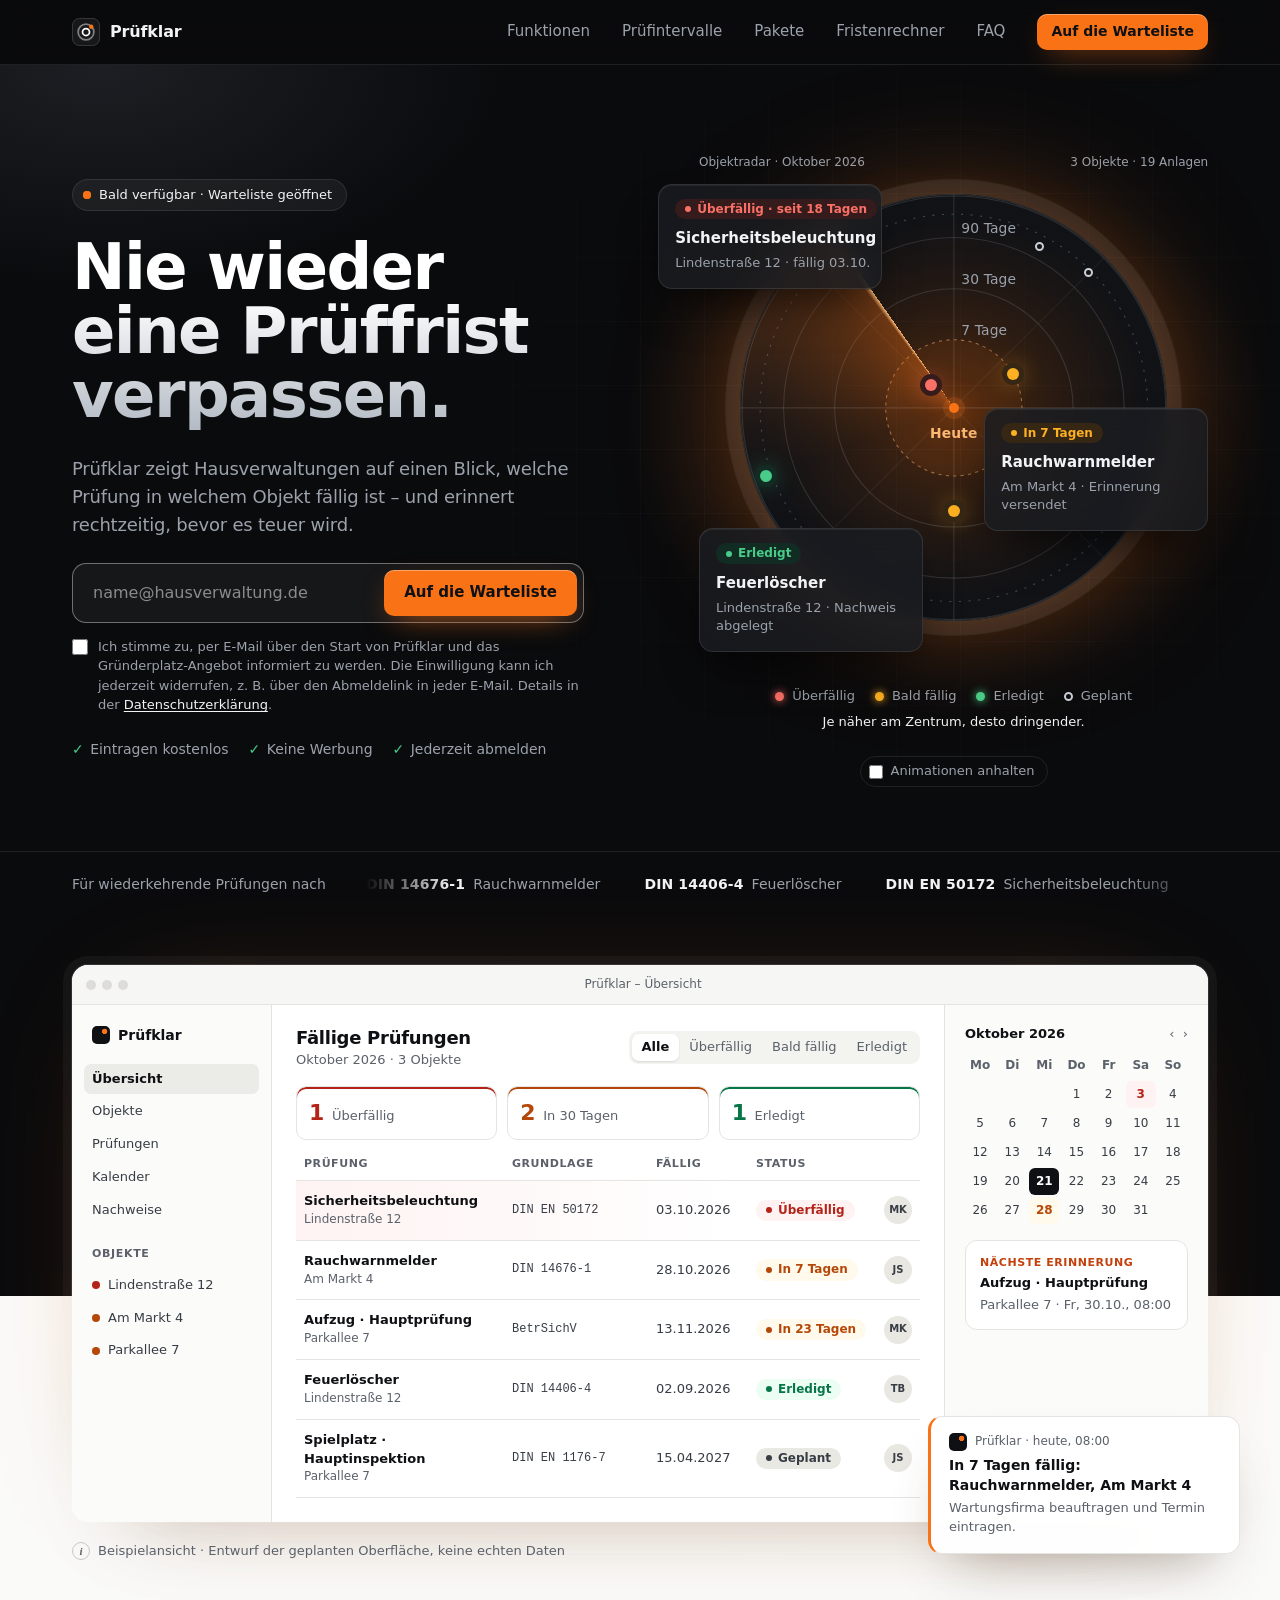
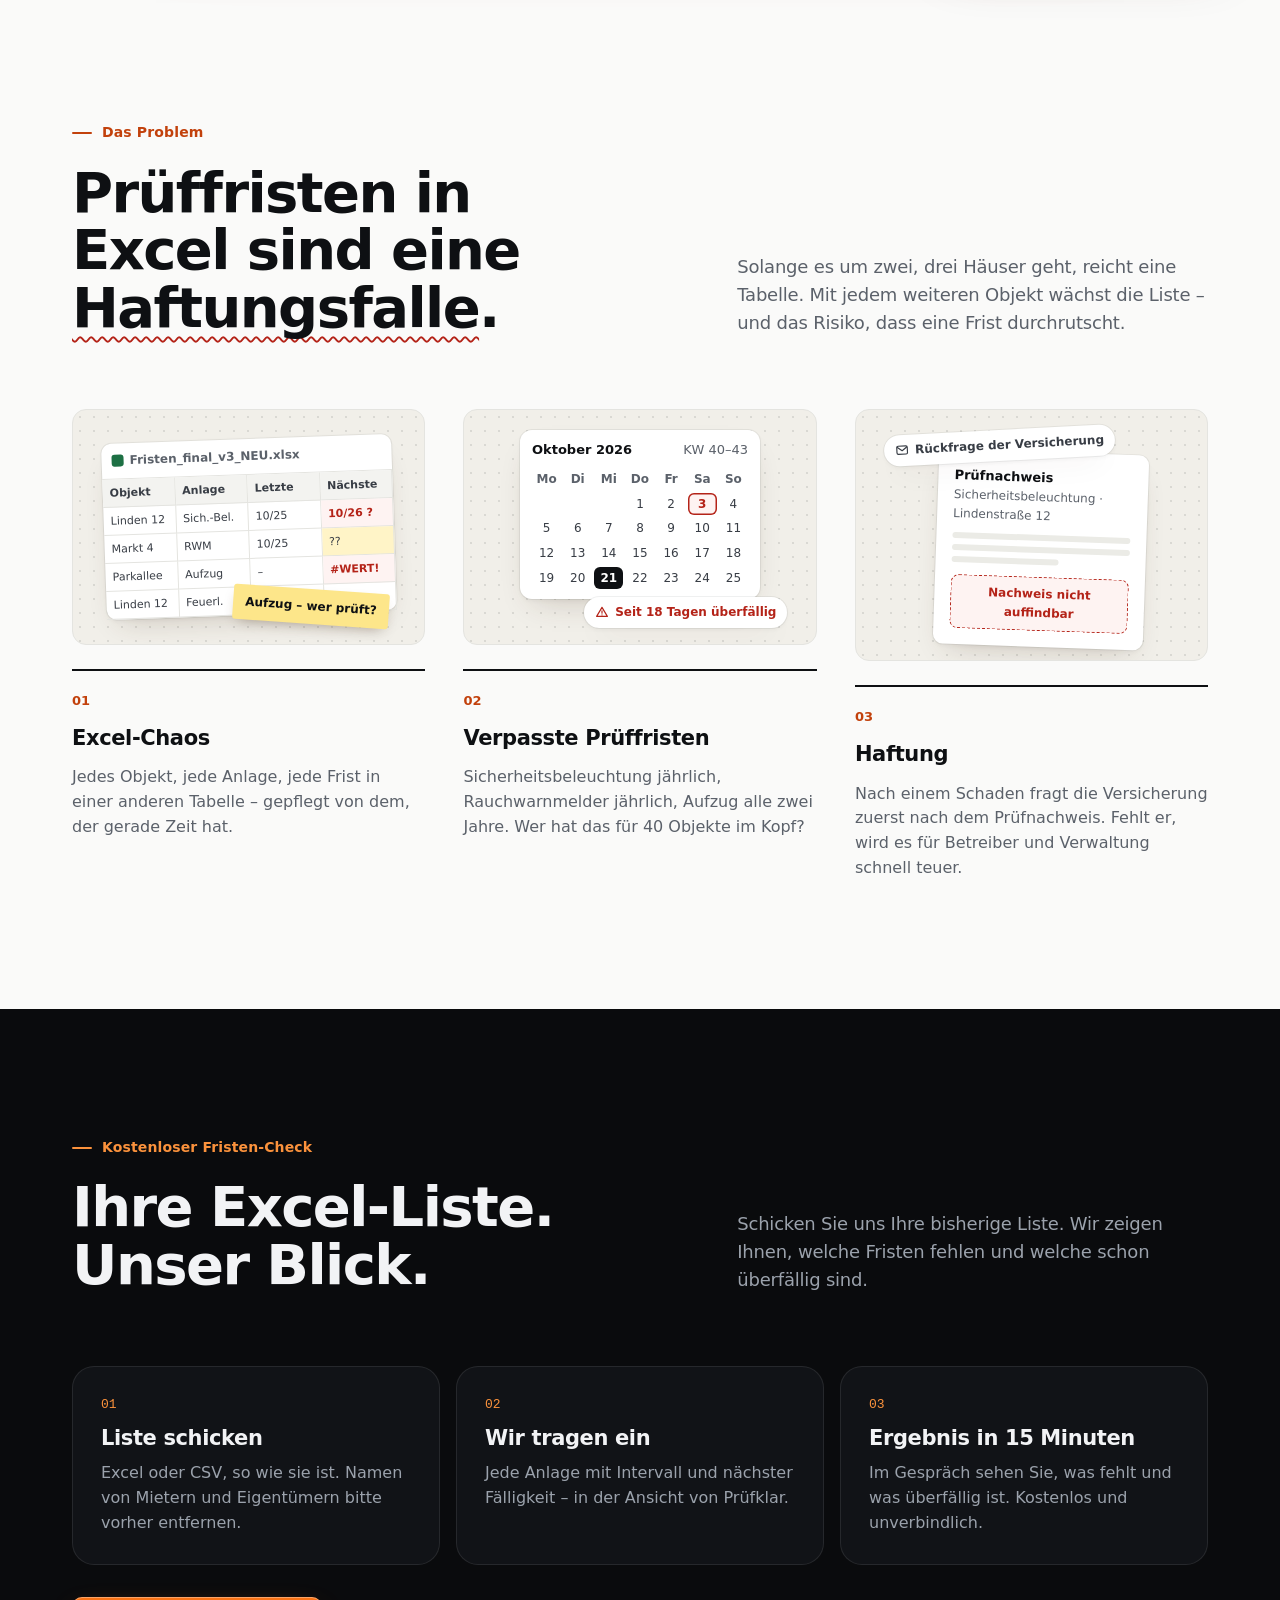
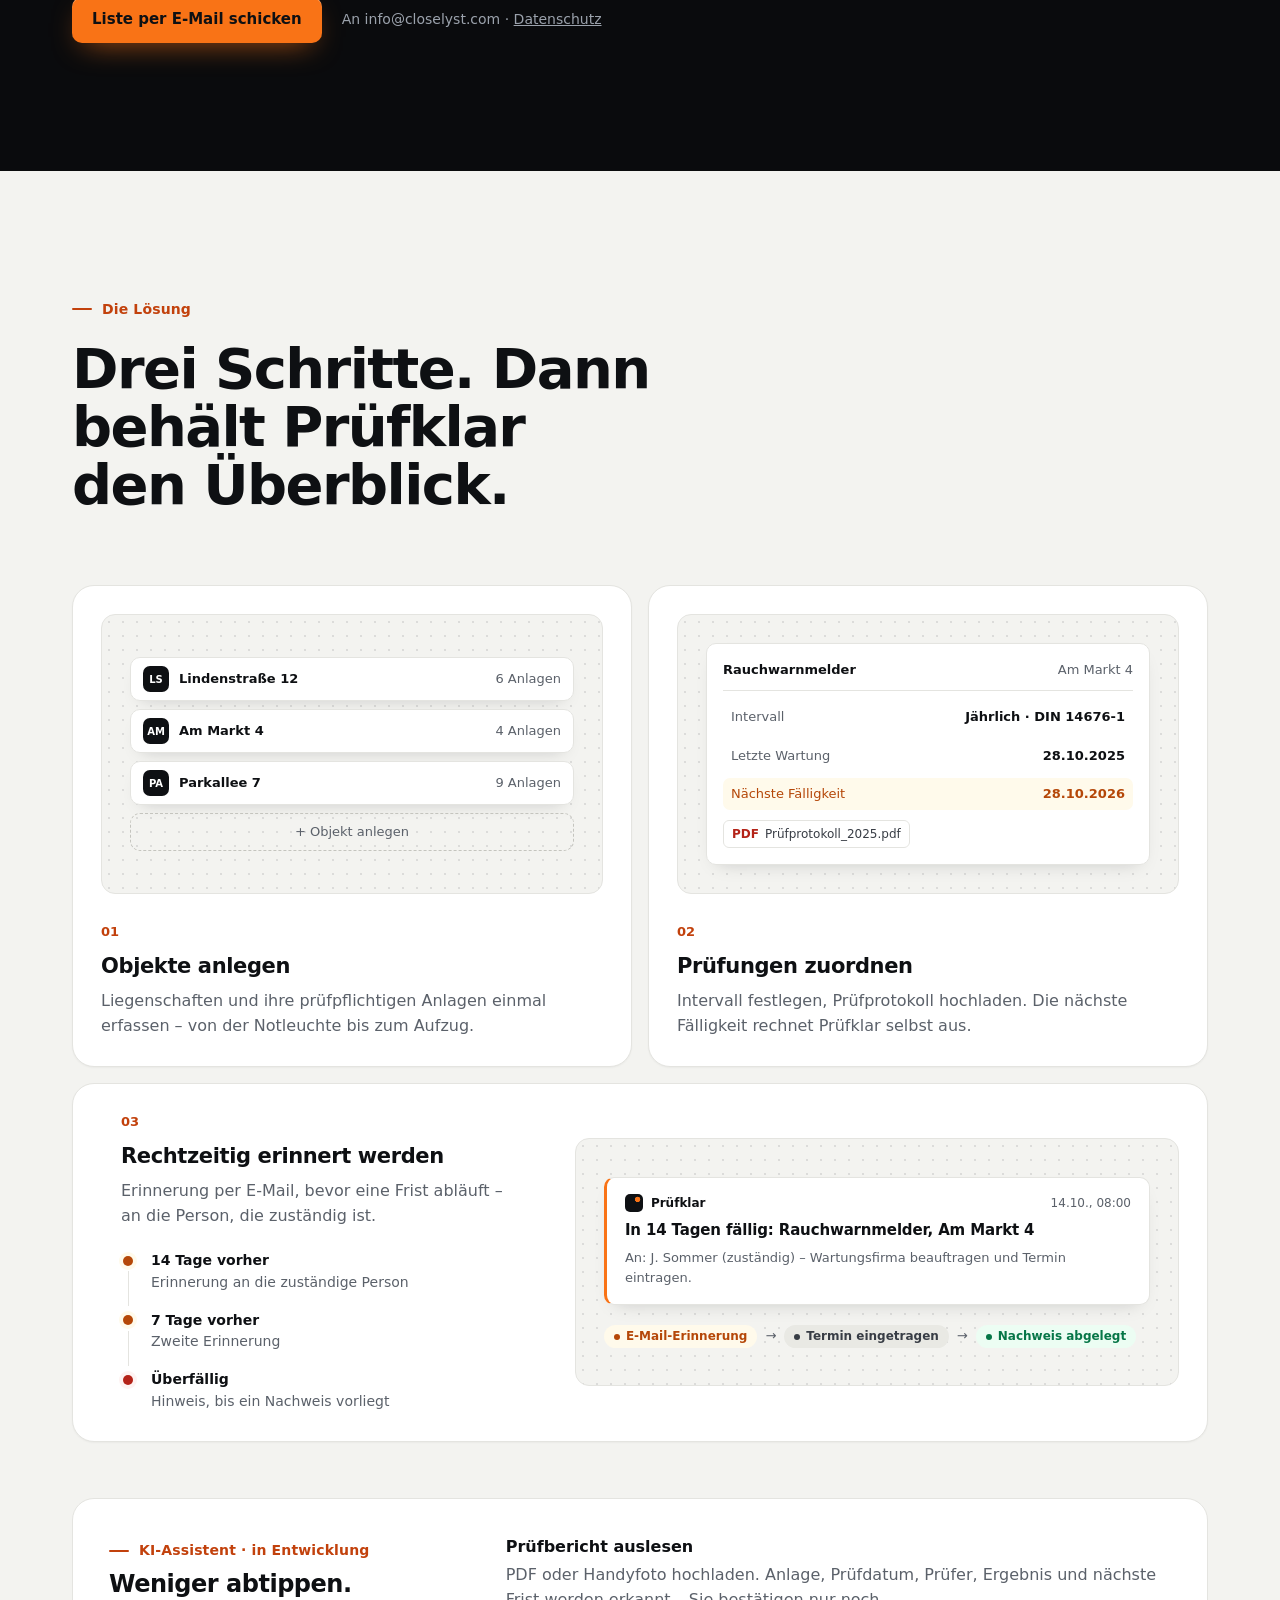
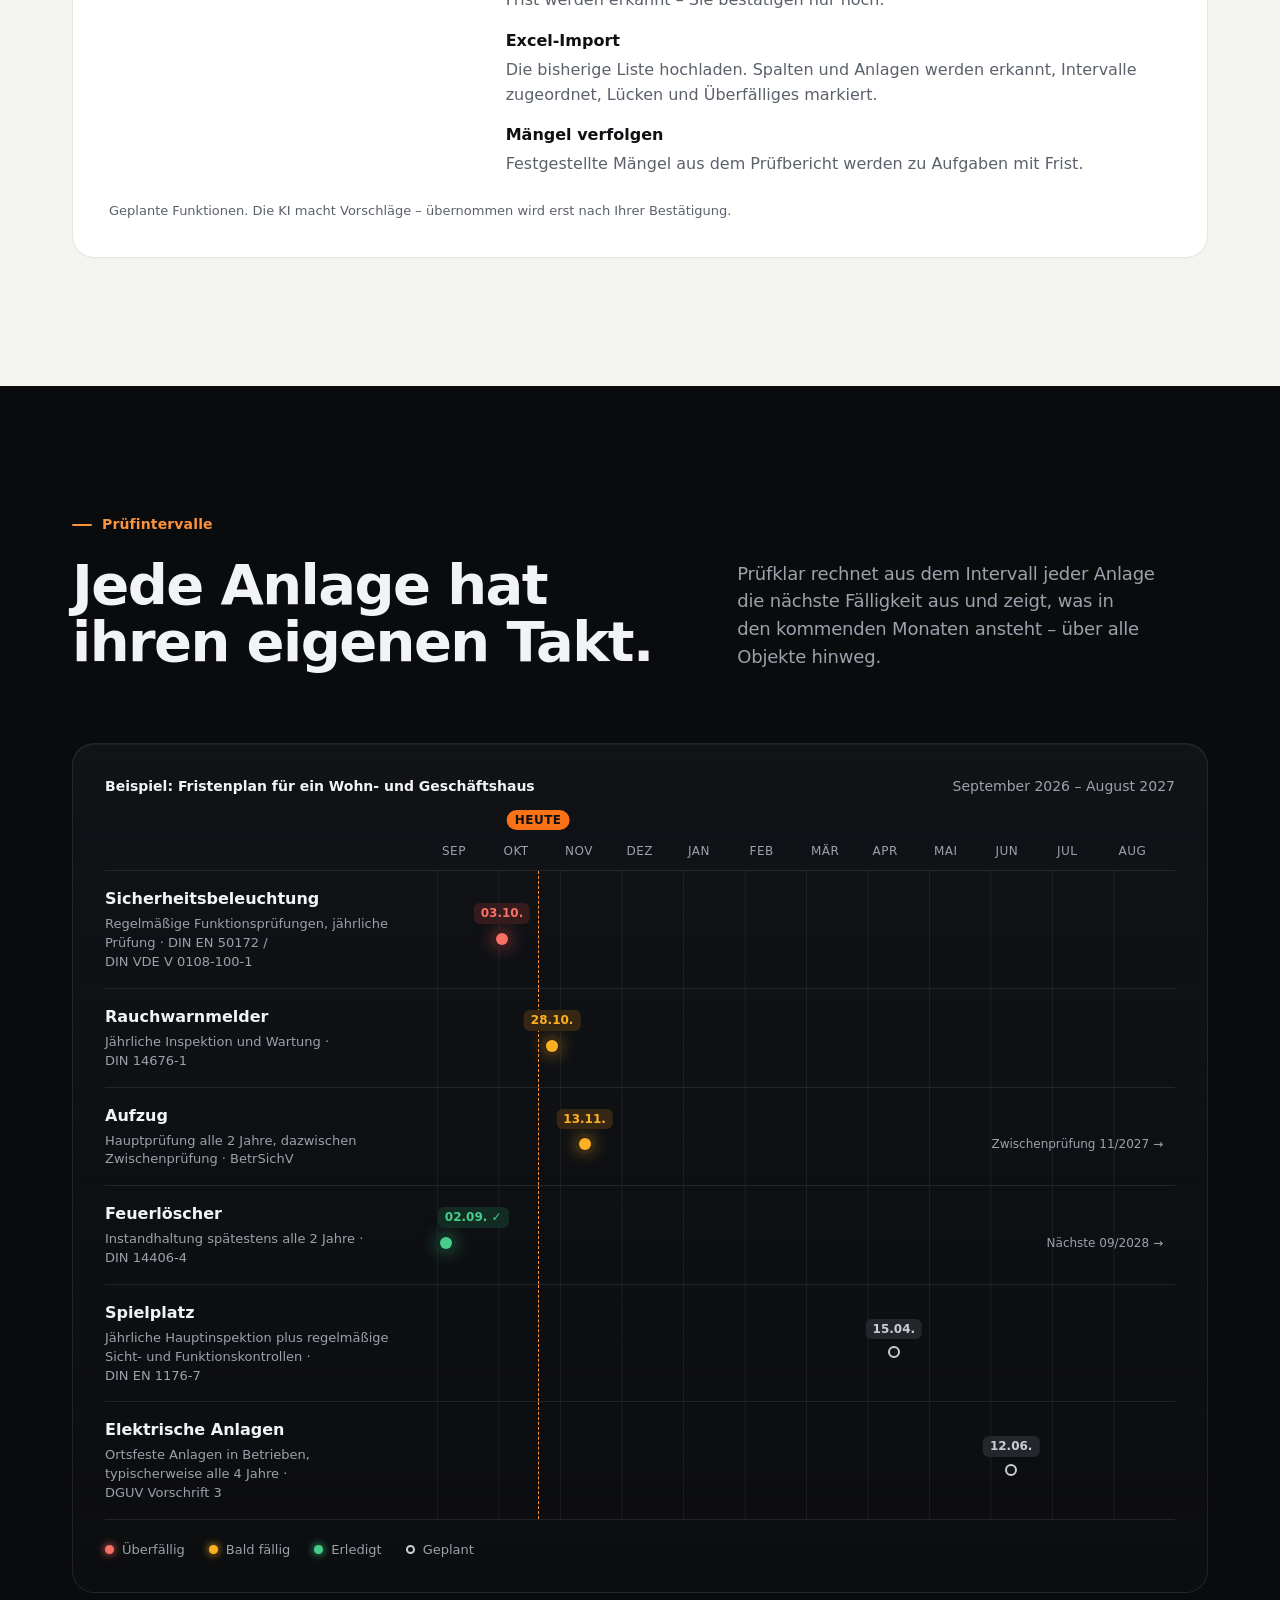
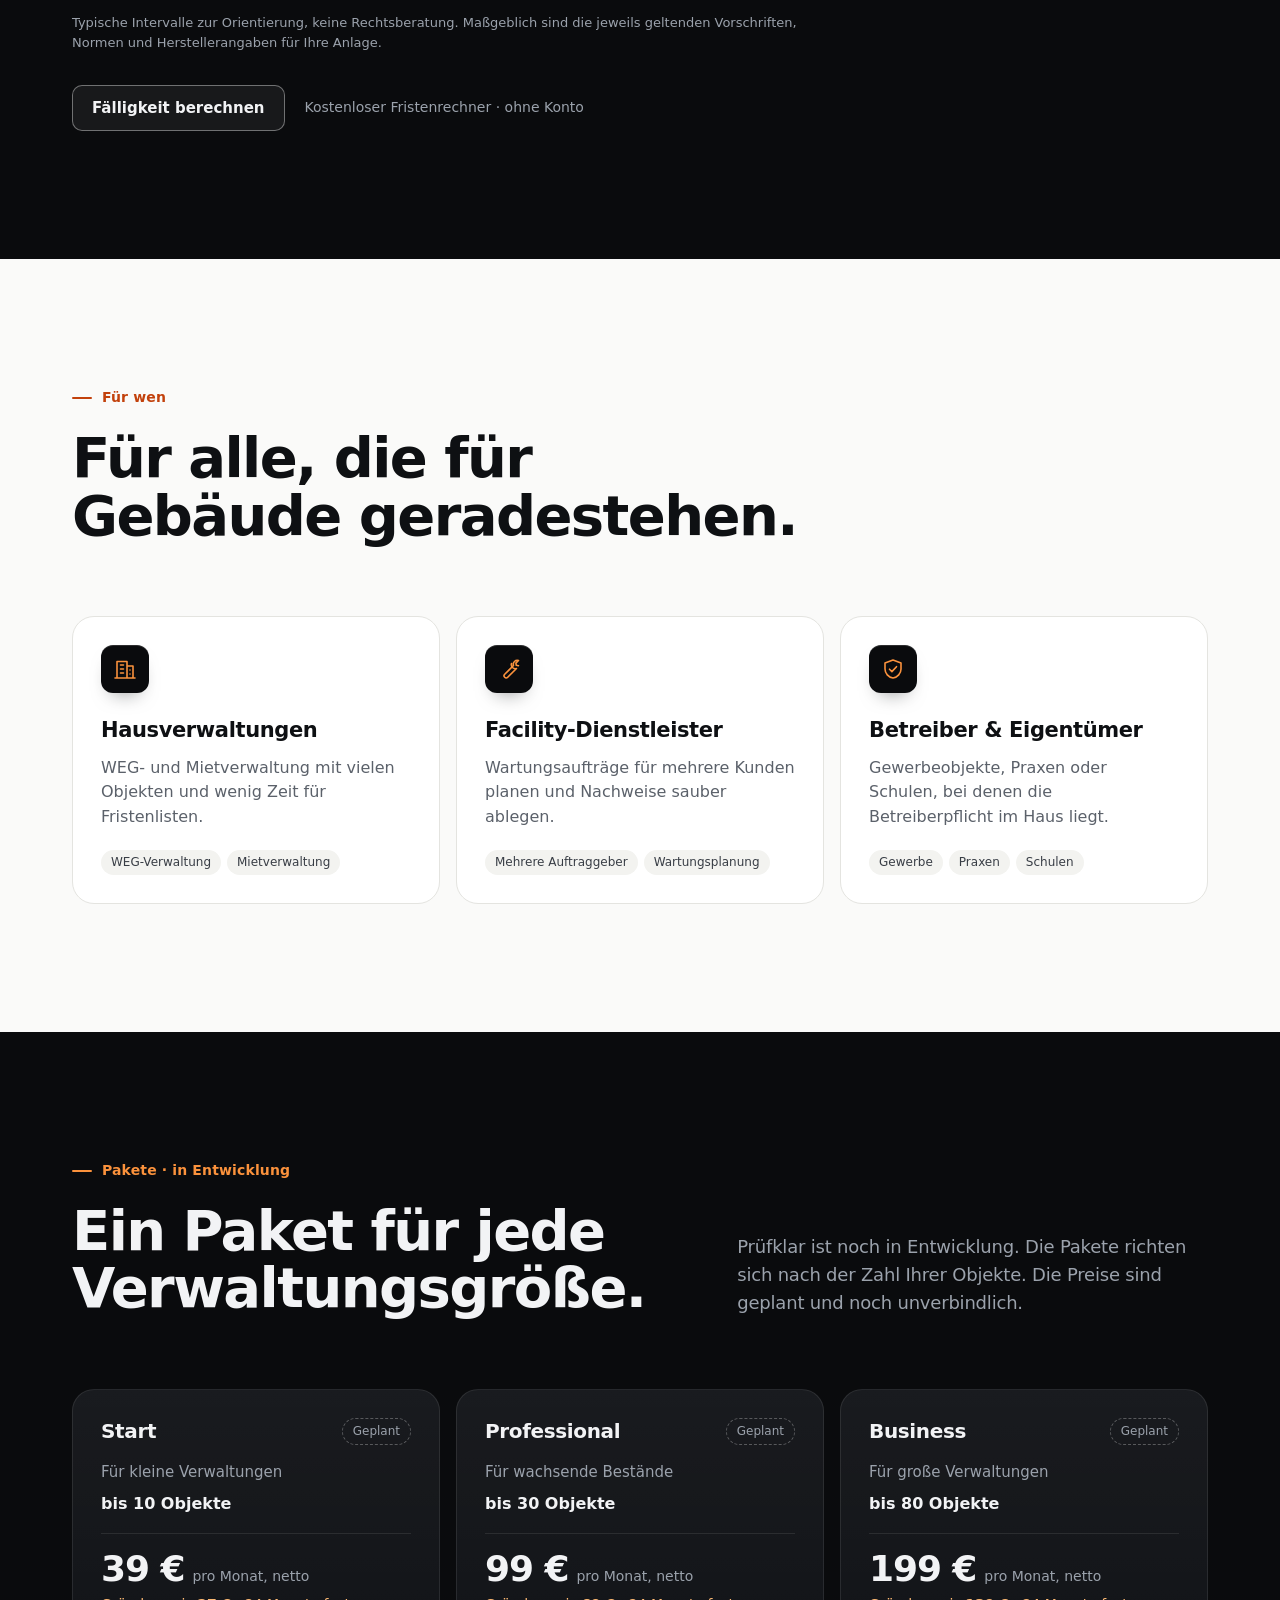
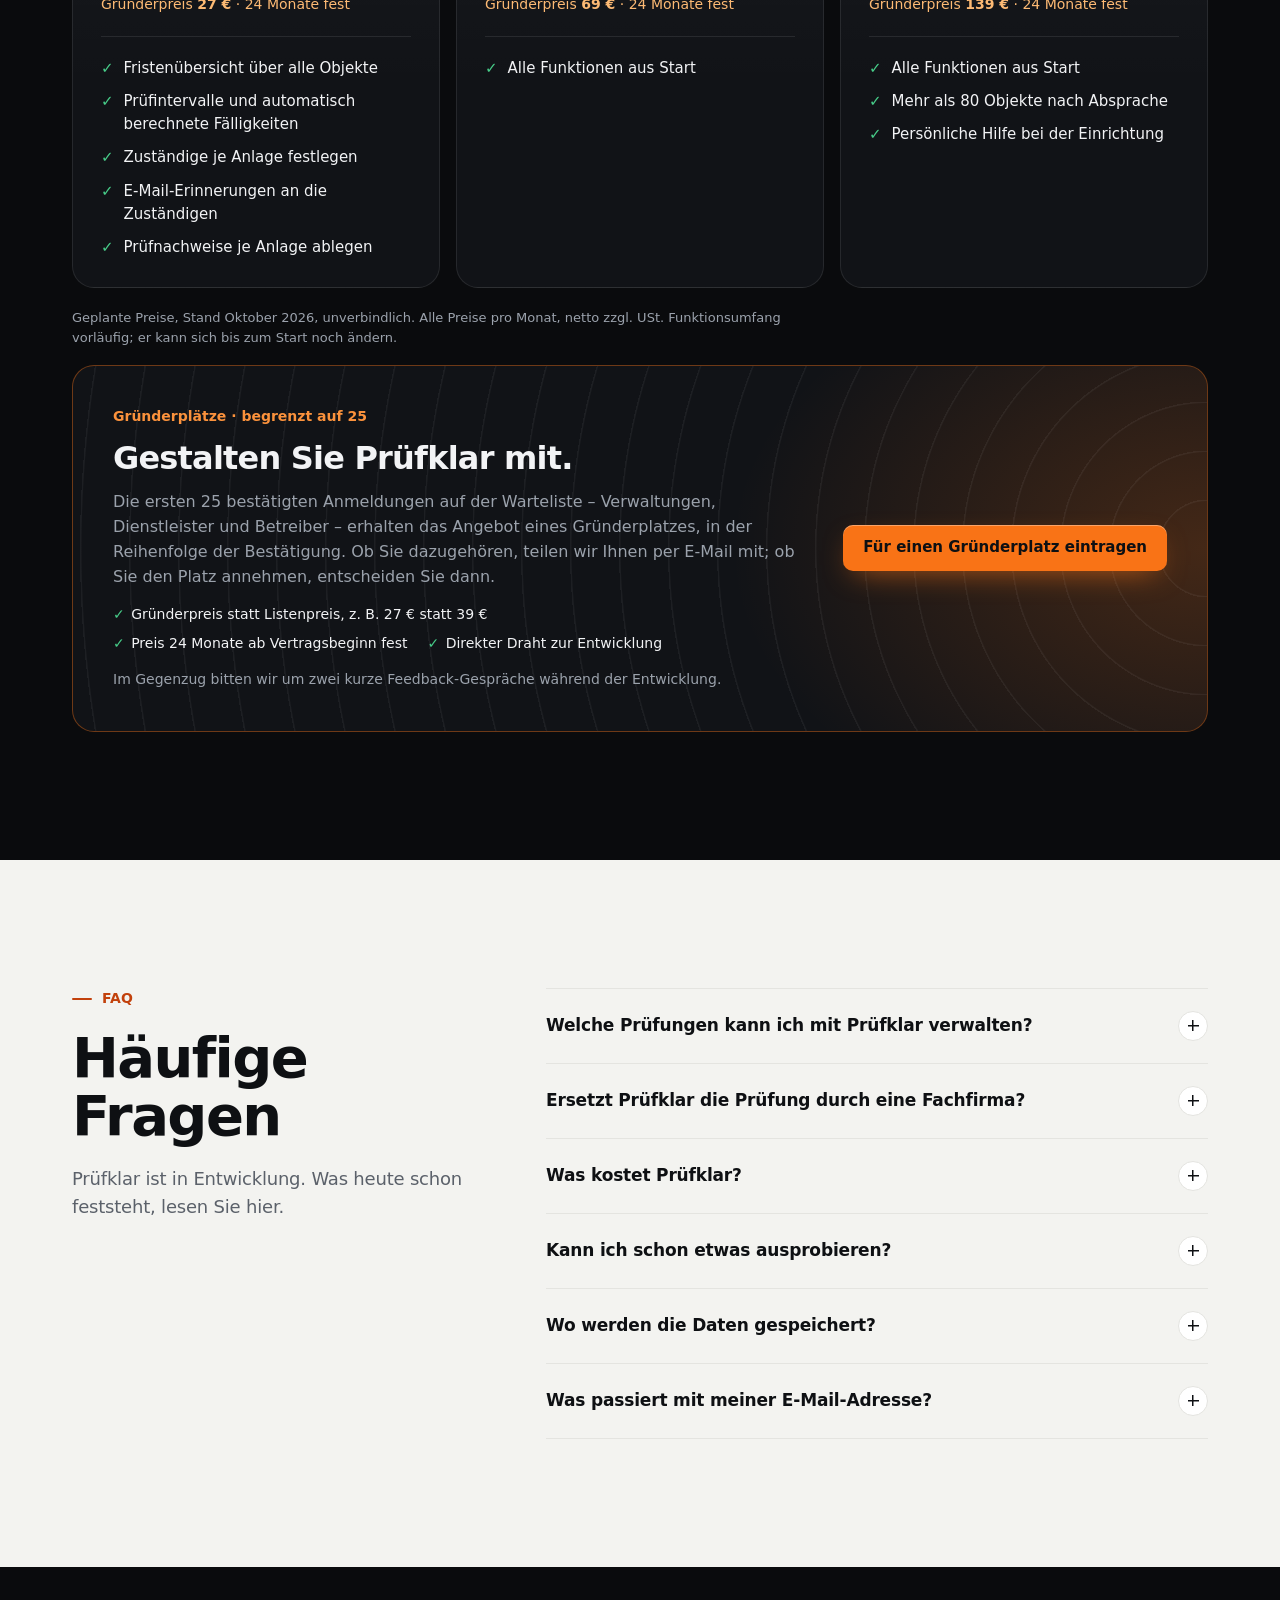
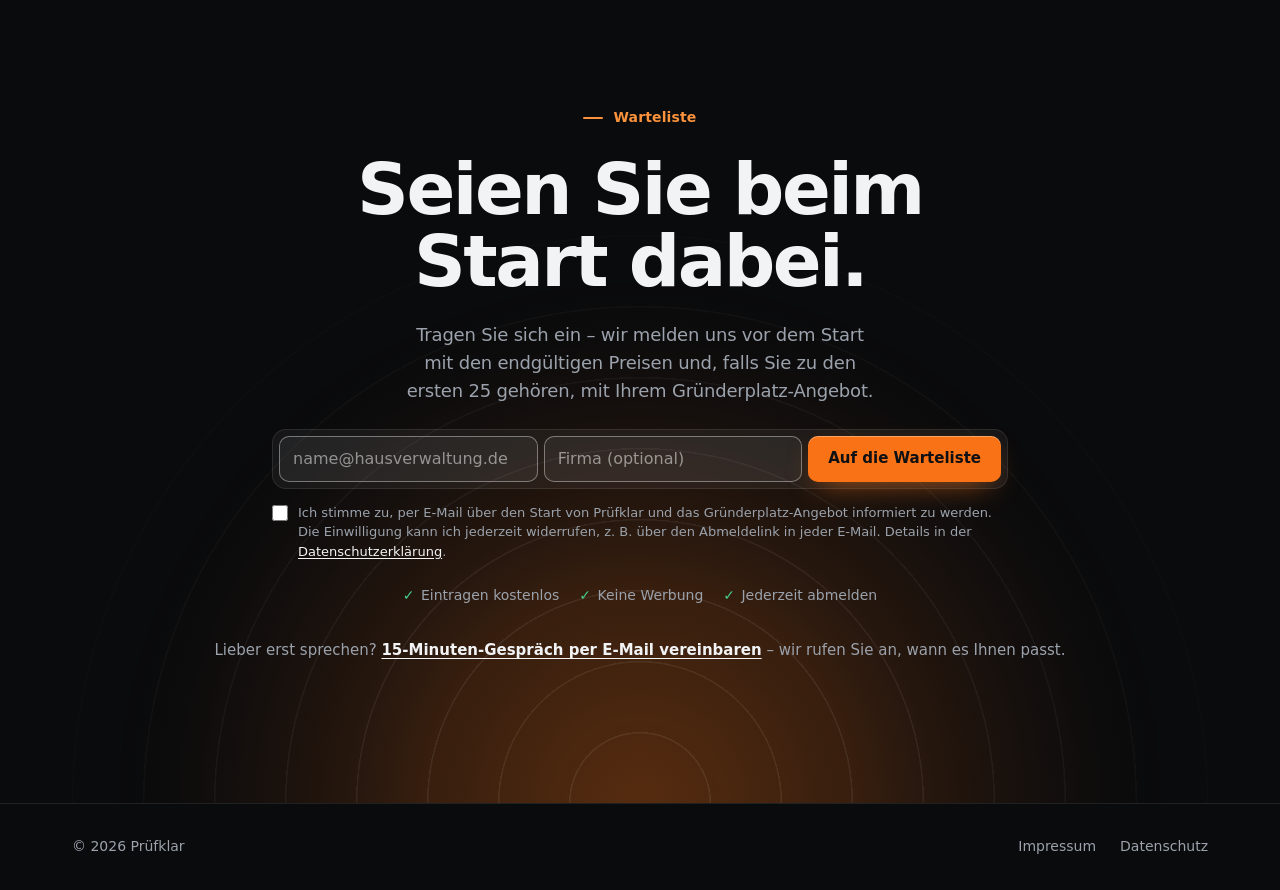
<file: index.html>
<!doctype html>
<html lang="de">
<head>
  <meta charset="utf-8">
  <meta name="viewport" content="width=device-width, initial-scale=1">
  <title>Prüfklar – Nie wieder eine Prüffrist verpassen</title>
  <meta name="description" content="Prüfklar zeigt Hausverwaltungen auf einen Blick, welche Prüfungen in welchem Objekt fällig sind, und erinnert rechtzeitig. Jetzt auf die Warteliste.">
  <meta property="og:title" content="Prüfklar – Nie wieder eine Prüffrist verpassen">
  <meta property="og:description" content="Prüffristen für alle Objekte an einem Ort – mit Erinnerung, bevor es teuer wird.">
  <meta property="og:type" content="website">
  <meta property="og:url" content="https://zipzap1.github.io/pruefklar/">
  <meta property="og:site_name" content="Prüfklar">
  <meta property="og:locale" content="de_DE">
  <meta property="og:image" content="https://zipzap1.github.io/pruefklar/og-image.png">
  <meta property="og:image:width" content="1200">
  <meta property="og:image:height" content="627">
  <meta property="og:image:alt" content="Prüfklar – Nie wieder eine Prüffrist verpassen. Radar-Ansicht mit einer überfälligen Prüfung der Sicherheitsbeleuchtung und einem Rauchwarnmelder, der in 7 Tagen fällig ist.">
  <meta name="twitter:card" content="summary_large_image">
  <link rel="canonical" href="https://zipzap1.github.io/pruefklar/">
  <meta name="theme-color" content="#0a0b0d">
  <link rel="icon" href="data:image/svg+xml,%3Csvg xmlns='http://www.w3.org/2000/svg' viewBox='0 0 32 32'%3E%3Crect width='32' height='32' rx='8' fill='%230E1013'/%3E%3Ccircle cx='16' cy='16' r='9' fill='none' stroke='%23fff' stroke-width='2' opacity='.5'/%3E%3Ccircle cx='16' cy='16' r='4' fill='none' stroke='%23fff' stroke-width='2'/%3E%3Ccircle cx='22' cy='10' r='2.5' fill='%23F97316'/%3E%3C/svg%3E">
  <link rel="stylesheet" href="style.css">
  <link rel="stylesheet" href="pricing.css">
</head>
<body>
  <a class="skip-link" href="#main">Zum Inhalt springen</a>

  <header class="site-header">
    <div class="container site-header__inner">
      <a class="logo" href="./" aria-label="Prüfklar Startseite">
        <svg class="logo__mark" viewBox="0 0 32 32" aria-hidden="true">
          <rect x=".5" y=".5" width="31" height="31" rx="8" />
          <circle cx="16" cy="16" r="9" class="logo__ring" />
          <circle cx="16" cy="16" r="4" class="logo__core" />
          <circle cx="22" cy="10" r="2.5" class="logo__blip" />
        </svg>
        Prüfklar
      </a>
      <nav class="site-nav" aria-label="Hauptnavigation">
        <a href="#funktionen">Funktionen</a>
        <a href="#fristen">Prüfintervalle</a>
        <a href="#pakete">Pakete</a>
        <a href="rechner.html">Fristenrechner</a>
        <a href="#faq">FAQ</a>
      </nav>
      <a class="btn btn--accent btn--sm" href="#warteliste">Auf die Warteliste</a>
    </div>
  </header>

  <main id="main">
    <!-- 1. Hero -->
    <section class="hero dark" aria-labelledby="hero-title">
      <div class="container hero__grid">
        <div class="hero__copy">
          <p class="badge"><span class="badge__dot" aria-hidden="true"></span>Bald verfügbar · Warteliste geöffnet</p>
          <h1 id="hero-title">Nie wieder eine Prüffrist verpassen.</h1>
          <p class="lead">Prüfklar zeigt Hausverwaltungen auf einen Blick, welche Prüfung in welchem Objekt fällig ist – und erinnert rechtzeitig, bevor es teuer wird.</p>

          <form class="signup" action="https://397383a5.sibforms.com/serve/[base64]" method="post">
            <div class="signup__row">
              <label class="visually-hidden" for="email-hero">E-Mail-Adresse</label>
              <input class="input" id="email-hero" type="email" name="EMAIL" autocomplete="email" placeholder="name@hausverwaltung.de" required>
              <button class="btn btn--accent" type="submit">Auf die Warteliste</button>
            </div>
            <label class="consent">
              <input type="checkbox" name="OPT_IN" value="1" required>
              <span>Ich stimme zu, per E-Mail über den Start von Prüfklar und das Gründerplatz-Angebot informiert zu werden. Die Einwilligung kann ich jederzeit widerrufen, z.&nbsp;B. über den Abmeldelink in jeder E-Mail. Details in der <a href="datenschutz.html#warteliste">Datenschutzerklärung</a>.</span>
            </label>
            <input type="text" name="email_address_check" value="" hidden>
            <input type="hidden" name="locale" value="de">
            <input type="hidden" name="html_type" value="simple">
            <input type="hidden" name="lists_30[]" value="3">
          </form>

          <ul class="chips" aria-label="Vorteile der Warteliste">
            <li>Eintragen kostenlos</li>
            <li>Keine Werbung</li>
            <li>Jederzeit abmelden</li>
          </ul>
        </div>

        <!-- Radar: Zentrum = heute, Ringe = 7 / 30 / 90 Tage. --a = Winkel (Grad), --r = Abstand in % der Breite -->
        <div class="radar-wrap">
          <div class="radar" role="img" aria-label="Beispielhafte Radar-Ansicht: Je näher eine Prüfung am Zentrum liegt, desto früher ist sie fällig; die Ringe stehen für 7, 30 und 90 Tage. Sicherheitsbeleuchtung, Lindenstraße 12: seit 18 Tagen überfällig. Rauchwarnmelder, Am Markt 4: in 7 Tagen fällig, Erinnerung versendet. Aufzug, Parkallee 7: in 23 Tagen fällig. Feuerlöscher, Lindenstraße 12: erledigt, Nachweis abgelegt.">
            <p class="radar__hud"><span>Objektradar · Oktober 2026</span><span>3 Objekte · 19 Anlagen</span></p>
            <div class="radar__scope">
              <svg class="radar__grid" viewBox="0 0 400 400" aria-hidden="true">
                <circle class="r-zone" cx="200" cy="200" r="64" />
                <circle cx="200" cy="200" r="199" />
                <circle class="r-ticks" cx="200" cy="200" r="182" />
                <circle cx="200" cy="200" r="160" />
                <circle cx="200" cy="200" r="112" />
                <path d="M0 200H400M200 0V400" />
                <path class="r-diag" d="M59 59L341 341M341 59L59 341" />
                <text x="207" y="132">7 Tage</text>
                <text x="207" y="84">30 Tage</text>
                <text x="207" y="36">90 Tage</text>
                <text class="r-core" x="200" y="228" text-anchor="middle">Heute</text>
              </svg>
              <span class="radar__sweep"></span>
              <span class="blip s-overdue" style="--a:315;--r:7.5"></span>
              <span class="blip s-soon" style="--a:60;--r:16"></span>
              <span class="blip s-soon" style="--a:180;--r:24.4"></span>
              <span class="blip s-done" style="--a:250;--r:47"></span>
              <span class="blip blip--sm s-plan" style="--a:28;--r:42.8"></span>
              <span class="blip blip--sm s-plan" style="--a:45;--r:44.8"></span>
              <span class="radar__core"></span>
            </div>
            <div class="scard scard--a">
              <span class="pill s-overdue">Überfällig · seit 18 Tagen</span>
              <strong>Sicherheitsbeleuchtung</strong>
              <span>Lindenstraße 12 · fällig 03.10.</span>
            </div>
            <div class="scard scard--b">
              <span class="pill s-soon">In 7 Tagen</span>
              <strong>Rauchwarnmelder</strong>
              <span>Am Markt 4 · Erinnerung versendet</span>
            </div>
            <div class="scard scard--c">
              <span class="pill s-done">Erledigt</span>
              <strong>Feuerlöscher</strong>
              <span>Lindenstraße 12 · Nachweis abgelegt</span>
            </div>
          </div>
          <p class="radar__legend">
            <span class="key s-overdue">Überfällig</span>
            <span class="key s-soon">Bald fällig</span>
            <span class="key s-done">Erledigt</span>
            <span class="key s-plan">Geplant</span>
            <span class="radar__hint">Je näher am Zentrum, desto dringender.</span>
          </p>
          <!-- Stoppt Radar, Laufband und übrige Animationen ohne JavaScript (CSS :has); bewusst ohne name und außerhalb der Formulare -->
          <label class="motion-toggle"><input type="checkbox" id="motion-pause">Animationen anhalten</label>
        </div>
      </div>
    </section>

    <!-- Normen-Laufband -->
    <section class="norms dark" aria-label="Regelwerke, auf die Prüfklar ausgerichtet ist">
      <div class="container norms__inner">
        <p class="norms__label">Für wiederkehrende Prüfungen nach</p>
        <div class="marquee">
          <div class="marquee__track">
            <ul>
              <li><b>DIN 14676-1</b> Rauchwarnmelder</li>
              <li><b>DIN 14406-4</b> Feuerlöscher</li>
              <li><b>DIN EN 50172</b> Sicherheitsbeleuchtung</li>
              <li><b>DIN VDE V 0108-100-1</b> Sicherheitsbeleuchtung</li>
              <li><b>BetrSichV</b> Aufzüge</li>
              <li><b>DGUV Vorschrift 3</b> Elektrische Anlagen</li>
              <li><b>DIN EN 1176-7</b> Spielplätze</li>
            </ul>
            <ul aria-hidden="true">
              <li><b>DIN 14676-1</b> Rauchwarnmelder</li>
              <li><b>DIN 14406-4</b> Feuerlöscher</li>
              <li><b>DIN EN 50172</b> Sicherheitsbeleuchtung</li>
              <li><b>DIN VDE V 0108-100-1</b> Sicherheitsbeleuchtung</li>
              <li><b>BetrSichV</b> Aufzüge</li>
              <li><b>DGUV Vorschrift 3</b> Elektrische Anlagen</li>
              <li><b>DIN EN 1176-7</b> Spielplätze</li>
            </ul>
          </div>
        </div>
      </div>
    </section>

    <!-- Produktvorschau -->
    <section class="showcase" aria-label="Produktvorschau">
      <div class="container">
        <figure class="app">
          <div class="app__frame" role="img" aria-label="Beispielansicht der geplanten Anwendung: Liste fälliger Prüfungen mit Status überfällig, bald fällig, erledigt und geplant, daneben ein Monatskalender für Oktober 2026 und eine E-Mail-Erinnerung: In 7 Tagen fällig, Rauchwarnmelder, Am Markt 4.">
            <div class="app__bar"><span></span><span></span><span></span><em>Prüfklar – Übersicht</em></div>
            <div class="app__body">
              <div class="app__side">
                <b class="app__brand"><i class="brand-chip"></i>Prüfklar</b>
                <ul class="app__nav">
                  <li class="is-active">Übersicht</li>
                  <li>Objekte</li>
                  <li>Prüfungen</li>
                  <li>Kalender</li>
                  <li>Nachweise</li>
                </ul>
                <p class="app__label">Objekte</p>
                <ul class="app__nav">
                  <li><i class="dot s-overdue"></i>Lindenstraße 12</li>
                  <li><i class="dot s-soon"></i>Am Markt 4</li>
                  <li><i class="dot s-soon"></i>Parkallee 7</li>
                </ul>
              </div>
              <div class="app__main">
                <div class="app__head">
                  <div><strong>Fällige Prüfungen</strong><span class="app__meta">Oktober 2026 · 3 Objekte</span></div>
                  <div class="seg"><span class="is-on">Alle</span><span>Überfällig</span><span>Bald fällig</span><span>Erledigt</span></div>
                </div>
                <div class="kpis">
                  <div class="kpi s-overdue"><b>1</b>Überfällig</div>
                  <div class="kpi s-soon"><b>2</b>In 30&nbsp;Tagen</div>
                  <div class="kpi s-done"><b>1</b>Erledigt</div>
                </div>
                <div class="rows">
                  <div class="row row--head"><span>Prüfung</span><span>Grundlage</span><span>Fällig</span><span>Status</span><span></span></div>
                  <div class="row row--alert"><span>Sicherheitsbeleuchtung<small>Lindenstraße 12</small></span><span class="row__norm">DIN EN 50172</span><span class="row__date">03.10.2026</span><span><i class="pill s-overdue">Überfällig</i></span><span class="avatar">MK</span></div>
                  <div class="row"><span>Rauchwarnmelder<small>Am Markt 4</small></span><span class="row__norm">DIN 14676‑1</span><span class="row__date">28.10.2026</span><span><i class="pill s-soon">In 7 Tagen</i></span><span class="avatar">JS</span></div>
                  <div class="row"><span>Aufzug · Hauptprüfung<small>Parkallee 7</small></span><span class="row__norm">BetrSichV</span><span class="row__date">13.11.2026</span><span><i class="pill s-soon">In 23 Tagen</i></span><span class="avatar">MK</span></div>
                  <div class="row"><span>Feuerlöscher<small>Lindenstraße 12</small></span><span class="row__norm">DIN 14406‑4</span><span class="row__date">02.09.2026</span><span><i class="pill s-done">Erledigt</i></span><span class="avatar">TB</span></div>
                  <div class="row"><span>Spielplatz · Hauptinspektion<small>Parkallee 7</small></span><span class="row__norm">DIN EN 1176‑7</span><span class="row__date">15.04.2027</span><span><i class="pill s-plan">Geplant</i></span><span class="avatar">JS</span></div>
                </div>
              </div>
              <div class="app__aside">
                <div class="cal">
                  <div class="cal__head"><strong>Oktober 2026</strong><span>‹&nbsp;&nbsp;›</span></div>
                  <div class="cal__grid">
                    <span class="wd">Mo</span><span class="wd">Di</span><span class="wd">Mi</span><span class="wd">Do</span><span class="wd">Fr</span><span class="wd">Sa</span><span class="wd">So</span>
                    <span></span><span></span><span></span><span>1</span><span>2</span><span class="s-overdue">3</span><span>4</span>
                    <span>5</span><span>6</span><span>7</span><span>8</span><span>9</span><span>10</span><span>11</span>
                    <span>12</span><span>13</span><span>14</span><span>15</span><span>16</span><span>17</span><span>18</span>
                    <span>19</span><span>20</span><span class="is-today">21</span><span>22</span><span>23</span><span>24</span><span>25</span>
                    <span>26</span><span>27</span><span class="s-soon">28</span><span>29</span><span>30</span><span>31</span><span></span>
                  </div>
                </div>
                <div class="next">
                  <span class="next__label">Nächste Erinnerung</span>
                  <strong>Aufzug · Hauptprüfung</strong>
                  <span>Parkallee 7 · Fr, 30.10., 08:00</span>
                </div>
              </div>
            </div>
          </div>
          <div class="toast" aria-hidden="true">
            <span class="toast__from"><i class="brand-chip"></i>Prüfklar · heute, 08:00</span>
            <strong>In 7 Tagen fällig: Rauchwarnmelder, Am Markt 4</strong>
            <span>Wartungsfirma beauftragen und Termin eintragen.</span>
          </div>
          <figcaption class="app__note">Beispielansicht · Entwurf der geplanten Oberfläche, keine echten Daten</figcaption>
        </figure>
      </div>
    </section>

    <!-- 2. Problem -->
    <section class="section" aria-labelledby="problem-title">
      <div class="container">
        <div class="section__head section__head--split">
          <p class="eyebrow">Das Problem</p>
          <h2 id="problem-title">Prüffristen in Excel sind eine <span class="squiggle">Haftungsfalle</span>.</h2>
          <p class="lead">Solange es um zwei, drei Häuser geht, reicht eine Tabelle. Mit jedem weiteren Objekt wächst die Liste – und das Risiko, dass eine Frist durchrutscht.</p>
        </div>
        <ol class="problems">
          <li class="problem reveal">
            <div class="stage" aria-hidden="true">
              <div class="sheet">
                <p class="sheet__file">Fristen_final_v3_NEU.xlsx</p>
                <div class="sheet__grid">
                  <span>Objekt</span><span>Anlage</span><span>Letzte</span><span>Nächste</span>
                  <span>Linden 12</span><span>Sich.-Bel.</span><span>10/25</span><span class="s-overdue">10/26 ?</span>
                  <span>Markt 4</span><span>RWM</span><span>10/25</span><span class="is-warn">??</span>
                  <span>Parkallee</span><span>Aufzug</span><span>–</span><span class="s-overdue">#WERT!</span>
                  <span>Linden 12</span><span>Feuerl.</span><span>09/24</span><span></span>
                </div>
              </div>
              <span class="sticky">Aufzug – wer prüft?</span>
            </div>
            <span class="problem__num" aria-hidden="true">01</span>
            <h3>Excel-Chaos</h3>
            <p>Jedes Objekt, jede Anlage, jede Frist in einer anderen Tabelle – gepflegt von dem, der gerade Zeit hat.</p>
          </li>
          <li class="problem reveal">
            <div class="stage" aria-hidden="true">
              <div class="cal cal--card">
                <div class="cal__head"><strong>Oktober 2026</strong><span>KW 40–43</span></div>
                <div class="cal__grid">
                  <span class="wd">Mo</span><span class="wd">Di</span><span class="wd">Mi</span><span class="wd">Do</span><span class="wd">Fr</span><span class="wd">Sa</span><span class="wd">So</span>
                  <span></span><span></span><span></span><span>1</span><span>2</span><span class="s-overdue is-missed">3</span><span>4</span>
                  <span>5</span><span>6</span><span>7</span><span>8</span><span>9</span><span>10</span><span>11</span>
                  <span>12</span><span>13</span><span>14</span><span>15</span><span>16</span><span>17</span><span>18</span>
                  <span>19</span><span>20</span><span class="is-today">21</span><span>22</span><span>23</span><span>24</span><span>25</span>
                </div>
              </div>
              <span class="flag"><svg class="i" viewBox="0 0 24 24"><path d="M12 4 2.8 19.5h18.4z" /><path d="M12 10v4M12 17h.01" /></svg>Seit 18 Tagen überfällig</span>
            </div>
            <span class="problem__num" aria-hidden="true">02</span>
            <h3>Verpasste Prüffristen</h3>
            <p>Sicherheitsbeleuchtung jährlich, Rauchwarnmelder jährlich, Aufzug alle zwei Jahre. Wer hat das für 40 Objekte im Kopf?</p>
          </li>
          <li class="problem reveal">
            <div class="stage" aria-hidden="true">
              <div class="doc">
                <b>Prüfnachweis</b>
                <small>Sicherheitsbeleuchtung · Lindenstraße 12</small>
                <i></i><i></i><i></i>
                <em>Nachweis nicht auffindbar</em>
              </div>
              <span class="note"><svg class="i" viewBox="0 0 24 24"><rect x="3" y="5" width="18" height="14" rx="2.5" /><path d="m4 7 8 6 8-6" /></svg>Rückfrage der Versicherung</span>
            </div>
            <span class="problem__num" aria-hidden="true">03</span>
            <h3>Haftung</h3>
            <p>Nach einem Schaden fragt die Versicherung zuerst nach dem Prüfnachweis. Fehlt er, wird es für Betreiber und Verwaltung schnell teuer.</p>
          </li>
        </ol>
      </div>
    </section>

    <!-- 2b. Kostenloser Fristen-Check: Liste per E-Mail, Ergebnis im Gespräch -->
    <section class="section dark" id="fristen-check" aria-labelledby="check-title">
      <div class="container">
        <div class="section__head section__head--split">
          <p class="eyebrow">Kostenloser Fristen-Check</p>
          <h2 id="check-title">Ihre Excel-Liste. Unser Blick.</h2>
          <p class="lead">Schicken Sie uns Ihre bisherige Liste. Wir zeigen Ihnen, welche Fristen fehlen und welche schon überfällig sind.</p>
        </div>
        <ol class="check-steps" role="list">
          <li class="check-step"><span class="check-step__num" aria-hidden="true">01</span><h3>Liste schicken</h3><p>Excel oder CSV, so wie sie ist. Namen von Mietern und Eigentümern bitte vorher entfernen.</p></li>
          <li class="check-step"><span class="check-step__num" aria-hidden="true">02</span><h3>Wir tragen ein</h3><p>Jede Anlage mit Intervall und nächster Fälligkeit – in der Ansicht von Prüfklar.</p></li>
          <li class="check-step"><span class="check-step__num" aria-hidden="true">03</span><h3>Ergebnis in 15&nbsp;Minuten</h3><p>Im Gespräch sehen Sie, was fehlt und was überfällig ist. Kostenlos und unverbindlich.</p></li>
        </ol>
        <p class="fristen-cta"><a class="btn btn--accent" href="mailto:info@closelyst.com?subject=Kostenloser%20Fristen-Check">Liste per E-Mail schicken</a><span>An info@closelyst.com · <a href="datenschutz.html#fristen-check">Datenschutz</a></span></p>
      </div>
    </section>

    <!-- 3. Lösung -->
    <section class="section section--tint" id="funktionen" aria-labelledby="solution-title">
      <div class="container">
        <div class="section__head">
          <p class="eyebrow">Die Lösung</p>
          <h2 id="solution-title">Drei Schritte. Dann behält Prüfklar den Überblick.</h2>
        </div>
        <ol class="bento">
          <li class="tile reveal">
            <div class="stage" aria-hidden="true">
              <div class="mini orow"><i class="obj">LS</i><b>Lindenstraße 12</b><span>6 Anlagen</span></div>
              <div class="mini orow"><i class="obj">AM</i><b>Am Markt 4</b><span>4 Anlagen</span></div>
              <div class="mini orow"><i class="obj">PA</i><b>Parkallee 7</b><span>9 Anlagen</span></div>
              <div class="orow orow--add">+ Objekt anlegen</div>
            </div>
            <div class="tile__text">
              <span class="tile__num" aria-hidden="true">01</span>
              <h3>Objekte anlegen</h3>
              <p>Liegenschaften und ihre prüfpflichtigen Anlagen einmal erfassen – von der Notleuchte bis zum Aufzug.</p>
            </div>
          </li>
          <li class="tile reveal">
            <div class="stage" aria-hidden="true">
              <div class="mini spec">
                <div class="spec__title"><b>Rauchwarnmelder</b><span>Am Markt 4</span></div>
                <div class="field"><span>Intervall</span><b>Jährlich · DIN 14676‑1</b></div>
                <div class="field"><span>Letzte Wartung</span><b>28.10.2025</b></div>
                <div class="field field--hl"><span>Nächste Fälligkeit</span><b>28.10.2026</b></div>
                <span class="file">Prüfprotokoll_2025.pdf</span>
              </div>
            </div>
            <div class="tile__text">
              <span class="tile__num" aria-hidden="true">02</span>
              <h3>Prüfungen zuordnen</h3>
              <p>Intervall festlegen, Prüfprotokoll hochladen. Die nächste Fälligkeit rechnet Prüfklar selbst aus.</p>
            </div>
          </li>
          <li class="tile tile--wide reveal">
            <div class="tile__text">
              <span class="tile__num" aria-hidden="true">03</span>
              <h3>Rechtzeitig erinnert werden</h3>
              <p>Erinnerung per E-Mail, bevor eine Frist abläuft – an die Person, die zuständig ist.</p>
              <ol class="cadence" aria-label="Beispiel für den Ablauf der Erinnerungen">
                <li class="s-soon"><b>14 Tage vorher</b><span>Erinnerung an die zuständige Person</span></li>
                <li class="s-soon"><b>7 Tage vorher</b><span>Zweite Erinnerung</span></li>
                <li class="s-overdue"><b>Überfällig</b><span>Hinweis, bis ein Nachweis vorliegt</span></li>
              </ol>
            </div>
            <div class="stage" aria-hidden="true">
              <div class="mini mail">
                <div class="mail__from"><i class="brand-chip"></i><b>Prüfklar</b><span>14.10., 08:00</span></div>
                <b class="mail__subj">In 14 Tagen fällig: Rauchwarnmelder, Am Markt 4</b>
                <p>An: J. Sommer (zuständig) – Wartungsfirma beauftragen und Termin eintragen.</p>
              </div>
              <ol class="flow">
                <li><i class="pill s-soon">E-Mail-Erinnerung</i></li>
                <li><i class="pill s-plan">Termin eingetragen</i></li>
                <li><i class="pill s-done">Nachweis abgelegt</i></li>
              </ol>
            </div>
          </li>
        </ol>

        <!-- Geplante KI-Funktionen: nur als "in Entwicklung" nennen, wie die Preise -->
        <div class="ai-plan">
          <div class="ai-plan__head">
            <p class="eyebrow">KI-Assistent · in Entwicklung</p>
            <h3>Weniger abtippen.</h3>
          </div>
          <ul class="ai-plan__list" role="list">
            <li><b>Prüfbericht auslesen</b><span>PDF oder Handyfoto hochladen. Anlage, Prüfdatum, Prüfer, Ergebnis und nächste Frist werden erkannt – Sie bestätigen nur noch.</span></li>
            <li><b>Excel-Import</b><span>Die bisherige Liste hochladen. Spalten und Anlagen werden erkannt, Intervalle zugeordnet, Lücken und Überfälliges markiert.</span></li>
            <li><b>Mängel verfolgen</b><span>Festgestellte Mängel aus dem Prüfbericht werden zu Aufgaben mit Frist.</span></li>
          </ul>
          <p class="ai-plan__note">Geplante Funktionen. Die KI macht Vorschläge – übernommen wird erst nach Ihrer Bestätigung.</p>
        </div>
      </div>
    </section>

    <!-- 4. Prüfintervalle / Zeitleiste -->
    <section class="section dark" id="fristen" aria-labelledby="fristen-title">
      <div class="container">
        <div class="section__head section__head--split">
          <p class="eyebrow">Prüfintervalle</p>
          <h2 id="fristen-title">Jede Anlage hat ihren eigenen Takt.</h2>
          <p class="lead">Prüfklar rechnet aus dem Intervall jeder Anlage die nächste Fälligkeit aus und zeigt, was in den kommenden Monaten ansteht – über alle Objekte hinweg.</p>
        </div>
        <figure class="tl">
          <figcaption class="tl__cap"><strong>Beispiel: Fristenplan für ein Wohn- und Geschäftshaus</strong><span>September 2026 – August 2027</span></figcaption>
          <div class="tl__months" aria-hidden="true">
            <span></span>
            <div class="tl__scale"><i class="tl__now">Heute</i><span>Sep</span><span>Okt</span><span>Nov</span><span>Dez</span><span>Jan</span><span>Feb</span><span>Mär</span><span>Apr</span><span>Mai</span><span>Jun</span><span>Jul</span><span>Aug</span></div>
          </div>
          <ul class="tl__rows">
            <li class="tl__row">
              <div class="tl__label">
                <strong>Sicherheitsbeleuchtung</strong>
                <span>Regelmäßige Funktionsprüfungen, jährliche Prüfung · DIN&nbsp;EN&nbsp;50172 / DIN&nbsp;VDE&nbsp;V&nbsp;0108‑100‑1</span>
                <span class="visually-hidden">Im Beispiel fällig am 03.10.2026, überfällig.</span>
              </div>
              <div class="tl__track" aria-hidden="true"><span class="mark s-overdue" style="--at:.088"><em>03.10.</em></span></div>
            </li>
            <li class="tl__row">
              <div class="tl__label">
                <strong>Rauchwarnmelder</strong>
                <span>Jährliche Inspektion und Wartung · DIN&nbsp;14676‑1</span>
                <span class="visually-hidden">Im Beispiel fällig am 28.10.2026, in 7 Tagen.</span>
              </div>
              <div class="tl__track" aria-hidden="true"><span class="mark s-soon" style="--at:.156"><em>28.10.</em></span></div>
            </li>
            <li class="tl__row">
              <div class="tl__label">
                <strong>Aufzug</strong>
                <span>Hauptprüfung alle 2 Jahre, dazwischen Zwischenprüfung · BetrSichV</span>
                <span class="visually-hidden">Hauptprüfung im Beispiel am 13.11.2026, Zwischenprüfung im November 2027.</span>
              </div>
              <div class="tl__track" aria-hidden="true"><span class="mark s-soon" style="--at:.2"><em>13.11.</em></span><span class="tl__next">Zwischenprüfung 11/2027 →</span></div>
            </li>
            <li class="tl__row">
              <div class="tl__label">
                <strong>Feuerlöscher</strong>
                <span>Instandhaltung spätestens alle 2 Jahre · DIN&nbsp;14406‑4</span>
                <span class="visually-hidden">Im Beispiel am 02.09.2026 erledigt, nächste Instandhaltung spätestens im September 2028.</span>
              </div>
              <div class="tl__track" aria-hidden="true"><span class="mark mark--start s-done" style="--at:.012"><em>02.09. ✓</em></span><span class="tl__next">Nächste 09/2028 →</span></div>
            </li>
            <li class="tl__row">
              <div class="tl__label">
                <strong>Spielplatz</strong>
                <span>Jährliche Hauptinspektion plus regelmäßige Sicht- und Funktionskontrollen · DIN&nbsp;EN&nbsp;1176‑7</span>
                <span class="visually-hidden">Hauptinspektion im Beispiel am 15.04.2027 geplant.</span>
              </div>
              <div class="tl__track" aria-hidden="true"><span class="mark s-plan" style="--at:.619"><em>15.04.</em></span></div>
            </li>
            <li class="tl__row">
              <div class="tl__label">
                <strong>Elektrische Anlagen</strong>
                <span>Ortsfeste Anlagen in Betrieben, typischerweise alle 4 Jahre · DGUV&nbsp;Vorschrift&nbsp;3</span>
                <span class="visually-hidden">Prüfung im Beispiel am 12.06.2027 geplant.</span>
              </div>
              <div class="tl__track" aria-hidden="true"><span class="mark s-plan" style="--at:.778"><em>12.06.</em></span></div>
            </li>
          </ul>
          <ul class="legend" aria-hidden="true">
            <li class="key s-overdue">Überfällig</li>
            <li class="key s-soon">Bald fällig</li>
            <li class="key s-done">Erledigt</li>
            <li class="key s-plan">Geplant</li>
          </ul>
        </figure>
        <p class="footnote">Typische Intervalle zur Orientierung, keine Rechtsberatung. Maßgeblich sind die jeweils geltenden Vorschriften, Normen und Herstellerangaben für Ihre Anlage.</p>
        <p class="fristen-cta"><a class="btn btn--ghost" href="rechner.html">Fälligkeit berechnen</a><span>Kostenloser Fristenrechner · ohne Konto</span></p>
        <!-- Checkliste offline bis fertig. Danach wieder einfügen: <a class="btn btn--ghost" href="checkliste.html">Checkliste als PDF</a><span>Prüfpflichten zum Abhaken · kostenlos</span> -->
      </div>
    </section>

    <!-- 5. Für wen -->
    <section class="section" aria-labelledby="audience-title">
      <div class="container">
        <div class="section__head">
          <p class="eyebrow">Für wen</p>
          <h2 id="audience-title">Für alle, die für Gebäude geradestehen.</h2>
        </div>
        <div class="cards">
          <article class="acard reveal">
            <span class="acard__icon" aria-hidden="true"><svg viewBox="0 0 24 24"><path d="M4 21V4.5h10V21M14 9h6v12M2 21h20M7.5 8h3M7.5 12h3M7.5 16h3M17 13h0M17 17h0" /></svg></span>
            <h3>Hausverwaltungen</h3>
            <p>WEG- und Mietverwaltung mit vielen Objekten und wenig Zeit für Fristenlisten.</p>
            <ul class="tags" aria-label="Typische Einsatzbereiche"><li>WEG-Verwaltung</li><li>Mietverwaltung</li></ul>
          </article>
          <article class="acard reveal">
            <span class="acard__icon" aria-hidden="true"><svg viewBox="0 0 24 24"><path d="M14.5 6.5a4 4 0 0 0 5 5l-8.8 8.8a2.1 2.1 0 0 1-3-3l8.8-8.8a4 4 0 0 1 5-5l-2.6 2.6.4 2.2 2.2.4" /></svg></span>
            <h3>Facility-Dienstleister</h3>
            <p>Wartungsaufträge für mehrere Kunden planen und Nachweise sauber ablegen.</p>
            <ul class="tags" aria-label="Typische Einsatzbereiche"><li>Mehrere Auftraggeber</li><li>Wartungsplanung</li></ul>
          </article>
          <article class="acard reveal">
            <span class="acard__icon" aria-hidden="true"><svg viewBox="0 0 24 24"><path d="M12 3l8 3v6c0 4.4-3.4 8.2-8 9-4.6-.8-8-4.6-8-9V6l8-3z" /><path d="M8.5 12.2l2.4 2.4 4.6-4.9" /></svg></span>
            <h3>Betreiber &amp; Eigentümer</h3>
            <p>Gewerbeobjekte, Praxen oder Schulen, bei denen die Betreiberpflicht im Haus liegt.</p>
            <ul class="tags" aria-label="Typische Einsatzbereiche"><li>Gewerbe</li><li>Praxen</li><li>Schulen</li></ul>
          </article>
        </div>
      </div>
    </section>

    <!-- 6. Pakete: geplante Preise, unverbindlich -->
    <section class="section dark" id="pakete" aria-labelledby="pakete-title">
      <div class="container">
        <div class="section__head section__head--split">
          <p class="eyebrow">Pakete · in Entwicklung</p>
          <h2 id="pakete-title">Ein Paket für jede Verwaltungsgröße.</h2>
          <p class="lead">Prüfklar ist noch in Entwicklung. Die Pakete richten sich nach der Zahl Ihrer Objekte. Die Preise sind geplant und noch unverbindlich.</p>
        </div>

        <ul class="plans" role="list">
          <li class="plan reveal">
            <div class="plan__top"><h3>Start</h3><span class="plan__status">Geplant</span></div>
            <p class="plan__fit">Für kleine Verwaltungen</p>
            <p class="plan__scope">bis&nbsp;10&nbsp;Objekte</p>
            <div class="plan__price">
              <p class="plan__amount"><strong>39&nbsp;€</strong> pro Monat, netto</p>
              <p class="plan__founder">Gründerpreis <strong>27&nbsp;€</strong> · 24&nbsp;Monate fest</p>
            </div>
            <ul class="plan__list" role="list">
              <li>Fristenübersicht über alle Objekte</li>
              <li>Prüfintervalle und automatisch berechnete Fälligkeiten</li>
              <li>Zuständige je Anlage festlegen</li>
              <li>E-Mail-Erinnerungen an die Zuständigen</li>
              <li>Prüfnachweise je Anlage ablegen</li>
            </ul>
          </li>
          <li class="plan reveal">
            <div class="plan__top"><h3>Professional</h3><span class="plan__status">Geplant</span></div>
            <p class="plan__fit">Für wachsende Bestände</p>
            <p class="plan__scope">bis&nbsp;30&nbsp;Objekte</p>
            <div class="plan__price">
              <p class="plan__amount"><strong>99&nbsp;€</strong> pro Monat, netto</p>
              <p class="plan__founder">Gründerpreis <strong>69&nbsp;€</strong> · 24&nbsp;Monate fest</p>
            </div>
            <ul class="plan__list" role="list">
              <li>Alle Funktionen aus Start</li>
            </ul>
          </li>
          <li class="plan reveal">
            <div class="plan__top"><h3>Business</h3><span class="plan__status">Geplant</span></div>
            <p class="plan__fit">Für große Verwaltungen</p>
            <p class="plan__scope">bis&nbsp;80&nbsp;Objekte</p>
            <div class="plan__price">
              <p class="plan__amount"><strong>199&nbsp;€</strong> pro Monat, netto</p>
              <p class="plan__founder">Gründerpreis <strong>139&nbsp;€</strong> · 24&nbsp;Monate fest</p>
            </div>
            <ul class="plan__list" role="list">
              <li>Alle Funktionen aus Start</li>
              <li>Mehr als 80 Objekte nach Absprache</li>
              <li>Persönliche Hilfe bei der Einrichtung</li>
            </ul>
          </li>
        </ul>
        <p class="footnote">Geplante Preise, Stand Oktober 2026, unverbindlich. Alle Preise pro Monat, netto zzgl. USt. Funktionsumfang vorläufig; er kann sich bis zum Start noch ändern.</p>

        <aside class="founder reveal" aria-labelledby="founder-title">
          <div class="founder__copy">
            <p class="founder__kicker">Gründerplätze · begrenzt auf 25</p>
            <h3 id="founder-title">Gestalten Sie Prüfklar mit.</h3>
            <p>Die ersten 25 bestätigten Anmeldungen auf der Warteliste – Verwaltungen, Dienstleister und Betreiber – erhalten das Angebot eines Gründerplatzes, in der Reihenfolge der Bestätigung. Ob Sie dazugehören, teilen wir Ihnen per E-Mail mit; ob Sie den Platz annehmen, entscheiden Sie dann.</p>
            <ul class="chips" role="list" aria-label="Das erhalten Gründerplätze">
              <li>Gründerpreis statt Listenpreis, z.&nbsp;B. 27&nbsp;€ statt 39&nbsp;€</li>
              <li>Preis 24 Monate ab Vertragsbeginn fest</li>
              <li>Direkter Draht zur Entwicklung</li>
            </ul>
            <p class="founder__deal">Im Gegenzug bitten wir um zwei kurze Feedback-Gespräche während der Entwicklung.</p>
          </div>
          <a class="btn btn--accent" href="#warteliste">Für einen Gründerplatz eintragen</a>
        </aside>
      </div>
    </section>

    <!-- FAQ -->
    <section class="section section--tint" id="faq" aria-labelledby="faq-title">
      <div class="container faq-grid">
        <div class="section__head">
          <p class="eyebrow">FAQ</p>
          <h2 id="faq-title">Häufige Fragen</h2>
          <p class="lead">Prüfklar ist in Entwicklung. Was heute schon feststeht, lesen Sie hier.</p>
        </div>
        <div class="faq">
          <details>
            <summary>Welche Prüfungen kann ich mit Prüfklar verwalten?</summary>
            <p>Jede wiederkehrende Prüfung mit festem Intervall – zum Beispiel Sicherheitsbeleuchtung, Rauchwarnmelder, Feuerlöscher, Aufzüge, Spielplätze oder elektrische Anlagen.</p>
          </details>
          <details>
            <summary>Ersetzt Prüfklar die Prüfung durch eine Fachfirma?</summary>
            <p>Nein. Prüfklar organisiert Fristen, Zuständigkeiten und Nachweise. Die Prüfungen selbst führen weiterhin befähigte Personen, Fachfirmen oder Prüfstellen durch.</p>
          </details>
          <details>
            <summary>Was kostet Prüfklar?</summary>
            <p>Geplant sind drei <a href="#pakete">Pakete</a> nach Anzahl Ihrer Objekte: Start bis 10 Objekte für 39&nbsp;€, Professional bis 30 Objekte für 99&nbsp;€ und Business bis 80 Objekte für 199&nbsp;€ im Monat, jeweils netto zzgl. USt. Die ersten 25 bestätigten Anmeldungen erhalten das Angebot eines Gründerplatzes zu 27, 69 bzw. 139&nbsp;€ im Monat, festgeschrieben für 24 Monate ab Vertragsbeginn; danach gilt der reguläre Listenpreis. Alle Preise sind geplant und noch unverbindlich.</p>
          </details>
          <details>
            <summary>Kann ich schon etwas ausprobieren?</summary>
            <p>Ja. Der kostenlose <a href="rechner.html">Fristenrechner</a> zeigt Ihnen die nächste Fälligkeit für eine Anlage.</p>
            <!-- Checkliste offline bis fertig. Danach wieder anhängen: Die <a href="checkliste.html">Checkliste Prüfpflichten</a> gibt es kostenlos als PDF. -->
          </details>
          <details>
            <summary>Wo werden die Daten gespeichert?</summary>
            <p>Geplant ist ein Hosting auf Servern in Deutschland bzw. der EU.</p>
          </details>
          <details>
            <summary>Was passiert mit meiner E-Mail-Adresse?</summary>
            <p>Wir nutzen sie nur, um Sie über den Start von Prüfklar und das Gründerplatz-Angebot zu informieren. Abmelden können Sie sich jederzeit über den Link in jeder E-Mail.</p>
          </details>
        </div>
      </div>
    </section>

    <!-- 6. Zweite Anmeldung -->
    <section class="cta dark" id="warteliste" aria-labelledby="cta-title">
      <div class="container cta__inner">
        <p class="eyebrow">Warteliste</p>
        <h2 id="cta-title">Seien Sie beim Start dabei.</h2>
        <p class="lead">Tragen Sie sich ein – wir melden uns vor dem Start mit den endgültigen Preisen und, falls Sie zu den ersten 25 gehören, mit Ihrem Gründerplatz-Angebot.</p>

        <form class="signup signup--wide" action="https://397383a5.sibforms.com/serve/[base64]" method="post">
          <div class="signup__row">
            <label class="visually-hidden" for="email-cta">E-Mail-Adresse</label>
            <input class="input" id="email-cta" type="email" name="EMAIL" autocomplete="email" placeholder="name@hausverwaltung.de" required>
            <label class="visually-hidden" for="company-cta">Firma (optional)</label>
            <input class="input" id="company-cta" type="text" name="FIRMA" autocomplete="organization" placeholder="Firma (optional)">
            <button class="btn btn--accent" type="submit">Auf die Warteliste</button>
          </div>
          <label class="consent">
            <input type="checkbox" name="OPT_IN" value="1" required>
            <span>Ich stimme zu, per E-Mail über den Start von Prüfklar und das Gründerplatz-Angebot informiert zu werden. Die Einwilligung kann ich jederzeit widerrufen, z.&nbsp;B. über den Abmeldelink in jeder E-Mail. Details in der <a href="datenschutz.html#warteliste">Datenschutzerklärung</a>.</span>
          </label>
          <input type="text" name="email_address_check" value="" hidden>
          <input type="hidden" name="locale" value="de">
          <input type="hidden" name="html_type" value="simple">
          <input type="hidden" name="lists_30[]" value="3">
        </form>

        <ul class="chips" aria-label="Vorteile der Warteliste">
          <li>Eintragen kostenlos</li>
          <li>Keine Werbung</li>
          <li>Jederzeit abmelden</li>
        </ul>

        <p class="cta__call">Lieber erst sprechen? <a href="mailto:info@closelyst.com?subject=Gespr%C3%A4ch%20zu%20Pr%C3%BCfklar&amp;body=Guten%20Tag%2C%0A%0Aich%20h%C3%A4tte%20Zeit%20f%C3%BCr%20ein%20kurzes%20Gespr%C3%A4ch%20zu%20Pr%C3%BCfklar.%0A%0AName%3A%0AFirma%3A%0ATelefon%3A%0AGut%20erreichbar%3A%0A">15‑Minuten‑Gespräch per E-Mail vereinbaren</a> – wir rufen Sie an, wann es Ihnen passt.</p>
      </div>
    </section>
  </main>

  <footer class="site-footer">
    <div class="container site-footer__inner">
      <span>© 2026 Prüfklar</span>
      <nav aria-label="Rechtliches">
        <a href="impressum.html">Impressum</a>
        <a href="datenschutz.html">Datenschutz</a>
      </nav>
    </div>
  </footer>
</body>
</html>
</file>
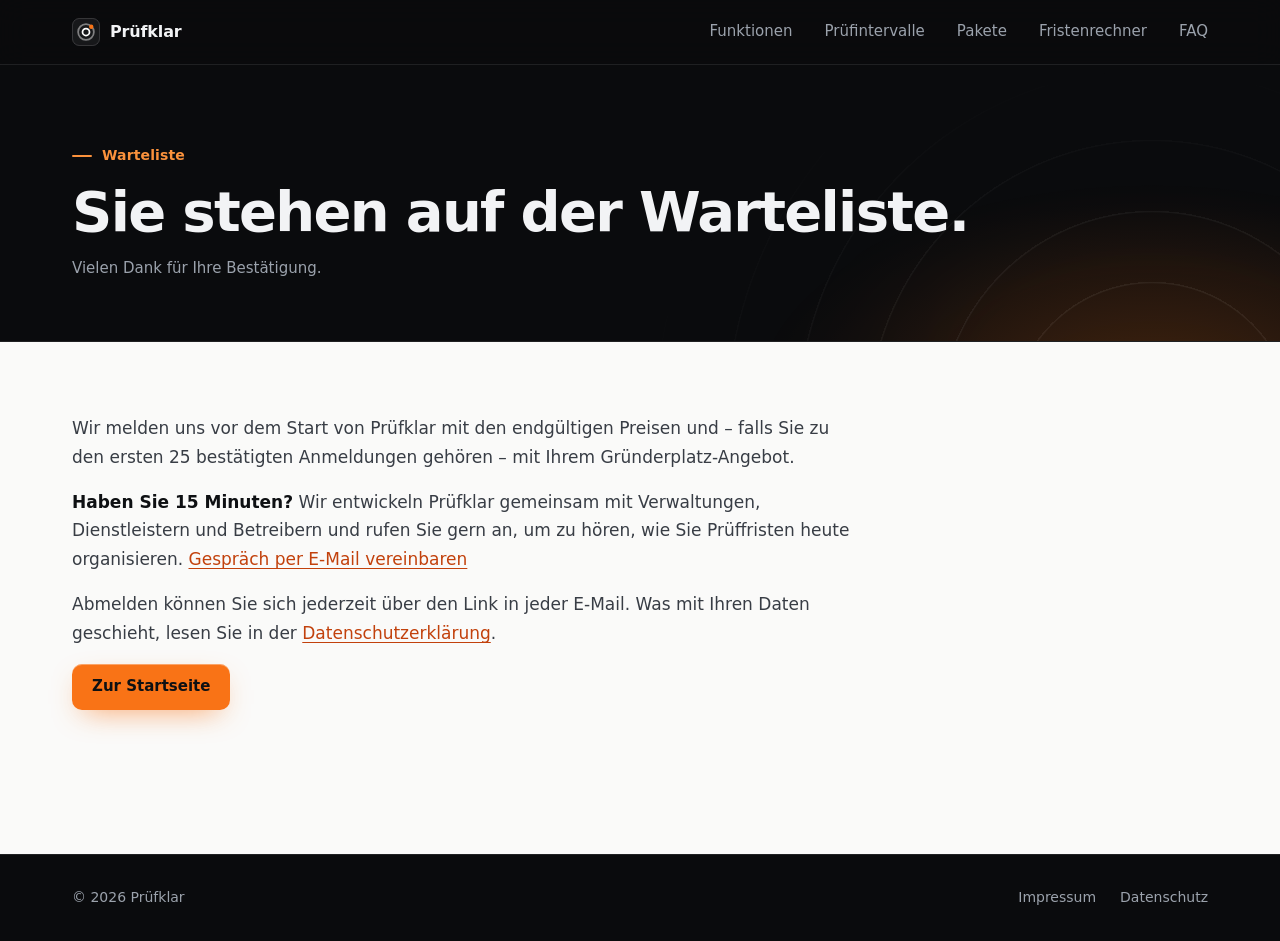
<file: bestaetigt.html>
<!doctype html>
<html lang="de">
<head>
  <meta charset="utf-8">
  <meta name="viewport" content="width=device-width, initial-scale=1">
  <title>Anmeldung bestätigt – Prüfklar</title>
  <meta name="description" content="Ihre Anmeldung zur Warteliste von Prüfklar ist bestätigt.">
  <meta name="robots" content="noindex">
  <meta name="theme-color" content="#0a0b0d">
  <link rel="icon" href="data:image/svg+xml,%3Csvg xmlns='http://www.w3.org/2000/svg' viewBox='0 0 32 32'%3E%3Crect width='32' height='32' rx='8' fill='%230E1013'/%3E%3Ccircle cx='16' cy='16' r='9' fill='none' stroke='%23fff' stroke-width='2' opacity='.5'/%3E%3Ccircle cx='16' cy='16' r='4' fill='none' stroke='%23fff' stroke-width='2'/%3E%3Ccircle cx='22' cy='10' r='2.5' fill='%23F97316'/%3E%3C/svg%3E">
  <link rel="stylesheet" href="style.css">
  <link rel="stylesheet" href="legal.css">
</head>
<body>
  <a class="skip-link" href="#main">Zum Inhalt springen</a>

  <header class="site-header">
    <div class="container site-header__inner">
      <a class="logo" href="./" aria-label="Prüfklar Startseite">
        <svg class="logo__mark" viewBox="0 0 32 32" aria-hidden="true">
          <rect x=".5" y=".5" width="31" height="31" rx="8" />
          <circle cx="16" cy="16" r="9" class="logo__ring" />
          <circle cx="16" cy="16" r="4" class="logo__core" />
          <circle cx="22" cy="10" r="2.5" class="logo__blip" />
        </svg>
        Prüfklar
      </a>
      <nav class="site-nav" aria-label="Hauptnavigation">
        <a href="./#funktionen">Funktionen</a>
        <a href="./#fristen">Prüfintervalle</a>
        <a href="./#pakete">Pakete</a>
        <a href="rechner.html">Fristenrechner</a>
        <a href="./#faq">FAQ</a>
      </nav>
    </div>
  </header>

  <main id="main">
    <div class="legal-hero dark">
      <div class="container legal-hero__inner">
        <p class="eyebrow">Warteliste</p>
        <h1>Sie stehen auf der Warteliste.</h1>
        <p class="legal-hero__meta">Vielen Dank für Ihre Bestätigung.</p>
      </div>
    </div>

    <div class="legal">
      <div class="container">
        <article class="prose">
          <p>Wir melden uns vor dem Start von Prüfklar mit den endgültigen Preisen und – falls Sie zu den ersten 25 bestätigten Anmeldungen gehören – mit Ihrem Gründerplatz-Angebot.</p>
          <p><strong>Haben Sie 15 Minuten?</strong> Wir entwickeln Prüfklar gemeinsam mit Verwaltungen, Dienstleistern und Betreibern und rufen Sie gern an, um zu hören, wie Sie Prüffristen heute organisieren. <a href="mailto:info@closelyst.com?subject=Gespr%C3%A4ch%20zu%20Pr%C3%BCfklar&amp;body=Guten%20Tag%2C%0A%0Aich%20h%C3%A4tte%20Zeit%20f%C3%BCr%20ein%20kurzes%20Gespr%C3%A4ch%20zu%20Pr%C3%BCfklar.%0A%0AName%3A%0AFirma%3A%0ATelefon%3A%0AGut%20erreichbar%3A%0A">Gespräch per E-Mail vereinbaren</a></p>
          <p>Abmelden können Sie sich jederzeit über den Link in jeder E-Mail. Was mit Ihren Daten geschieht, lesen Sie in der <a href="datenschutz.html#warteliste">Datenschutzerklärung</a>.</p>
          <p><a class="btn btn--accent" href="./">Zur Startseite</a></p>
        </article>
      </div>
    </div>
  </main>

  <footer class="site-footer">
    <div class="container site-footer__inner">
      <span>© 2026 Prüfklar</span>
      <nav aria-label="Rechtliches">
        <a href="impressum.html">Impressum</a>
        <a href="datenschutz.html">Datenschutz</a>
      </nav>
    </div>
  </footer>
</body>
</html>
</file>
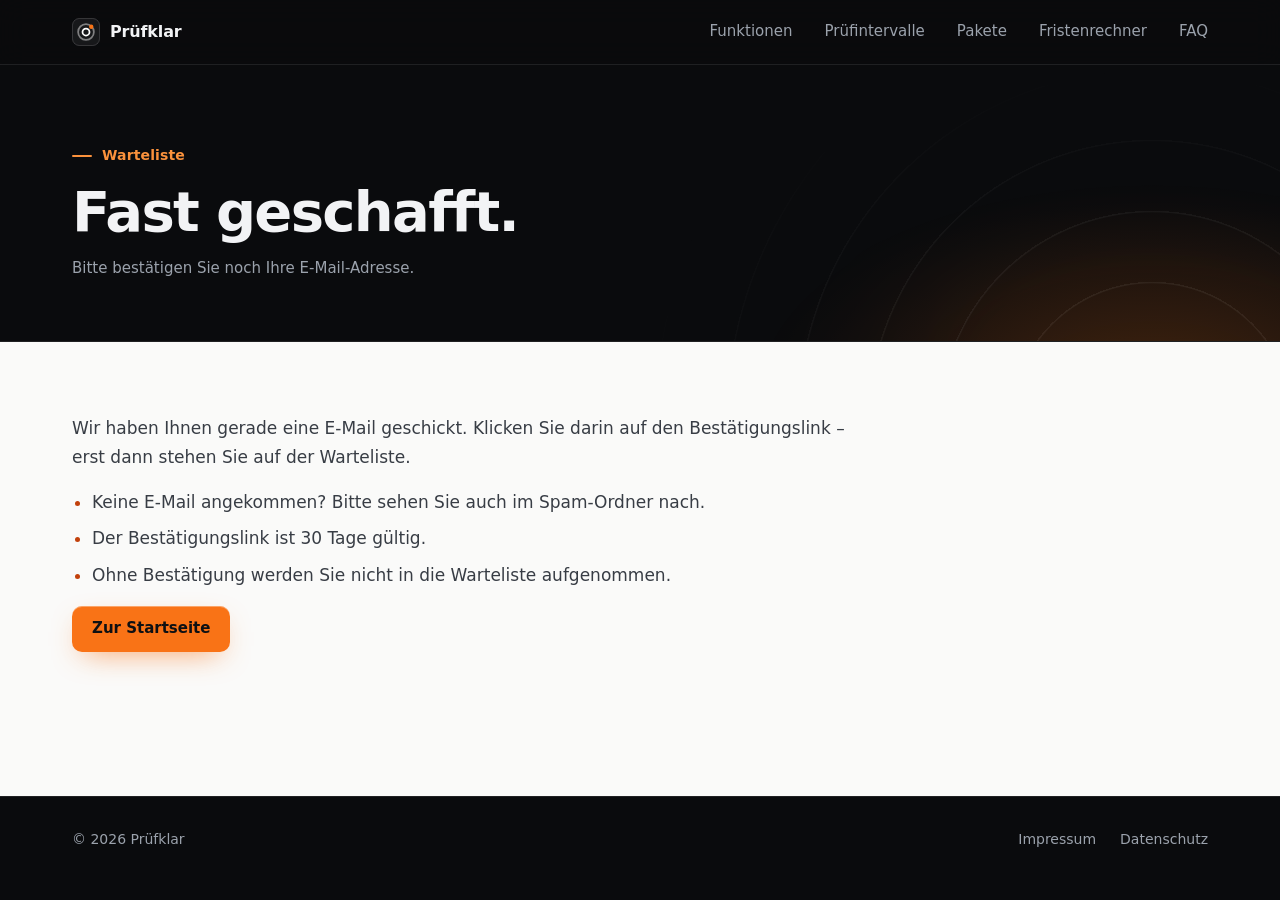
<file: danke.html>
<!doctype html>
<html lang="de">
<head>
  <meta charset="utf-8">
  <meta name="viewport" content="width=device-width, initial-scale=1">
  <title>Fast geschafft – Prüfklar</title>
  <meta name="description" content="Bitte bestätigen Sie Ihre Anmeldung zur Warteliste von Prüfklar über den Link in der E-Mail.">
  <meta name="robots" content="noindex">
  <meta name="theme-color" content="#0a0b0d">
  <link rel="icon" href="data:image/svg+xml,%3Csvg xmlns='http://www.w3.org/2000/svg' viewBox='0 0 32 32'%3E%3Crect width='32' height='32' rx='8' fill='%230E1013'/%3E%3Ccircle cx='16' cy='16' r='9' fill='none' stroke='%23fff' stroke-width='2' opacity='.5'/%3E%3Ccircle cx='16' cy='16' r='4' fill='none' stroke='%23fff' stroke-width='2'/%3E%3Ccircle cx='22' cy='10' r='2.5' fill='%23F97316'/%3E%3C/svg%3E">
  <link rel="stylesheet" href="style.css">
  <link rel="stylesheet" href="legal.css">
</head>
<body>
  <a class="skip-link" href="#main">Zum Inhalt springen</a>

  <header class="site-header">
    <div class="container site-header__inner">
      <a class="logo" href="./" aria-label="Prüfklar Startseite">
        <svg class="logo__mark" viewBox="0 0 32 32" aria-hidden="true">
          <rect x=".5" y=".5" width="31" height="31" rx="8" />
          <circle cx="16" cy="16" r="9" class="logo__ring" />
          <circle cx="16" cy="16" r="4" class="logo__core" />
          <circle cx="22" cy="10" r="2.5" class="logo__blip" />
        </svg>
        Prüfklar
      </a>
      <nav class="site-nav" aria-label="Hauptnavigation">
        <a href="./#funktionen">Funktionen</a>
        <a href="./#fristen">Prüfintervalle</a>
        <a href="./#pakete">Pakete</a>
        <a href="rechner.html">Fristenrechner</a>
        <a href="./#faq">FAQ</a>
      </nav>
    </div>
  </header>

  <main id="main">
    <div class="legal-hero dark">
      <div class="container legal-hero__inner">
        <p class="eyebrow">Warteliste</p>
        <h1>Fast geschafft.</h1>
        <p class="legal-hero__meta">Bitte bestätigen Sie noch Ihre E-Mail-Adresse.</p>
      </div>
    </div>

    <div class="legal">
      <div class="container">
        <article class="prose">
          <p>Wir haben Ihnen gerade eine E-Mail geschickt. Klicken Sie darin auf den Bestätigungslink – erst dann stehen Sie auf der Warteliste.</p>
          <ul>
            <li>Keine E-Mail angekommen? Bitte sehen Sie auch im Spam-Ordner nach.</li>
            <li>Der Bestätigungslink ist 30&nbsp;Tage gültig.</li>
            <li>Ohne Bestätigung werden Sie nicht in die Warteliste aufgenommen.</li>
          </ul>
          <p><a class="btn btn--accent" href="./">Zur Startseite</a></p>
        </article>
      </div>
    </div>
  </main>

  <footer class="site-footer">
    <div class="container site-footer__inner">
      <span>© 2026 Prüfklar</span>
      <nav aria-label="Rechtliches">
        <a href="impressum.html">Impressum</a>
        <a href="datenschutz.html">Datenschutz</a>
      </nav>
    </div>
  </footer>
</body>
</html>
</file>
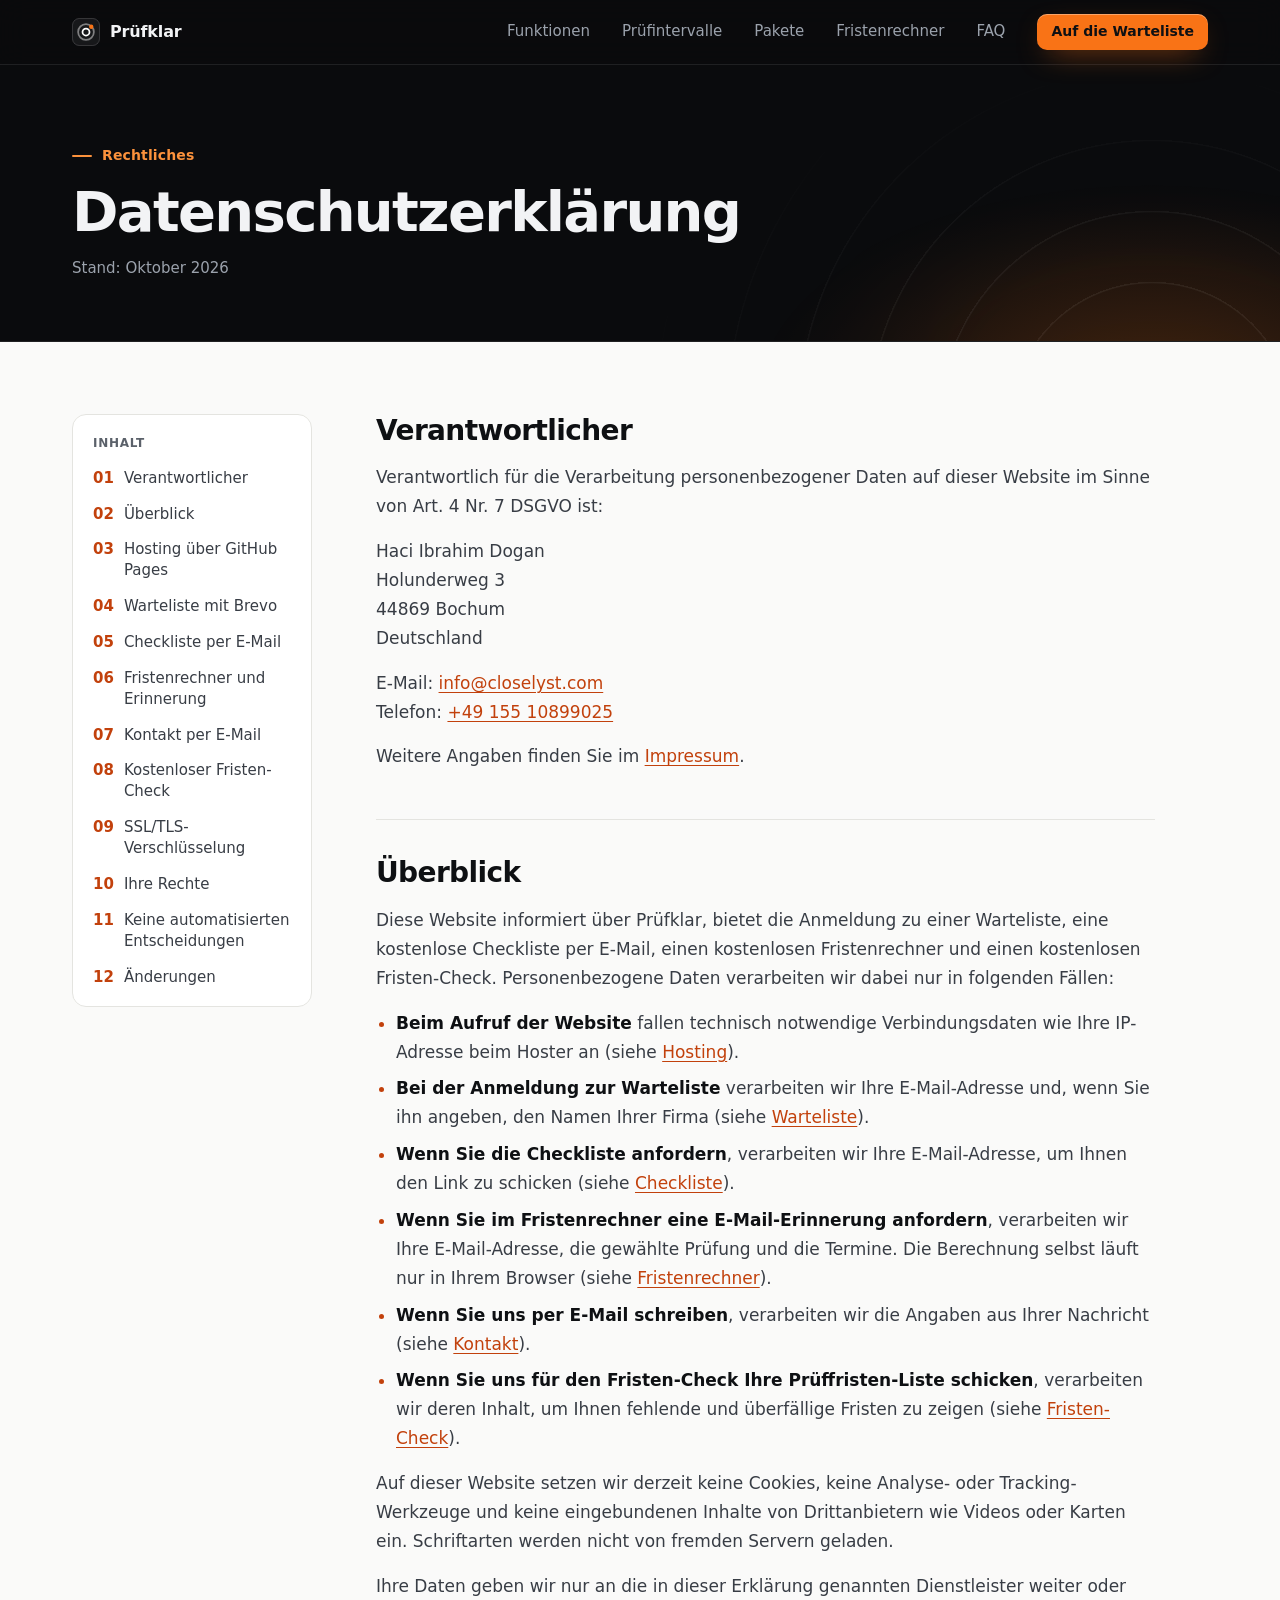
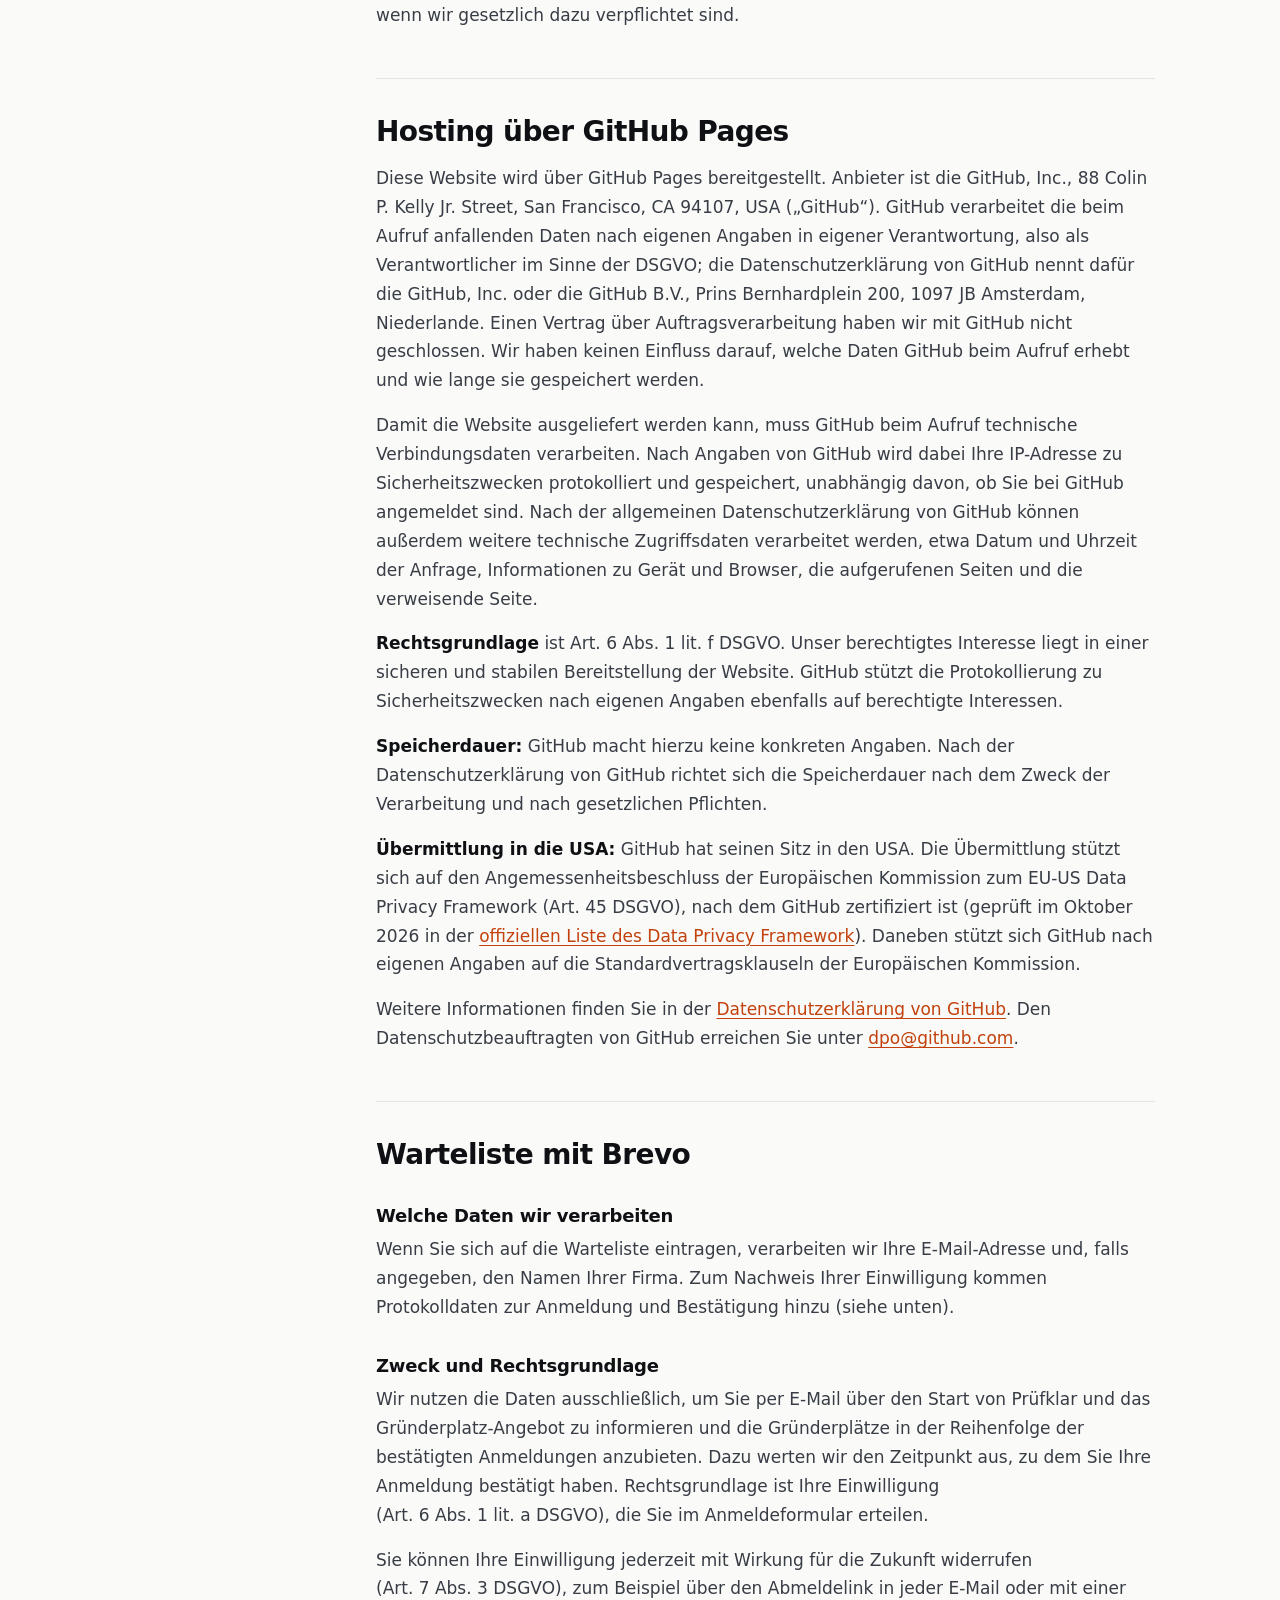
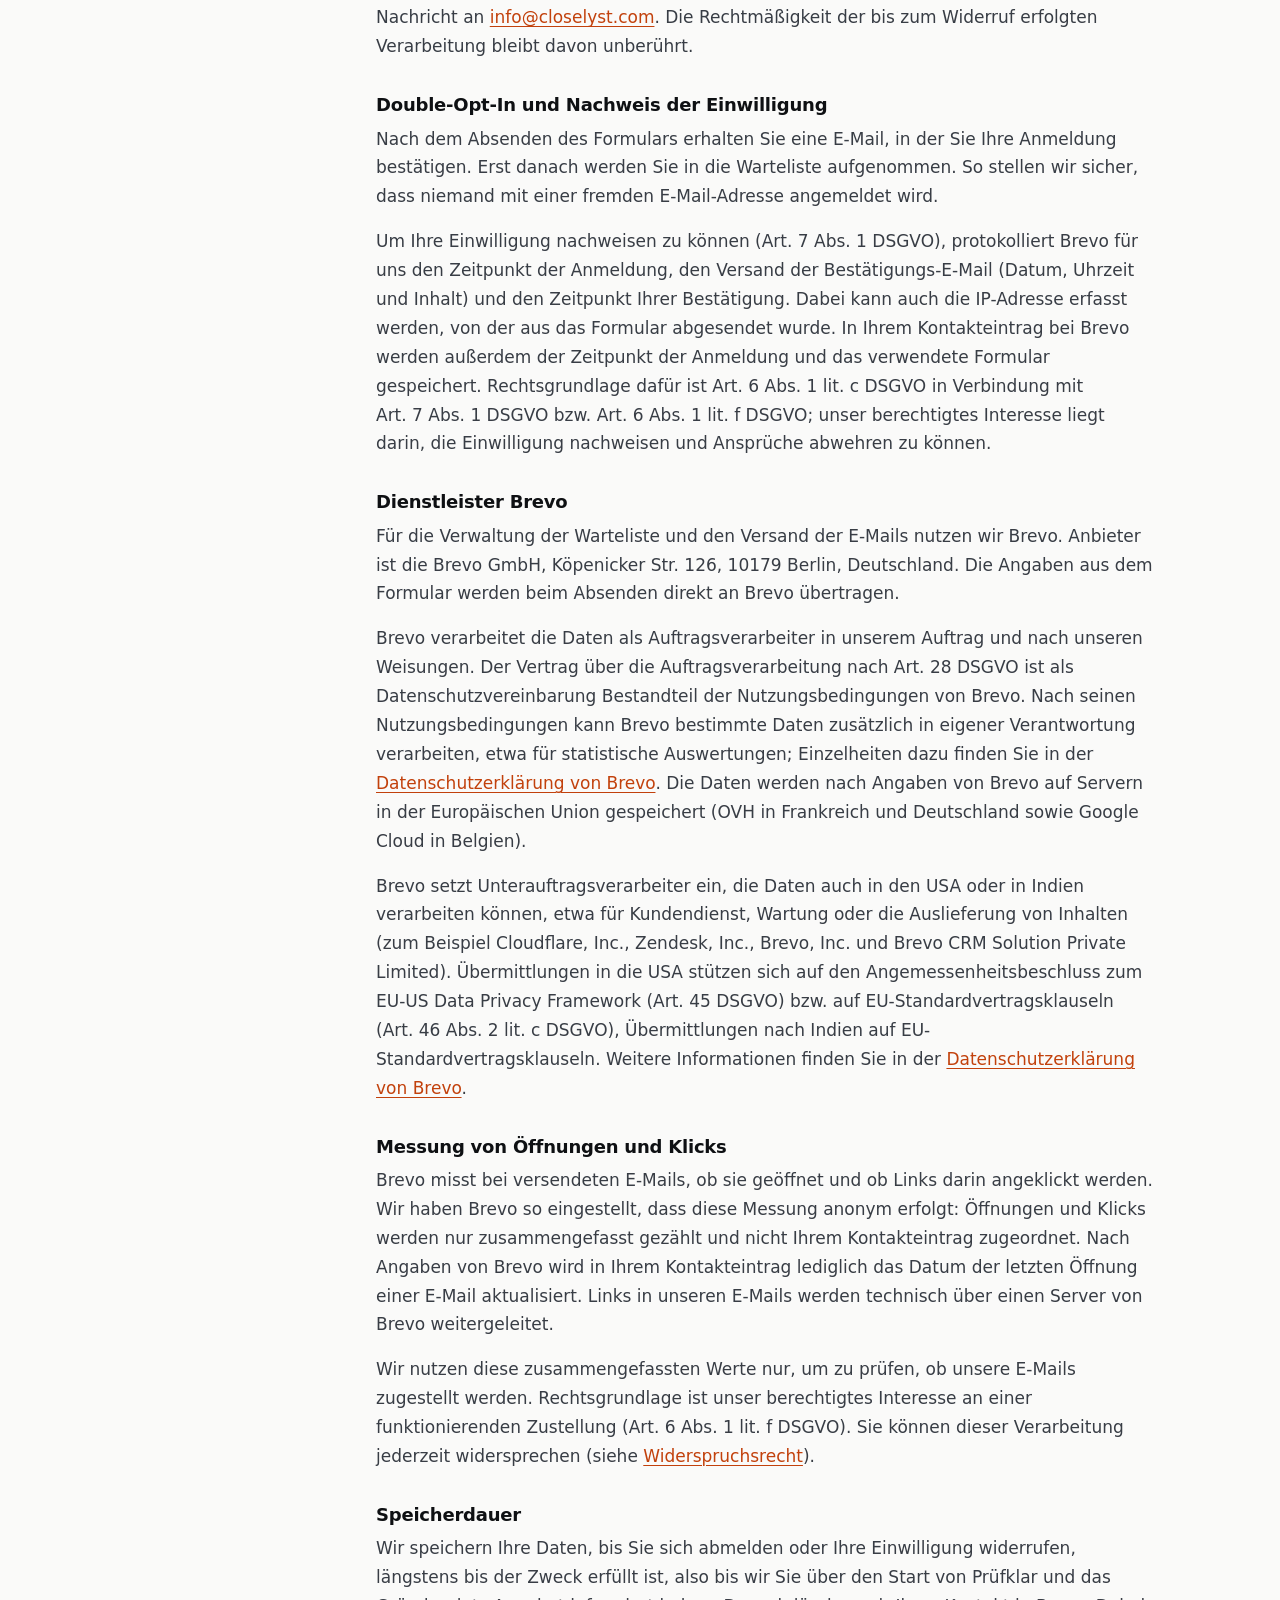
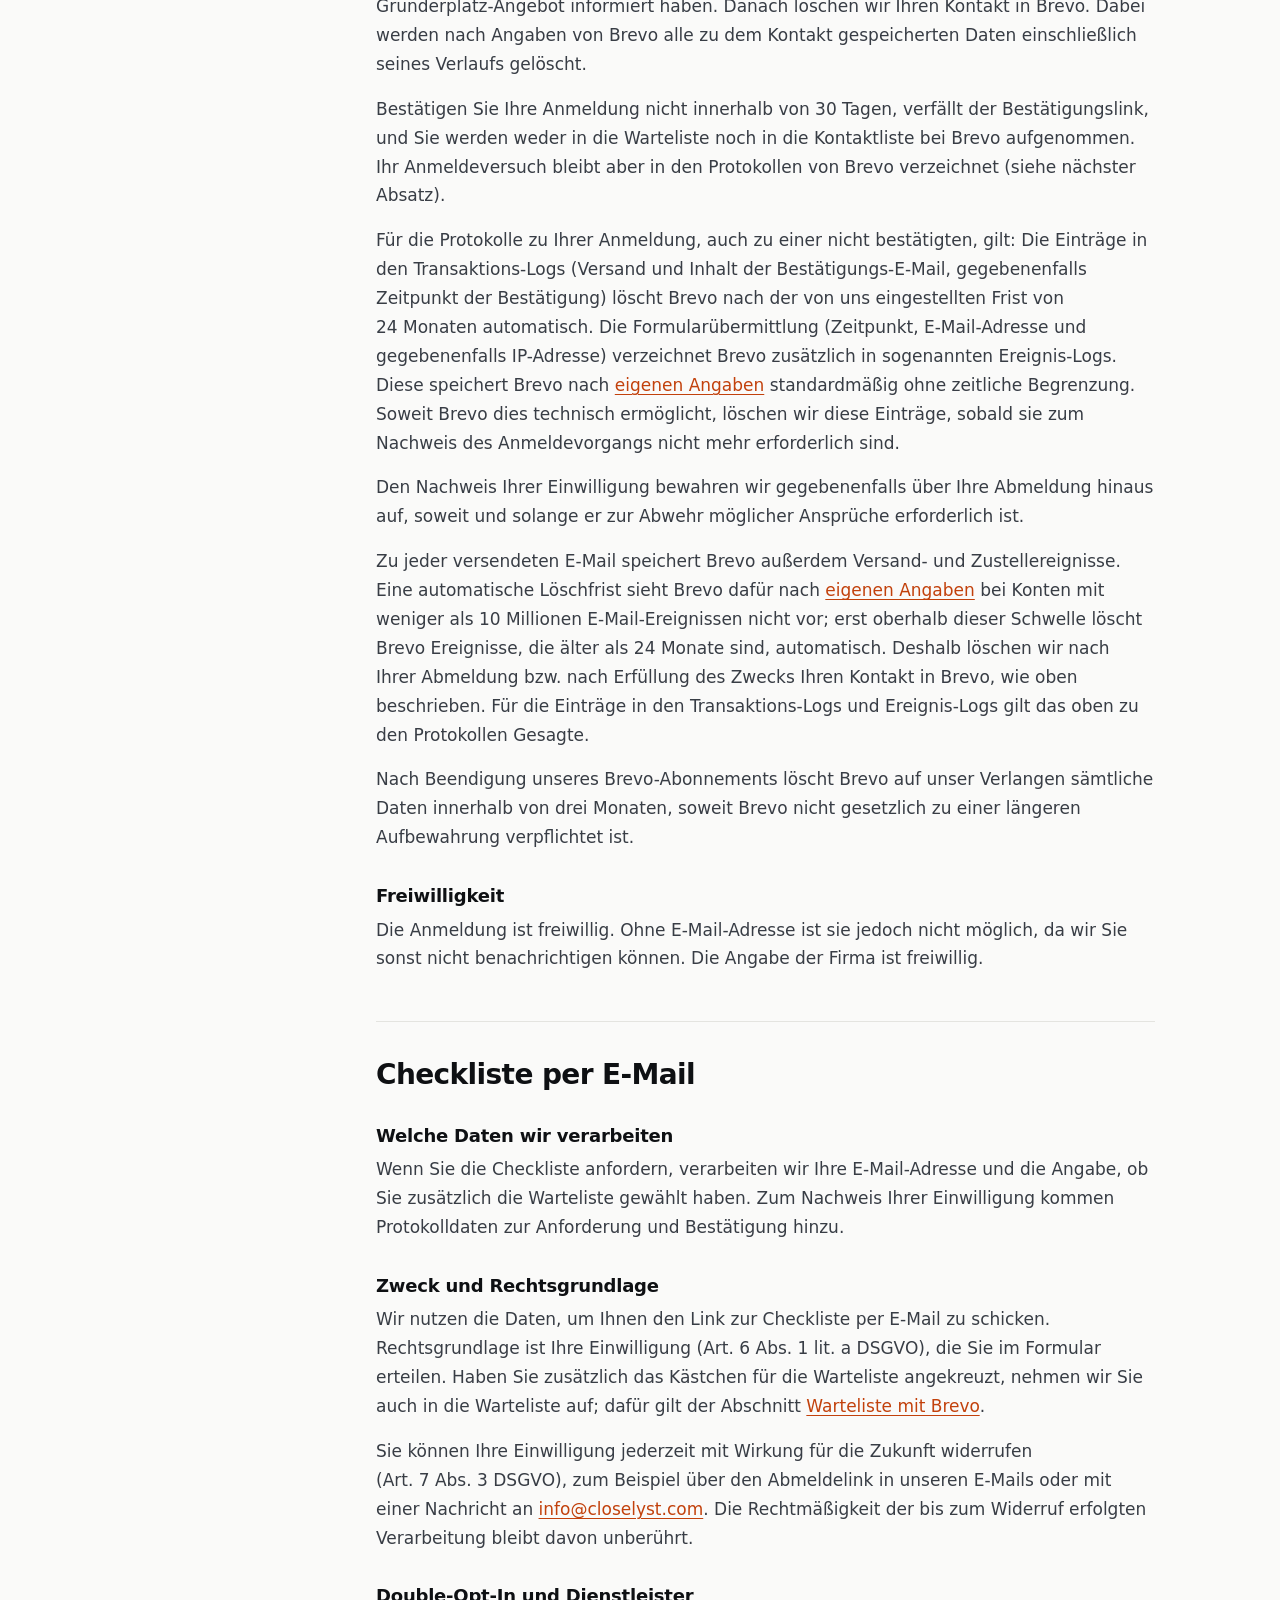
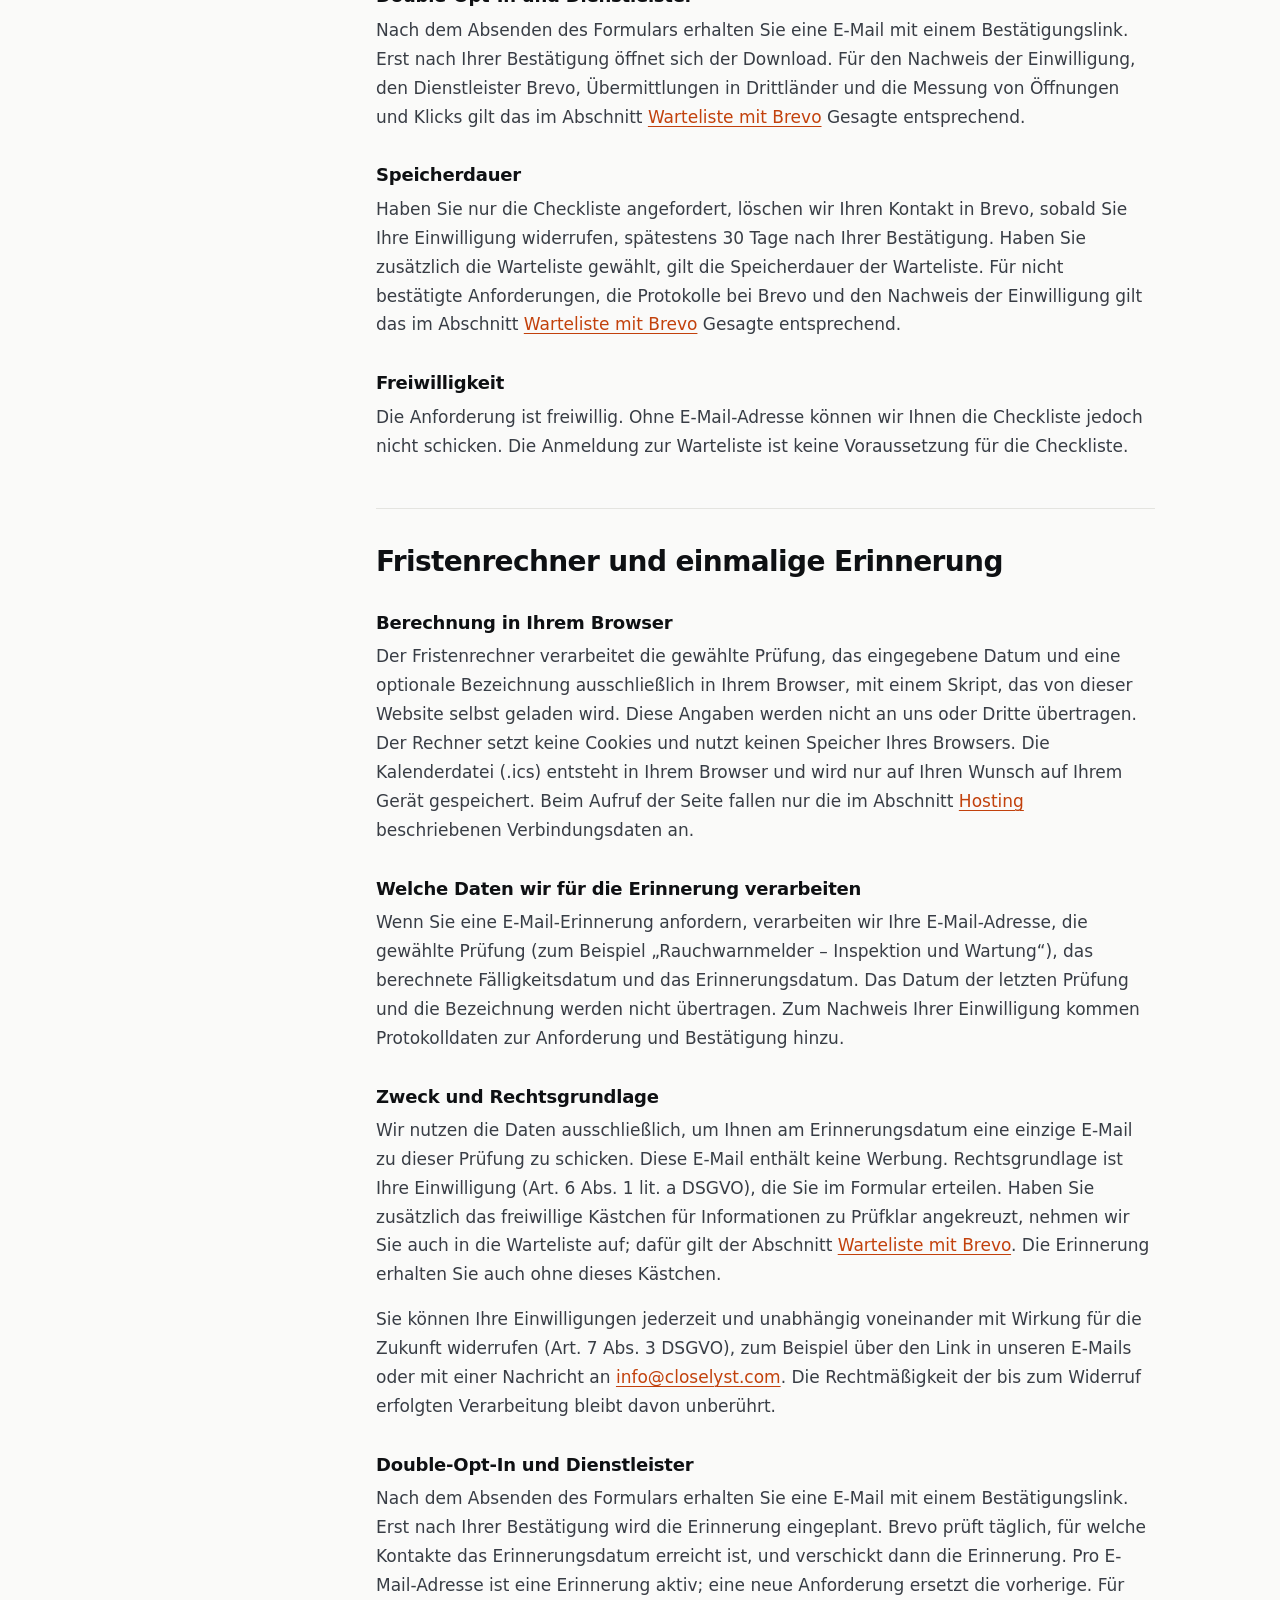
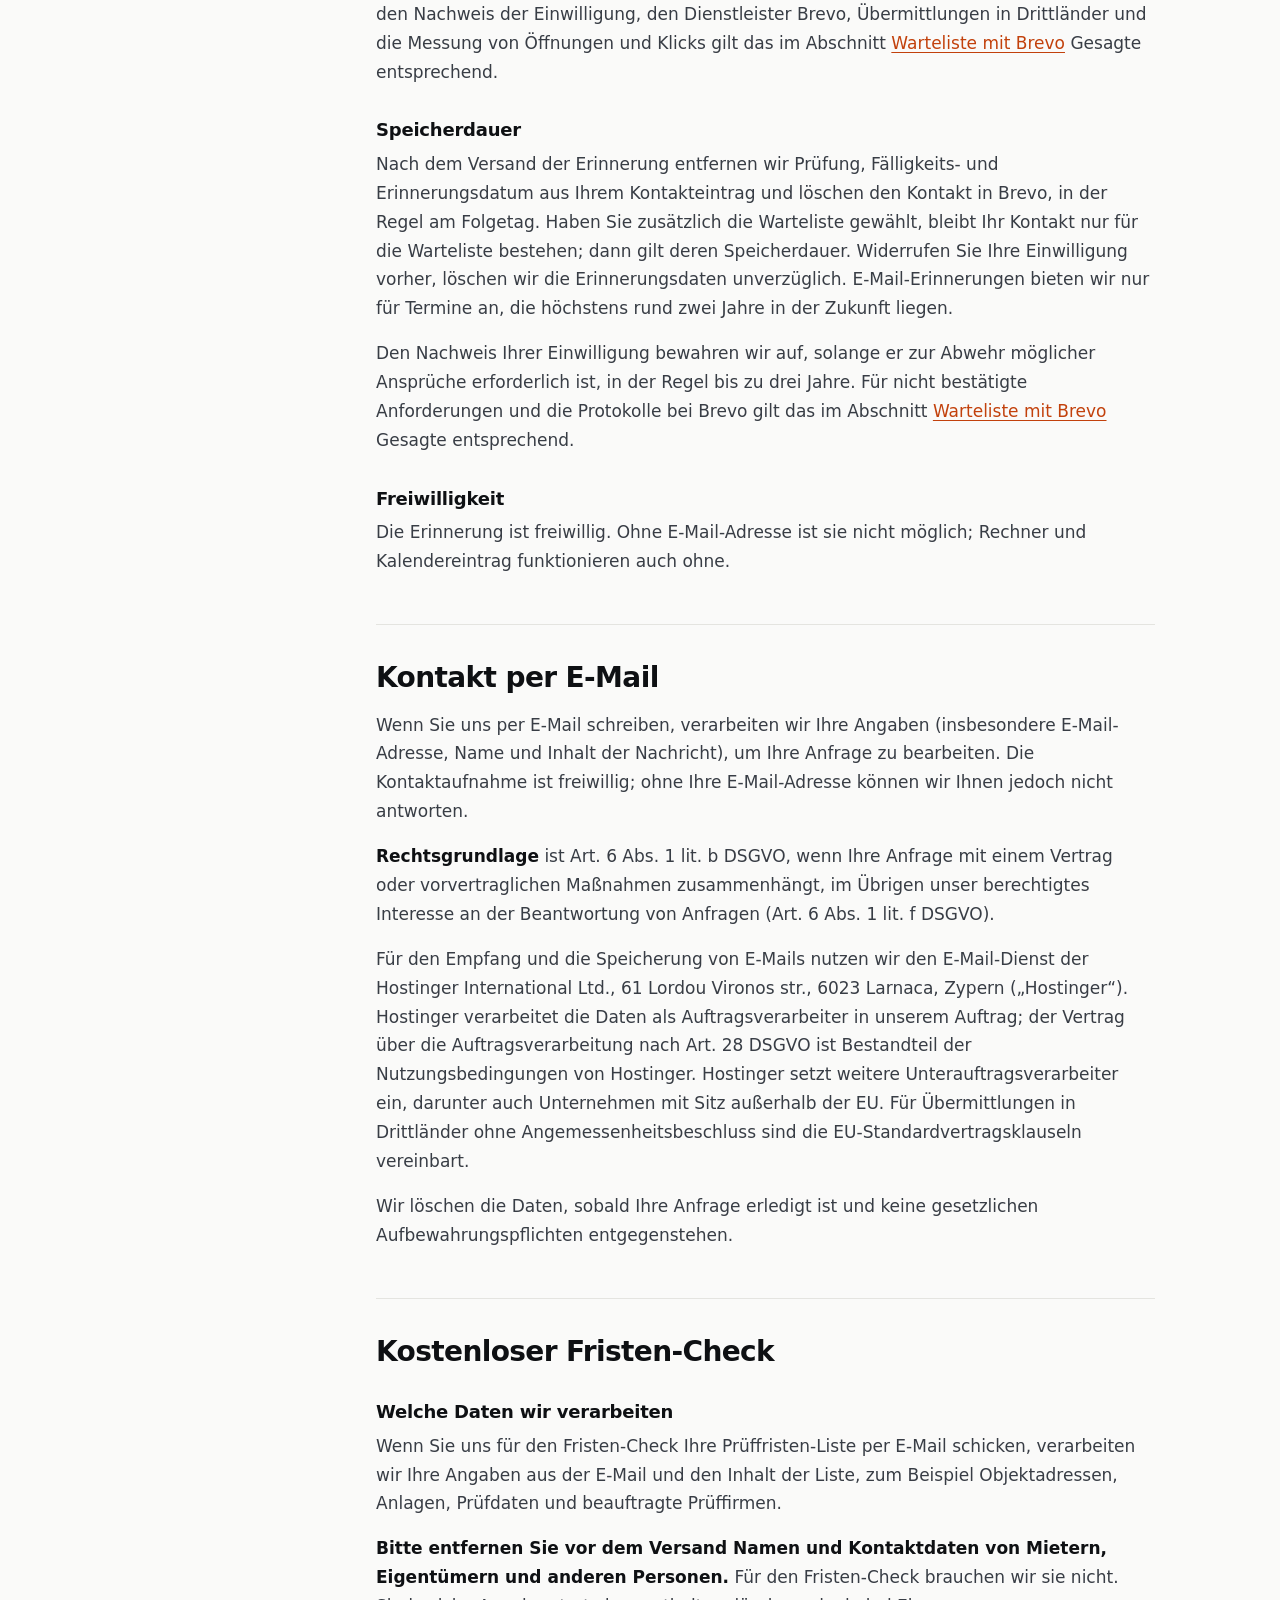
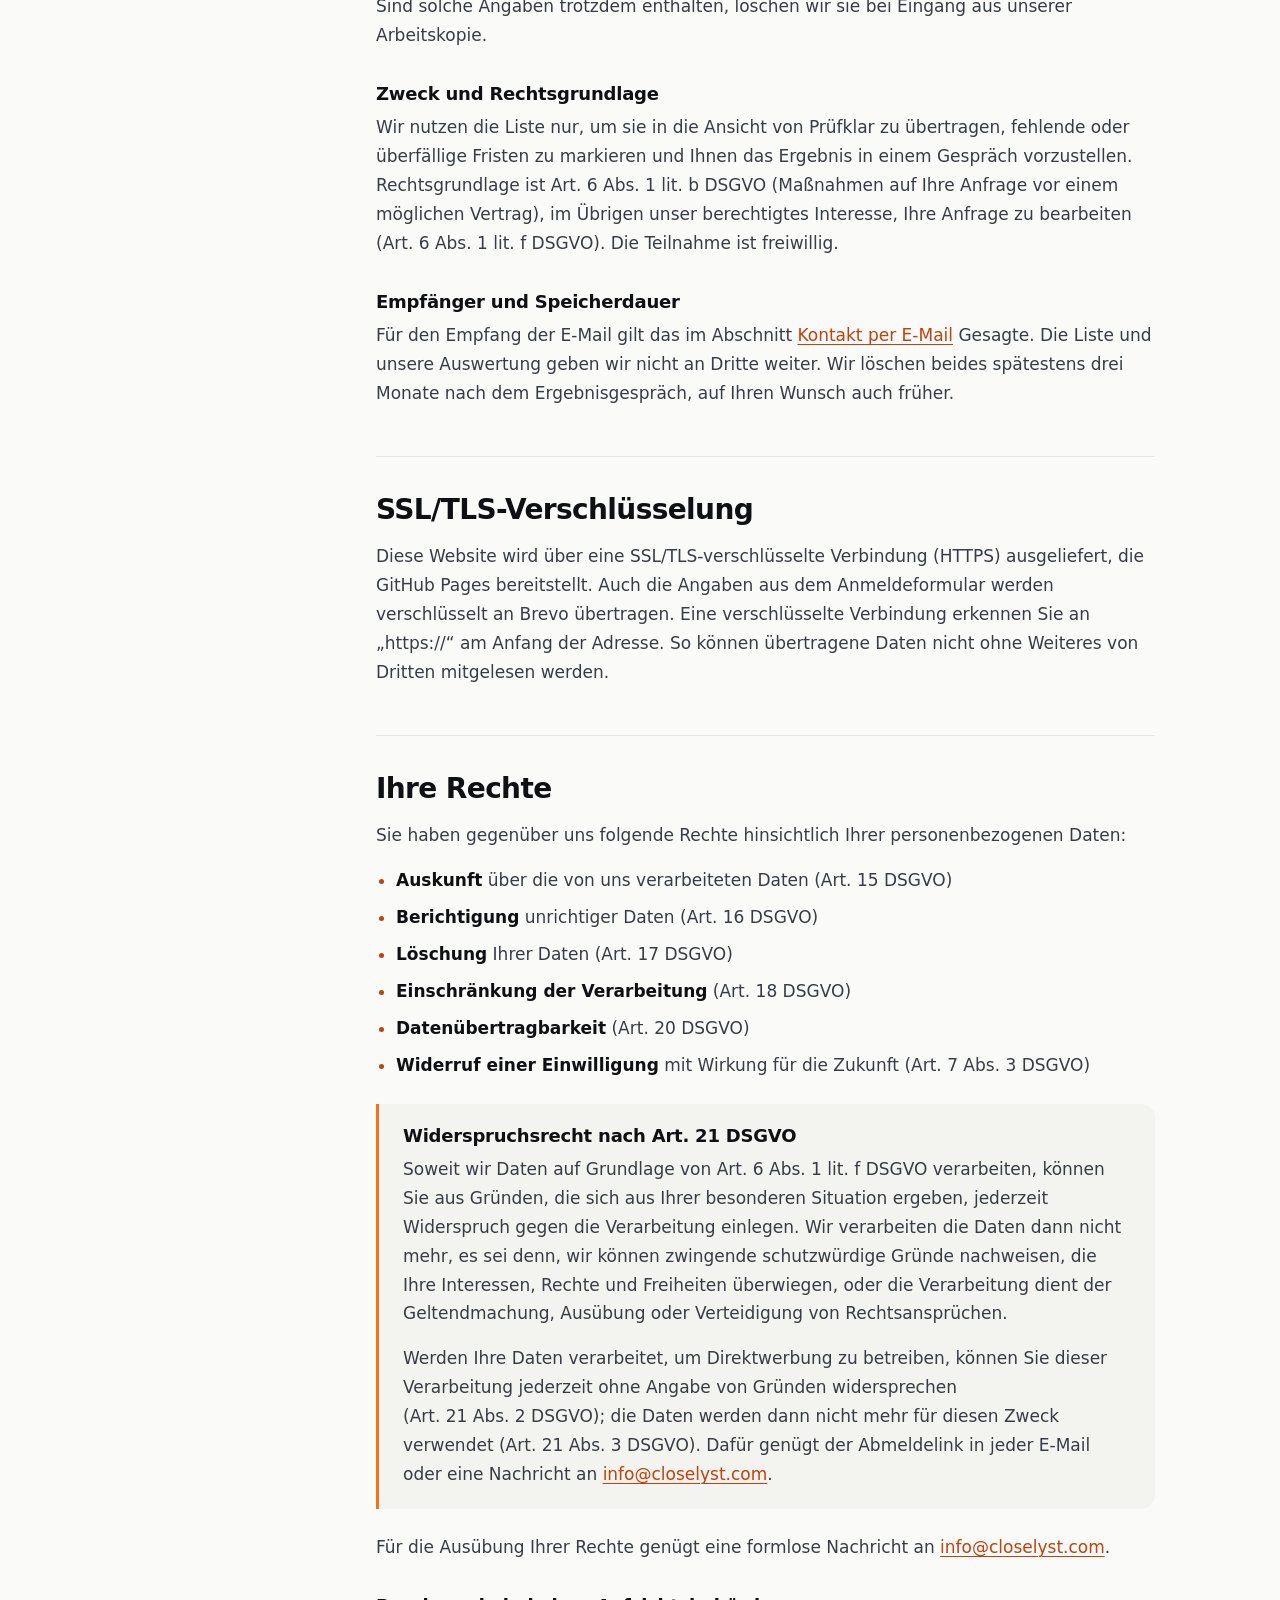
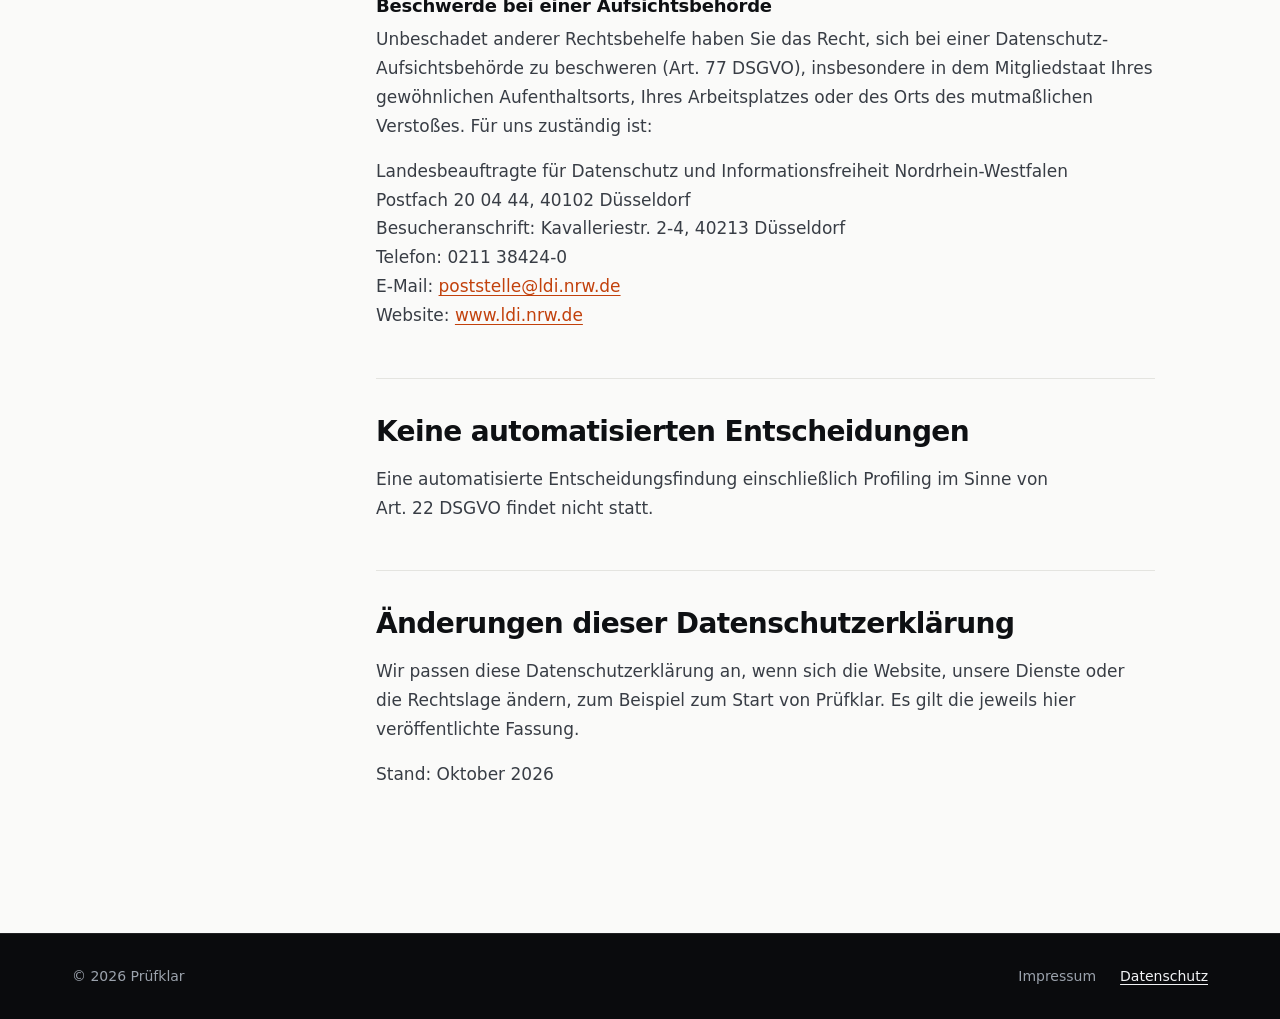
<file: datenschutz.html>
<!doctype html>
<html lang="de">
<head>
  <meta charset="utf-8">
  <meta name="viewport" content="width=device-width, initial-scale=1">
  <title>Datenschutzerklärung – Prüfklar</title>
  <meta name="description" content="Datenschutzerklärung von Prüfklar: welche Daten beim Besuch der Website und bei der Anmeldung zur Warteliste verarbeitet werden und welche Rechte Sie haben.">
  <meta name="theme-color" content="#0a0b0d">
  <link rel="icon" href="data:image/svg+xml,%3Csvg xmlns='http://www.w3.org/2000/svg' viewBox='0 0 32 32'%3E%3Crect width='32' height='32' rx='8' fill='%230E1013'/%3E%3Ccircle cx='16' cy='16' r='9' fill='none' stroke='%23fff' stroke-width='2' opacity='.5'/%3E%3Ccircle cx='16' cy='16' r='4' fill='none' stroke='%23fff' stroke-width='2'/%3E%3Ccircle cx='22' cy='10' r='2.5' fill='%23F97316'/%3E%3C/svg%3E">
  <link rel="stylesheet" href="style.css">
  <link rel="stylesheet" href="legal.css">
</head>
<body>
  <a class="skip-link" href="#main">Zum Inhalt springen</a>

  <header class="site-header">
    <div class="container site-header__inner">
      <a class="logo" href="./" aria-label="Prüfklar Startseite">
        <svg class="logo__mark" viewBox="0 0 32 32" aria-hidden="true">
          <rect x=".5" y=".5" width="31" height="31" rx="8" />
          <circle cx="16" cy="16" r="9" class="logo__ring" />
          <circle cx="16" cy="16" r="4" class="logo__core" />
          <circle cx="22" cy="10" r="2.5" class="logo__blip" />
        </svg>
        Prüfklar
      </a>
      <nav class="site-nav" aria-label="Hauptnavigation">
        <a href="./#funktionen">Funktionen</a>
        <a href="./#fristen">Prüfintervalle</a>
        <a href="./#pakete">Pakete</a>
        <a href="rechner.html">Fristenrechner</a>
        <a href="./#faq">FAQ</a>
      </nav>
      <a class="btn btn--accent btn--sm" href="./#warteliste">Auf die Warteliste</a>
    </div>
  </header>

  <main id="main">
    <div class="legal-hero dark">
      <div class="container legal-hero__inner">
        <p class="eyebrow">Rechtliches</p>
        <h1>Datenschutz&shy;erklärung</h1>
        <p class="legal-hero__meta">Stand: Oktober 2026</p>
      </div>
    </div>

    <div class="legal">
      <div class="container legal__layout--toc">
        <nav class="toc" aria-labelledby="toc-title">
          <p class="toc__title" id="toc-title">Inhalt</p>
          <ol>
            <li><a href="#verantwortlicher">Verantwortlicher</a></li>
            <li><a href="#ueberblick">Überblick</a></li>
            <li><a href="#hosting">Hosting über GitHub Pages</a></li>
            <li><a href="#warteliste">Warteliste mit Brevo</a></li>
            <li><a href="#checkliste">Checkliste per E-Mail</a></li>
            <li><a href="#fristenrechner">Fristenrechner und Erinnerung</a></li>
            <li><a href="#kontakt">Kontakt per E-Mail</a></li>
            <li><a href="#fristen-check">Kostenloser Fristen-Check</a></li>
            <li><a href="#verschluesselung">SSL/TLS-Verschlüsselung</a></li>
            <li><a href="#rechte">Ihre Rechte</a></li>
            <li><a href="#entscheidungen">Keine automatisierten Entscheidungen</a></li>
            <li><a href="#aenderungen">Änderungen</a></li>
          </ol>
        </nav>

        <article class="prose">

          <h2 id="verantwortlicher">Verantwortlicher</h2>
          <p>Verantwortlich für die Verarbeitung personenbezogener Daten auf dieser Website im Sinne von <span class="nowrap">Art.&nbsp;4&nbsp;Nr.&nbsp;7&nbsp;DSGVO</span> ist:</p>
          <p>
            Haci Ibrahim Dogan<br>
            Holunderweg 3<br>
            44869 Bochum<br>
            Deutschland
          </p>
          <p>
            E-Mail: <a href="mailto:info@closelyst.com">info@closelyst.com</a><br>
            Telefon: <a href="tel:+4915510899025">+49&nbsp;155&nbsp;10899025</a>
          </p>
          <p>Weitere Angaben finden Sie im <a href="impressum.html">Impressum</a>.</p>

          <h2 id="ueberblick">Überblick</h2>
          <p>Diese Website informiert über Prüfklar, bietet die Anmeldung zu einer Warteliste, eine kostenlose Checkliste per E-Mail, einen kostenlosen Fristenrechner und einen kostenlosen Fristen-Check. Personenbezogene Daten verarbeiten wir dabei nur in folgenden Fällen:</p>
          <ul>
            <li><strong>Beim Aufruf der Website</strong> fallen technisch notwendige Verbindungsdaten wie Ihre IP-Adresse beim Hoster an (siehe <a href="#hosting">Hosting</a>).</li>
            <li><strong>Bei der Anmeldung zur Warteliste</strong> verarbeiten wir Ihre E-Mail-Adresse und, wenn Sie ihn angeben, den Namen Ihrer Firma (siehe <a href="#warteliste">Warteliste</a>).</li>
            <li><strong>Wenn Sie die Checkliste anfordern</strong>, verarbeiten wir Ihre E-Mail-Adresse, um Ihnen den Link zu schicken (siehe <a href="#checkliste">Checkliste</a>).</li>
            <li><strong>Wenn Sie im Fristenrechner eine E-Mail-Erinnerung anfordern</strong>, verarbeiten wir Ihre E-Mail-Adresse, die gewählte Prüfung und die Termine. Die Berechnung selbst läuft nur in Ihrem Browser (siehe <a href="#fristenrechner">Fristenrechner</a>).</li>
            <li><strong>Wenn Sie uns per E-Mail schreiben</strong>, verarbeiten wir die Angaben aus Ihrer Nachricht (siehe <a href="#kontakt">Kontakt</a>).</li>
            <li><strong>Wenn Sie uns für den Fristen-Check Ihre Prüffristen-Liste schicken</strong>, verarbeiten wir deren Inhalt, um Ihnen fehlende und überfällige Fristen zu zeigen (siehe <a href="#fristen-check">Fristen-Check</a>).</li>
          </ul>
          <p>Auf dieser Website setzen wir derzeit keine Cookies, keine Analyse- oder Tracking-Werkzeuge und keine eingebundenen Inhalte von Drittanbietern wie Videos oder Karten ein. Schriftarten werden nicht von fremden Servern geladen.</p>
          <p>Ihre Daten geben wir nur an die in dieser Erklärung genannten Dienstleister weiter oder wenn wir gesetzlich dazu verpflichtet sind.</p>

          <h2 id="hosting">Hosting über GitHub Pages</h2>
          <p>Diese Website wird über GitHub Pages bereitgestellt. Anbieter ist die GitHub, Inc., 88 Colin P. Kelly Jr. Street, San Francisco, CA 94107, USA („GitHub“). GitHub verarbeitet die beim Aufruf anfallenden Daten nach eigenen Angaben in eigener Verantwortung, also als Verantwortlicher im Sinne der DSGVO; die Datenschutzerklärung von GitHub nennt dafür die GitHub, Inc. oder die GitHub B.V., Prins Bernhardplein 200, 1097 JB Amsterdam, Niederlande. Einen Vertrag über Auftragsverarbeitung haben wir mit GitHub nicht geschlossen. Wir haben keinen Einfluss darauf, welche Daten GitHub beim Aufruf erhebt und wie lange sie gespeichert werden.</p>
          <p>Damit die Website ausgeliefert werden kann, muss GitHub beim Aufruf technische Verbindungsdaten verarbeiten. Nach Angaben von GitHub wird dabei Ihre IP-Adresse zu Sicherheitszwecken protokolliert und gespeichert, unabhängig davon, ob Sie bei GitHub angemeldet sind. Nach der allgemeinen Datenschutzerklärung von GitHub können außerdem weitere technische Zugriffsdaten verarbeitet werden, etwa Datum und Uhrzeit der Anfrage, Informationen zu Gerät und Browser, die aufgerufenen Seiten und die verweisende Seite.</p>
          <p><strong>Rechtsgrundlage</strong> ist <span class="nowrap">Art.&nbsp;6&nbsp;Abs.&nbsp;1&nbsp;lit.&nbsp;f&nbsp;DSGVO</span>. Unser berechtigtes Interesse liegt in einer sicheren und stabilen Bereitstellung der Website. GitHub stützt die Protokollierung zu Sicherheitszwecken nach eigenen Angaben ebenfalls auf berechtigte Interessen.</p>
          <p><strong>Speicherdauer:</strong> GitHub macht hierzu keine konkreten Angaben. Nach der Datenschutzerklärung von GitHub richtet sich die Speicherdauer nach dem Zweck der Verarbeitung und nach gesetzlichen Pflichten.</p>
          <p><strong>Übermittlung in die USA:</strong> GitHub hat seinen Sitz in den USA. Die Übermittlung stützt sich auf den Angemessenheitsbeschluss der Europäischen Kommission zum EU-US Data Privacy Framework (<span class="nowrap">Art.&nbsp;45&nbsp;DSGVO</span>), nach dem GitHub zertifiziert ist (geprüft im Oktober 2026 in der <a href="https://www.dataprivacyframework.gov/list">offiziellen Liste des Data Privacy Framework</a>). Daneben stützt sich GitHub nach eigenen Angaben auf die Standardvertragsklauseln der Europäischen Kommission.</p>
          <p>Weitere Informationen finden Sie in der <a href="https://docs.github.com/de/site-policy/privacy-policies/github-general-privacy-statement">Datenschutzerklärung von GitHub</a>. Den Datenschutzbeauftragten von GitHub erreichen Sie unter <a href="mailto:dpo@github.com">dpo@github.com</a>.</p>

          <h2 id="warteliste">Warteliste mit Brevo</h2>
          <h3>Welche Daten wir verarbeiten</h3>
          <p>Wenn Sie sich auf die Warteliste eintragen, verarbeiten wir Ihre E-Mail-Adresse und, falls angegeben, den Namen Ihrer Firma. Zum Nachweis Ihrer Einwilligung kommen Protokolldaten zur Anmeldung und Bestätigung hinzu (siehe unten).</p>

          <h3>Zweck und Rechtsgrundlage</h3>
          <p>Wir nutzen die Daten ausschließlich, um Sie per E-Mail über den Start von Prüfklar und das Gründerplatz-Angebot zu informieren und die Gründerplätze in der Reihenfolge der bestätigten Anmeldungen anzubieten. Dazu werten wir den Zeitpunkt aus, zu dem Sie Ihre Anmeldung bestätigt haben. Rechtsgrundlage ist Ihre Einwilligung (<span class="nowrap">Art.&nbsp;6&nbsp;Abs.&nbsp;1&nbsp;lit.&nbsp;a&nbsp;DSGVO</span>), die Sie im Anmeldeformular erteilen.</p>
          <p>Sie können Ihre Einwilligung jederzeit mit Wirkung für die Zukunft widerrufen (<span class="nowrap">Art.&nbsp;7&nbsp;Abs.&nbsp;3&nbsp;DSGVO</span>), zum Beispiel über den Abmeldelink in jeder E-Mail oder mit einer Nachricht an <a href="mailto:info@closelyst.com">info@closelyst.com</a>. Die Rechtmäßigkeit der bis zum Widerruf erfolgten Verarbeitung bleibt davon unberührt.</p>

          <h3>Double-Opt-In und Nachweis der Einwilligung</h3>
          <p>Nach dem Absenden des Formulars erhalten Sie eine E-Mail, in der Sie Ihre Anmeldung bestätigen. Erst danach werden Sie in die Warteliste aufgenommen. So stellen wir sicher, dass niemand mit einer fremden E-Mail-Adresse angemeldet wird.</p>
          <p>Um Ihre Einwilligung nachweisen zu können (<span class="nowrap">Art.&nbsp;7&nbsp;Abs.&nbsp;1&nbsp;DSGVO</span>), protokolliert Brevo für uns den Zeitpunkt der Anmeldung, den Versand der Bestätigungs-E-Mail (Datum, Uhrzeit und Inhalt) und den Zeitpunkt Ihrer Bestätigung. Dabei kann auch die IP-Adresse erfasst werden, von der aus das Formular abgesendet wurde. In Ihrem Kontakteintrag bei Brevo werden außerdem der Zeitpunkt der Anmeldung und das verwendete Formular gespeichert. Rechtsgrundlage dafür ist <span class="nowrap">Art.&nbsp;6&nbsp;Abs.&nbsp;1&nbsp;lit.&nbsp;c&nbsp;DSGVO</span> in Verbindung mit <span class="nowrap">Art.&nbsp;7&nbsp;Abs.&nbsp;1&nbsp;DSGVO</span> bzw. <span class="nowrap">Art.&nbsp;6&nbsp;Abs.&nbsp;1&nbsp;lit.&nbsp;f&nbsp;DSGVO</span>; unser berechtigtes Interesse liegt darin, die Einwilligung nachweisen und Ansprüche abwehren zu können.</p>

          <h3>Dienstleister Brevo</h3>
          <p>Für die Verwaltung der Warteliste und den Versand der E-Mails nutzen wir Brevo. Anbieter ist die Brevo GmbH, Köpenicker Str.&nbsp;126, 10179 Berlin, Deutschland. Die Angaben aus dem Formular werden beim Absenden direkt an Brevo übertragen.</p>
          <p>Brevo verarbeitet die Daten als Auftragsverarbeiter in unserem Auftrag und nach unseren Weisungen. Der Vertrag über die Auftragsverarbeitung nach <span class="nowrap">Art.&nbsp;28&nbsp;DSGVO</span> ist als Datenschutzvereinbarung Bestandteil der Nutzungsbedingungen von Brevo. Nach seinen Nutzungsbedingungen kann Brevo bestimmte Daten zusätzlich in eigener Verantwortung verarbeiten, etwa für statistische Auswertungen; Einzelheiten dazu finden Sie in der <a href="https://www.brevo.com/de/legal/privacypolicy/">Datenschutzerklärung von Brevo</a>. Die Daten werden nach Angaben von Brevo auf Servern in der Europäischen Union gespeichert (OVH in Frankreich und Deutschland sowie Google Cloud in Belgien).</p>
          <p>Brevo setzt Unterauftragsverarbeiter ein, die Daten auch in den USA oder in Indien verarbeiten können, etwa für Kundendienst, Wartung oder die Auslieferung von Inhalten (zum Beispiel Cloudflare, Inc., Zendesk, Inc., Brevo, Inc. und Brevo CRM Solution Private Limited). Übermittlungen in die USA stützen sich auf den Angemessenheitsbeschluss zum EU-US Data Privacy Framework (<span class="nowrap">Art.&nbsp;45&nbsp;DSGVO</span>) bzw. auf EU-Standardvertragsklauseln (<span class="nowrap">Art.&nbsp;46&nbsp;Abs.&nbsp;2&nbsp;lit.&nbsp;c&nbsp;DSGVO</span>), Übermittlungen nach Indien auf EU-Standardvertragsklauseln. Weitere Informationen finden Sie in der <a href="https://www.brevo.com/de/legal/privacypolicy/">Datenschutzerklärung von Brevo</a>.</p>

          <h3>Messung von Öffnungen und Klicks</h3>
          <p>Brevo misst bei versendeten E-Mails, ob sie geöffnet und ob Links darin angeklickt werden. Wir haben Brevo so eingestellt, dass diese Messung anonym erfolgt: Öffnungen und Klicks werden nur zusammengefasst gezählt und nicht Ihrem Kontakteintrag zugeordnet. Nach Angaben von Brevo wird in Ihrem Kontakteintrag lediglich das Datum der letzten Öffnung einer E-Mail aktualisiert. Links in unseren E-Mails werden technisch über einen Server von Brevo weitergeleitet.</p>
          <p>Wir nutzen diese zusammengefassten Werte nur, um zu prüfen, ob unsere E-Mails zugestellt werden. Rechtsgrundlage ist unser berechtigtes Interesse an einer funktionierenden Zustellung (<span class="nowrap">Art.&nbsp;6&nbsp;Abs.&nbsp;1&nbsp;lit.&nbsp;f&nbsp;DSGVO</span>). Sie können dieser Verarbeitung jederzeit widersprechen (siehe <a href="#widerspruch">Widerspruchsrecht</a>).</p>

          <h3>Speicherdauer</h3>
          <p>Wir speichern Ihre Daten, bis Sie sich abmelden oder Ihre Einwilligung widerrufen, längstens bis der Zweck erfüllt ist, also bis wir Sie über den Start von Prüfklar und das Gründerplatz-Angebot informiert haben. Danach löschen wir Ihren Kontakt in Brevo. Dabei werden nach Angaben von Brevo alle zu dem Kontakt gespeicherten Daten einschließlich seines Verlaufs gelöscht.</p>
          <p>Bestätigen Sie Ihre Anmeldung nicht innerhalb von 30&nbsp;Tagen, verfällt der Bestätigungslink, und Sie werden weder in die Warteliste noch in die Kontaktliste bei Brevo aufgenommen. Ihr Anmeldeversuch bleibt aber in den Protokollen von Brevo verzeichnet (siehe nächster Absatz).</p>
          <p>Für die Protokolle zu Ihrer Anmeldung, auch zu einer nicht bestätigten, gilt: Die Einträge in den Transaktions-Logs (Versand und Inhalt der Bestätigungs-E-Mail, gegebenenfalls Zeitpunkt der Bestätigung) löscht Brevo nach der von uns eingestellten Frist von 24&nbsp;Monaten automatisch. Die Formularübermittlung (Zeitpunkt, E-Mail-Adresse und gegebenenfalls IP-Adresse) verzeichnet Brevo zusätzlich in sogenannten Ereignis-Logs. Diese speichert Brevo nach <a href="https://help.brevo.com/hc/de/articles/35699922048146-Deine-Ereignis-Logs-anzeigen-und-exportieren">eigenen Angaben</a> standardmäßig ohne zeitliche Begrenzung. Soweit Brevo dies technisch ermöglicht, löschen wir diese Einträge, sobald sie zum Nachweis des Anmeldevorgangs nicht mehr erforderlich sind.</p>
          <p>Den Nachweis Ihrer Einwilligung bewahren wir gegebenenfalls über Ihre Abmeldung hinaus auf, soweit und solange er zur Abwehr möglicher Ansprüche erforderlich ist.</p>
          <p>Zu jeder versendeten E-Mail speichert Brevo außerdem Versand- und Zustellereignisse. Eine automatische Löschfrist sieht Brevo dafür nach <a href="https://help.brevo.com/hc/de/articles/19317424653586-FAQ-%C3%9Cber-die-Datenspeicherung-bei-E-Mail-Ereignissen">eigenen Angaben</a> bei Konten mit weniger als 10&nbsp;Millionen E-Mail-Ereignissen nicht vor; erst oberhalb dieser Schwelle löscht Brevo Ereignisse, die älter als 24&nbsp;Monate sind, automatisch. Deshalb löschen wir nach Ihrer Abmeldung bzw. nach Erfüllung des Zwecks Ihren Kontakt in Brevo, wie oben beschrieben. Für die Einträge in den Transaktions-Logs und Ereignis-Logs gilt das oben zu den Protokollen Gesagte.</p>
          <p>Nach Beendigung unseres Brevo-Abonnements löscht Brevo auf unser Verlangen sämtliche Daten innerhalb von drei Monaten, soweit Brevo nicht gesetzlich zu einer längeren Aufbewahrung verpflichtet ist.</p>

          <h3>Freiwilligkeit</h3>
          <p>Die Anmeldung ist freiwillig. Ohne E-Mail-Adresse ist sie jedoch nicht möglich, da wir Sie sonst nicht benachrichtigen können. Die Angabe der Firma ist freiwillig.</p>

          <h2 id="checkliste">Checkliste per E-Mail</h2>
          <h3>Welche Daten wir verarbeiten</h3>
          <p>Wenn Sie die Checkliste anfordern, verarbeiten wir Ihre E-Mail-Adresse und die Angabe, ob Sie zusätzlich die Warteliste gewählt haben. Zum Nachweis Ihrer Einwilligung kommen Protokolldaten zur Anforderung und Bestätigung hinzu.</p>

          <h3>Zweck und Rechtsgrundlage</h3>
          <p>Wir nutzen die Daten, um Ihnen den Link zur Checkliste per E-Mail zu schicken. Rechtsgrundlage ist Ihre Einwilligung (<span class="nowrap">Art.&nbsp;6&nbsp;Abs.&nbsp;1&nbsp;lit.&nbsp;a&nbsp;DSGVO</span>), die Sie im Formular erteilen. Haben Sie zusätzlich das Kästchen für die Warteliste angekreuzt, nehmen wir Sie auch in die Warteliste auf; dafür gilt der Abschnitt <a href="#warteliste">Warteliste mit Brevo</a>.</p>
          <p>Sie können Ihre Einwilligung jederzeit mit Wirkung für die Zukunft widerrufen (<span class="nowrap">Art.&nbsp;7&nbsp;Abs.&nbsp;3&nbsp;DSGVO</span>), zum Beispiel über den Abmeldelink in unseren E-Mails oder mit einer Nachricht an <a href="mailto:info@closelyst.com">info@closelyst.com</a>. Die Rechtmäßigkeit der bis zum Widerruf erfolgten Verarbeitung bleibt davon unberührt.</p>

          <h3>Double-Opt-In und Dienstleister</h3>
          <p>Nach dem Absenden des Formulars erhalten Sie eine E-Mail mit einem Bestätigungslink. Erst nach Ihrer Bestätigung öffnet sich der Download. Für den Nachweis der Einwilligung, den Dienstleister Brevo, Übermittlungen in Drittländer und die Messung von Öffnungen und Klicks gilt das im Abschnitt <a href="#warteliste">Warteliste mit Brevo</a> Gesagte entsprechend.</p>

          <h3>Speicherdauer</h3>
          <p>Haben Sie nur die Checkliste angefordert, löschen wir Ihren Kontakt in Brevo, sobald Sie Ihre Einwilligung widerrufen, spätestens 30&nbsp;Tage nach Ihrer Bestätigung. Haben Sie zusätzlich die Warteliste gewählt, gilt die Speicherdauer der Warteliste. Für nicht bestätigte Anforderungen, die Protokolle bei Brevo und den Nachweis der Einwilligung gilt das im Abschnitt <a href="#warteliste">Warteliste mit Brevo</a> Gesagte entsprechend.</p>

          <h3>Freiwilligkeit</h3>
          <p>Die Anforderung ist freiwillig. Ohne E-Mail-Adresse können wir Ihnen die Checkliste jedoch nicht schicken. Die Anmeldung zur Warteliste ist keine Voraussetzung für die Checkliste.</p>

          <h2 id="fristenrechner">Fristenrechner und einmalige Erinnerung</h2>
          <h3>Berechnung in Ihrem Browser</h3>
          <p>Der Fristenrechner verarbeitet die gewählte Prüfung, das eingegebene Datum und eine optionale Bezeichnung ausschließlich in Ihrem Browser, mit einem Skript, das von dieser Website selbst geladen wird. Diese Angaben werden nicht an uns oder Dritte übertragen. Der Rechner setzt keine Cookies und nutzt keinen Speicher Ihres Browsers. Die Kalenderdatei (.ics) entsteht in Ihrem Browser und wird nur auf Ihren Wunsch auf Ihrem Gerät gespeichert. Beim Aufruf der Seite fallen nur die im Abschnitt <a href="#hosting">Hosting</a> beschriebenen Verbindungsdaten an.</p>

          <h3>Welche Daten wir für die Erinnerung verarbeiten</h3>
          <p>Wenn Sie eine E-Mail-Erinnerung anfordern, verarbeiten wir Ihre E-Mail-Adresse, die gewählte Prüfung (zum Beispiel „Rauchwarnmelder – Inspektion und Wartung“), das berechnete Fälligkeitsdatum und das Erinnerungsdatum. Das Datum der letzten Prüfung und die Bezeichnung werden nicht übertragen. Zum Nachweis Ihrer Einwilligung kommen Protokolldaten zur Anforderung und Bestätigung hinzu.</p>

          <h3>Zweck und Rechtsgrundlage</h3>
          <p>Wir nutzen die Daten ausschließlich, um Ihnen am Erinnerungsdatum eine einzige E-Mail zu dieser Prüfung zu schicken. Diese E-Mail enthält keine Werbung. Rechtsgrundlage ist Ihre Einwilligung (<span class="nowrap">Art.&nbsp;6&nbsp;Abs.&nbsp;1&nbsp;lit.&nbsp;a&nbsp;DSGVO</span>), die Sie im Formular erteilen. Haben Sie zusätzlich das freiwillige Kästchen für Informationen zu Prüfklar angekreuzt, nehmen wir Sie auch in die Warteliste auf; dafür gilt der Abschnitt <a href="#warteliste">Warteliste mit Brevo</a>. Die Erinnerung erhalten Sie auch ohne dieses Kästchen.</p>
          <p>Sie können Ihre Einwilligungen jederzeit und unabhängig voneinander mit Wirkung für die Zukunft widerrufen (<span class="nowrap">Art.&nbsp;7&nbsp;Abs.&nbsp;3&nbsp;DSGVO</span>), zum Beispiel über den Link in unseren E-Mails oder mit einer Nachricht an <a href="mailto:info@closelyst.com">info@closelyst.com</a>. Die Rechtmäßigkeit der bis zum Widerruf erfolgten Verarbeitung bleibt davon unberührt.</p>

          <h3>Double-Opt-In und Dienstleister</h3>
          <p>Nach dem Absenden des Formulars erhalten Sie eine E-Mail mit einem Bestätigungslink. Erst nach Ihrer Bestätigung wird die Erinnerung eingeplant. Brevo prüft täglich, für welche Kontakte das Erinnerungsdatum erreicht ist, und verschickt dann die Erinnerung. Pro E-Mail-Adresse ist eine Erinnerung aktiv; eine neue Anforderung ersetzt die vorherige. Für den Nachweis der Einwilligung, den Dienstleister Brevo, Übermittlungen in Drittländer und die Messung von Öffnungen und Klicks gilt das im Abschnitt <a href="#warteliste">Warteliste mit Brevo</a> Gesagte entsprechend.</p>

          <h3>Speicherdauer</h3>
          <p>Nach dem Versand der Erinnerung entfernen wir Prüfung, Fälligkeits- und Erinnerungsdatum aus Ihrem Kontakteintrag und löschen den Kontakt in Brevo, in der Regel am Folgetag. Haben Sie zusätzlich die Warteliste gewählt, bleibt Ihr Kontakt nur für die Warteliste bestehen; dann gilt deren Speicherdauer. Widerrufen Sie Ihre Einwilligung vorher, löschen wir die Erinnerungsdaten unverzüglich. E-Mail-Erinnerungen bieten wir nur für Termine an, die höchstens rund zwei Jahre in der Zukunft liegen.</p>
          <p>Den Nachweis Ihrer Einwilligung bewahren wir auf, solange er zur Abwehr möglicher Ansprüche erforderlich ist, in der Regel bis zu drei Jahre. Für nicht bestätigte Anforderungen und die Protokolle bei Brevo gilt das im Abschnitt <a href="#warteliste">Warteliste mit Brevo</a> Gesagte entsprechend.</p>

          <h3>Freiwilligkeit</h3>
          <p>Die Erinnerung ist freiwillig. Ohne E-Mail-Adresse ist sie nicht möglich; Rechner und Kalendereintrag funktionieren auch ohne.</p>

          <h2 id="kontakt">Kontakt per E-Mail</h2>
          <p>Wenn Sie uns per E-Mail schreiben, verarbeiten wir Ihre Angaben (insbesondere E-Mail-Adresse, Name und Inhalt der Nachricht), um Ihre Anfrage zu bearbeiten. Die Kontaktaufnahme ist freiwillig; ohne Ihre E-Mail-Adresse können wir Ihnen jedoch nicht antworten.</p>
          <p><strong>Rechtsgrundlage</strong> ist <span class="nowrap">Art.&nbsp;6&nbsp;Abs.&nbsp;1&nbsp;lit.&nbsp;b&nbsp;DSGVO</span>, wenn Ihre Anfrage mit einem Vertrag oder vorvertraglichen Maßnahmen zusammenhängt, im Übrigen unser berechtigtes Interesse an der Beantwortung von Anfragen (<span class="nowrap">Art.&nbsp;6&nbsp;Abs.&nbsp;1&nbsp;lit.&nbsp;f&nbsp;DSGVO</span>).</p>
          <p>Für den Empfang und die Speicherung von E-Mails nutzen wir den E-Mail-Dienst der Hostinger International Ltd., 61 Lordou Vironos str., 6023 Larnaca, Zypern („Hostinger“). Hostinger verarbeitet die Daten als Auftragsverarbeiter in unserem Auftrag; der Vertrag über die Auftragsverarbeitung nach <span class="nowrap">Art.&nbsp;28&nbsp;DSGVO</span> ist Bestandteil der Nutzungsbedingungen von Hostinger. Hostinger setzt weitere Unterauftragsverarbeiter ein, darunter auch Unternehmen mit Sitz außerhalb der EU. Für Übermittlungen in Drittländer ohne Angemessenheitsbeschluss sind die EU-Standardvertragsklauseln vereinbart.</p>
          <p>Wir löschen die Daten, sobald Ihre Anfrage erledigt ist und keine gesetzlichen Aufbewahrungspflichten entgegenstehen.</p>

          <h2 id="fristen-check">Kostenloser Fristen-Check</h2>
          <h3>Welche Daten wir verarbeiten</h3>
          <p>Wenn Sie uns für den Fristen-Check Ihre Prüffristen-Liste per E-Mail schicken, verarbeiten wir Ihre Angaben aus der E-Mail und den Inhalt der Liste, zum Beispiel Objektadressen, Anlagen, Prüfdaten und beauftragte Prüffirmen.</p>
          <p><strong>Bitte entfernen Sie vor dem Versand Namen und Kontaktdaten von Mietern, Eigentümern und anderen Personen.</strong> Für den Fristen-Check brauchen wir sie nicht. Sind solche Angaben trotzdem enthalten, löschen wir sie bei Eingang aus unserer Arbeitskopie.</p>

          <h3>Zweck und Rechtsgrundlage</h3>
          <p>Wir nutzen die Liste nur, um sie in die Ansicht von Prüfklar zu übertragen, fehlende oder überfällige Fristen zu markieren und Ihnen das Ergebnis in einem Gespräch vorzustellen. Rechtsgrundlage ist <span class="nowrap">Art.&nbsp;6&nbsp;Abs.&nbsp;1&nbsp;lit.&nbsp;b&nbsp;DSGVO</span> (Maßnahmen auf Ihre Anfrage vor einem möglichen Vertrag), im Übrigen unser berechtigtes Interesse, Ihre Anfrage zu bearbeiten (<span class="nowrap">Art.&nbsp;6&nbsp;Abs.&nbsp;1&nbsp;lit.&nbsp;f&nbsp;DSGVO</span>). Die Teilnahme ist freiwillig.</p>

          <h3>Empfänger und Speicherdauer</h3>
          <p>Für den Empfang der E-Mail gilt das im Abschnitt <a href="#kontakt">Kontakt per E-Mail</a> Gesagte. Die Liste und unsere Auswertung geben wir nicht an Dritte weiter. Wir löschen beides spätestens drei Monate nach dem Ergebnisgespräch, auf Ihren Wunsch auch früher.</p>

          <h2 id="verschluesselung">SSL/TLS-Verschlüsselung</h2>
          <p>Diese Website wird über eine SSL/TLS-verschlüsselte Verbindung (HTTPS) ausgeliefert, die GitHub Pages bereitstellt. Auch die Angaben aus dem Anmeldeformular werden verschlüsselt an Brevo übertragen. Eine verschlüsselte Verbindung erkennen Sie an „https://“ am Anfang der Adresse. So können übertragene Daten nicht ohne Weiteres von Dritten mitgelesen werden.</p>

          <h2 id="rechte">Ihre Rechte</h2>
          <p>Sie haben gegenüber uns folgende Rechte hinsichtlich Ihrer personenbezogenen Daten:</p>
          <ul>
            <li><strong>Auskunft</strong> über die von uns verarbeiteten Daten (<span class="nowrap">Art.&nbsp;15&nbsp;DSGVO</span>)</li>
            <li><strong>Berichtigung</strong> unrichtiger Daten (<span class="nowrap">Art.&nbsp;16&nbsp;DSGVO</span>)</li>
            <li><strong>Löschung</strong> Ihrer Daten (<span class="nowrap">Art.&nbsp;17&nbsp;DSGVO</span>)</li>
            <li><strong>Einschränkung der Verarbeitung</strong> (<span class="nowrap">Art.&nbsp;18&nbsp;DSGVO</span>)</li>
            <li><strong>Datenübertragbarkeit</strong> (<span class="nowrap">Art.&nbsp;20&nbsp;DSGVO</span>)</li>
            <li><strong>Widerruf einer Einwilligung</strong> mit Wirkung für die Zukunft (<span class="nowrap">Art.&nbsp;7&nbsp;Abs.&nbsp;3&nbsp;DSGVO</span>)</li>
          </ul>

          <div class="legal-callout">
            <h3 id="widerspruch">Widerspruchsrecht nach <span class="nowrap">Art.&nbsp;21&nbsp;DSGVO</span></h3>
            <p>Soweit wir Daten auf Grundlage von <span class="nowrap">Art.&nbsp;6&nbsp;Abs.&nbsp;1&nbsp;lit.&nbsp;f&nbsp;DSGVO</span> verarbeiten, können Sie aus Gründen, die sich aus Ihrer besonderen Situation ergeben, jederzeit Widerspruch gegen die Verarbeitung einlegen. Wir verarbeiten die Daten dann nicht mehr, es sei denn, wir können zwingende schutzwürdige Gründe nachweisen, die Ihre Interessen, Rechte und Freiheiten überwiegen, oder die Verarbeitung dient der Geltendmachung, Ausübung oder Verteidigung von Rechtsansprüchen.</p>
            <p>Werden Ihre Daten verarbeitet, um Direktwerbung zu betreiben, können Sie dieser Verarbeitung jederzeit ohne Angabe von Gründen widersprechen (<span class="nowrap">Art.&nbsp;21&nbsp;Abs.&nbsp;2&nbsp;DSGVO</span>); die Daten werden dann nicht mehr für diesen Zweck verwendet (<span class="nowrap">Art.&nbsp;21&nbsp;Abs.&nbsp;3&nbsp;DSGVO</span>). Dafür genügt der Abmeldelink in jeder E-Mail oder eine Nachricht an <a href="mailto:info@closelyst.com">info@closelyst.com</a>.</p>
          </div>

          <p>Für die Ausübung Ihrer Rechte genügt eine formlose Nachricht an <a href="mailto:info@closelyst.com">info@closelyst.com</a>.</p>

          <h3 id="beschwerde">Beschwerde bei einer Aufsichtsbehörde</h3>
          <p>Unbeschadet anderer Rechtsbehelfe haben Sie das Recht, sich bei einer Datenschutz-Aufsichtsbehörde zu beschweren (<span class="nowrap">Art.&nbsp;77&nbsp;DSGVO</span>), insbesondere in dem Mitgliedstaat Ihres gewöhnlichen Aufenthaltsorts, Ihres Arbeitsplatzes oder des Orts des mutmaßlichen Verstoßes. Für uns zuständig ist:</p>
          <p>
            Landesbeauftragte für Datenschutz und Informationsfreiheit Nordrhein-Westfalen<br>
            Postfach 20 04 44, 40102 Düsseldorf<br>
            Besucheranschrift: Kavalleriestr. 2-4, 40213 Düsseldorf<br>
            Telefon: 0211&nbsp;38424-0<br>
            E-Mail: <a href="mailto:poststelle@ldi.nrw.de">poststelle@ldi.nrw.de</a><br>
            Website: <a href="https://www.ldi.nrw.de">www.ldi.nrw.de</a>
          </p>

          <h2 id="entscheidungen">Keine automatisierten Entscheidungen</h2>
          <p>Eine automatisierte Entscheidungsfindung einschließlich Profiling im Sinne von <span class="nowrap">Art.&nbsp;22&nbsp;DSGVO</span> findet nicht statt.</p>

          <h2 id="aenderungen">Änderungen dieser Datenschutzerklärung</h2>
          <p>Wir passen diese Datenschutzerklärung an, wenn sich die Website, unsere Dienste oder die Rechtslage ändern, zum Beispiel zum Start von Prüfklar. Es gilt die jeweils hier veröffentlichte Fassung.</p>
          <p>Stand: Oktober 2026</p>
        </article>
      </div>
    </div>
  </main>

  <footer class="site-footer">
    <div class="container site-footer__inner">
      <span>© 2026 Prüfklar</span>
      <nav aria-label="Rechtliches">
        <a href="impressum.html">Impressum</a>
        <a href="datenschutz.html" aria-current="page">Datenschutz</a>
      </nav>
    </div>
  </footer>
</body>
</html>
</file>
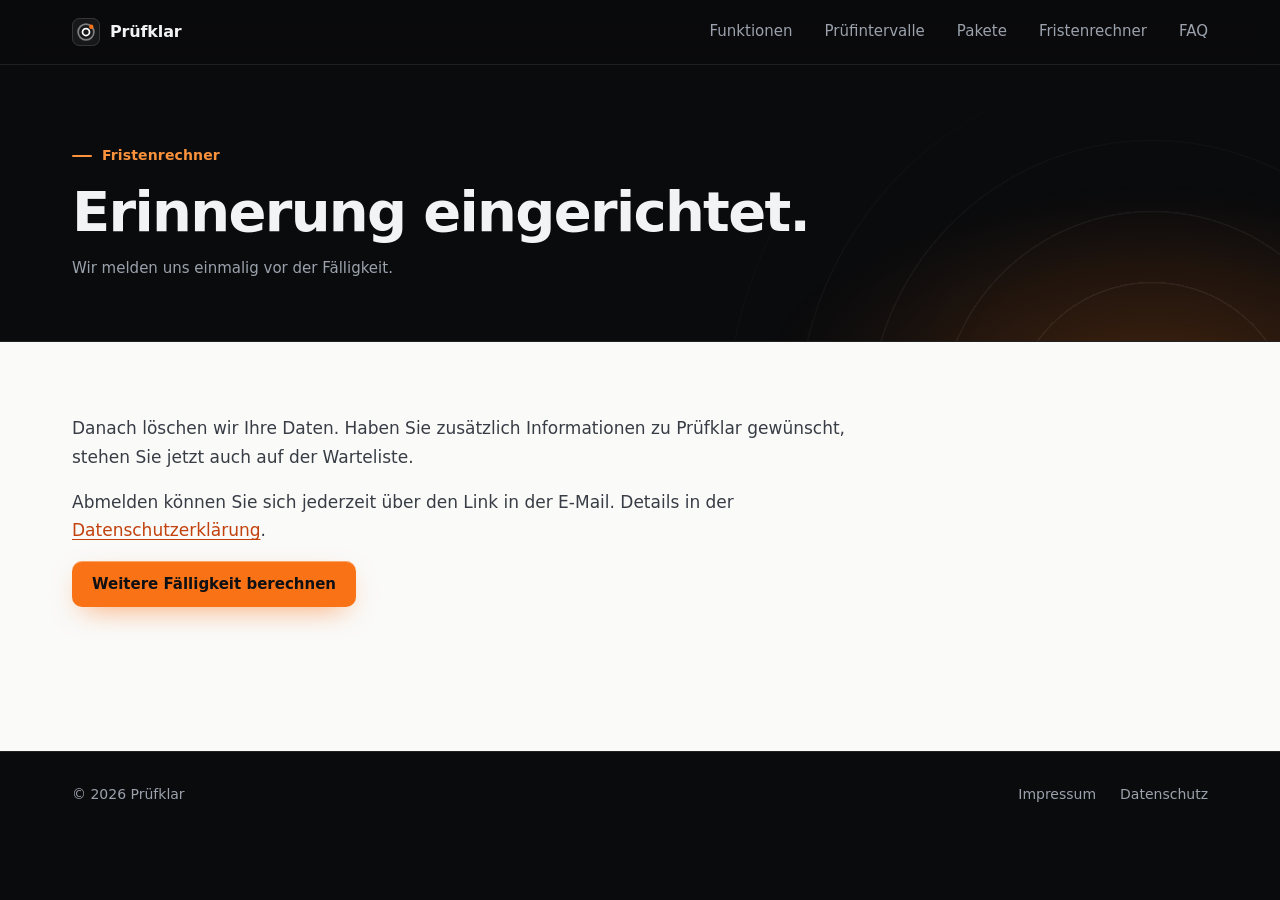
<file: erinnerung-bestaetigt.html>
<!doctype html>
<html lang="de">
<head>
  <meta charset="utf-8">
  <meta name="viewport" content="width=device-width, initial-scale=1">
  <title>Erinnerung eingerichtet – Prüfklar</title>
  <meta name="description" content="Ihre Erinnerung aus dem Prüfklar-Fristenrechner ist eingerichtet.">
  <meta name="robots" content="noindex">
  <meta name="theme-color" content="#0a0b0d">
  <link rel="icon" href="data:image/svg+xml,%3Csvg xmlns='http://www.w3.org/2000/svg' viewBox='0 0 32 32'%3E%3Crect width='32' height='32' rx='8' fill='%230E1013'/%3E%3Ccircle cx='16' cy='16' r='9' fill='none' stroke='%23fff' stroke-width='2' opacity='.5'/%3E%3Ccircle cx='16' cy='16' r='4' fill='none' stroke='%23fff' stroke-width='2'/%3E%3Ccircle cx='22' cy='10' r='2.5' fill='%23F97316'/%3E%3C/svg%3E">
  <link rel="stylesheet" href="style.css">
  <link rel="stylesheet" href="legal.css">
</head>
<body>
  <a class="skip-link" href="#main">Zum Inhalt springen</a>

  <header class="site-header">
    <div class="container site-header__inner">
      <a class="logo" href="./" aria-label="Prüfklar Startseite">
        <svg class="logo__mark" viewBox="0 0 32 32" aria-hidden="true">
          <rect x=".5" y=".5" width="31" height="31" rx="8" />
          <circle cx="16" cy="16" r="9" class="logo__ring" />
          <circle cx="16" cy="16" r="4" class="logo__core" />
          <circle cx="22" cy="10" r="2.5" class="logo__blip" />
        </svg>
        Prüfklar
      </a>
      <nav class="site-nav" aria-label="Hauptnavigation">
        <a href="./#funktionen">Funktionen</a>
        <a href="./#fristen">Prüfintervalle</a>
        <a href="./#pakete">Pakete</a>
        <a href="rechner.html">Fristenrechner</a>
        <a href="./#faq">FAQ</a>
      </nav>
    </div>
  </header>

  <main id="main">
    <div class="legal-hero dark">
      <div class="container legal-hero__inner">
        <p class="eyebrow">Fristenrechner</p>
        <h1>Erinnerung eingerichtet.</h1>
        <p class="legal-hero__meta">Wir melden uns einmalig vor der Fälligkeit.</p>
      </div>
    </div>

    <div class="legal">
      <div class="container">
        <article class="prose">
          <p>Danach löschen wir Ihre Daten. Haben Sie zusätzlich Informationen zu Prüfklar gewünscht, stehen Sie jetzt auch auf der Warteliste.</p>
          <p>Abmelden können Sie sich jederzeit über den Link in der E-Mail. Details in der <a href="datenschutz.html#fristenrechner">Datenschutzerklärung</a>.</p>
          <p><a class="btn btn--accent" href="rechner.html">Weitere Fälligkeit berechnen</a></p>
        </article>
      </div>
    </div>
  </main>

  <footer class="site-footer">
    <div class="container site-footer__inner">
      <span>© 2026 Prüfklar</span>
      <nav aria-label="Rechtliches">
        <a href="impressum.html">Impressum</a>
        <a href="datenschutz.html">Datenschutz</a>
      </nav>
    </div>
  </footer>
</body>
</html>
</file>
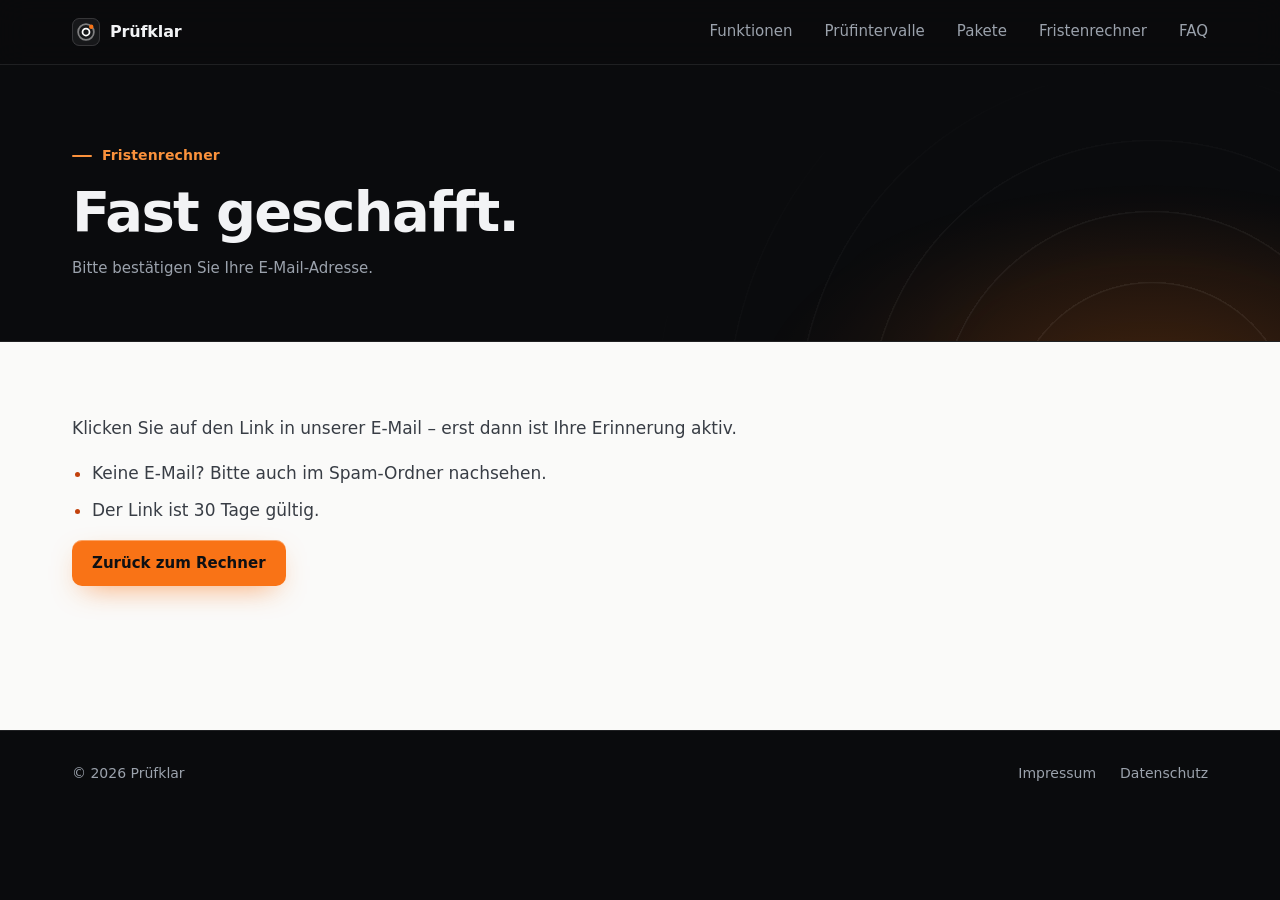
<file: erinnerung-danke.html>
<!doctype html>
<html lang="de">
<head>
  <meta charset="utf-8">
  <meta name="viewport" content="width=device-width, initial-scale=1">
  <title>Fast geschafft – Prüfklar</title>
  <meta name="description" content="Bitte bestätigen Sie Ihre E-Mail-Adresse, damit die Erinnerung aus dem Prüfklar-Fristenrechner aktiv wird.">
  <meta name="robots" content="noindex">
  <meta name="theme-color" content="#0a0b0d">
  <link rel="icon" href="data:image/svg+xml,%3Csvg xmlns='http://www.w3.org/2000/svg' viewBox='0 0 32 32'%3E%3Crect width='32' height='32' rx='8' fill='%230E1013'/%3E%3Ccircle cx='16' cy='16' r='9' fill='none' stroke='%23fff' stroke-width='2' opacity='.5'/%3E%3Ccircle cx='16' cy='16' r='4' fill='none' stroke='%23fff' stroke-width='2'/%3E%3Ccircle cx='22' cy='10' r='2.5' fill='%23F97316'/%3E%3C/svg%3E">
  <link rel="stylesheet" href="style.css">
  <link rel="stylesheet" href="legal.css">
</head>
<body>
  <a class="skip-link" href="#main">Zum Inhalt springen</a>

  <header class="site-header">
    <div class="container site-header__inner">
      <a class="logo" href="./" aria-label="Prüfklar Startseite">
        <svg class="logo__mark" viewBox="0 0 32 32" aria-hidden="true">
          <rect x=".5" y=".5" width="31" height="31" rx="8" />
          <circle cx="16" cy="16" r="9" class="logo__ring" />
          <circle cx="16" cy="16" r="4" class="logo__core" />
          <circle cx="22" cy="10" r="2.5" class="logo__blip" />
        </svg>
        Prüfklar
      </a>
      <nav class="site-nav" aria-label="Hauptnavigation">
        <a href="./#funktionen">Funktionen</a>
        <a href="./#fristen">Prüfintervalle</a>
        <a href="./#pakete">Pakete</a>
        <a href="rechner.html">Fristenrechner</a>
        <a href="./#faq">FAQ</a>
      </nav>
    </div>
  </header>

  <main id="main">
    <div class="legal-hero dark">
      <div class="container legal-hero__inner">
        <p class="eyebrow">Fristenrechner</p>
        <h1>Fast geschafft.</h1>
        <p class="legal-hero__meta">Bitte bestätigen Sie Ihre E-Mail-Adresse.</p>
      </div>
    </div>

    <div class="legal">
      <div class="container">
        <article class="prose">
          <p>Klicken Sie auf den Link in unserer E-Mail – erst dann ist Ihre Erinnerung aktiv.</p>
          <ul>
            <li>Keine E-Mail? Bitte auch im Spam-Ordner nachsehen.</li>
            <li>Der Link ist 30&nbsp;Tage gültig.</li>
          </ul>
          <p><a class="btn btn--accent" href="rechner.html">Zurück zum Rechner</a></p>
        </article>
      </div>
    </div>
  </main>

  <footer class="site-footer">
    <div class="container site-footer__inner">
      <span>© 2026 Prüfklar</span>
      <nav aria-label="Rechtliches">
        <a href="impressum.html">Impressum</a>
        <a href="datenschutz.html">Datenschutz</a>
      </nav>
    </div>
  </footer>
</body>
</html>
</file>
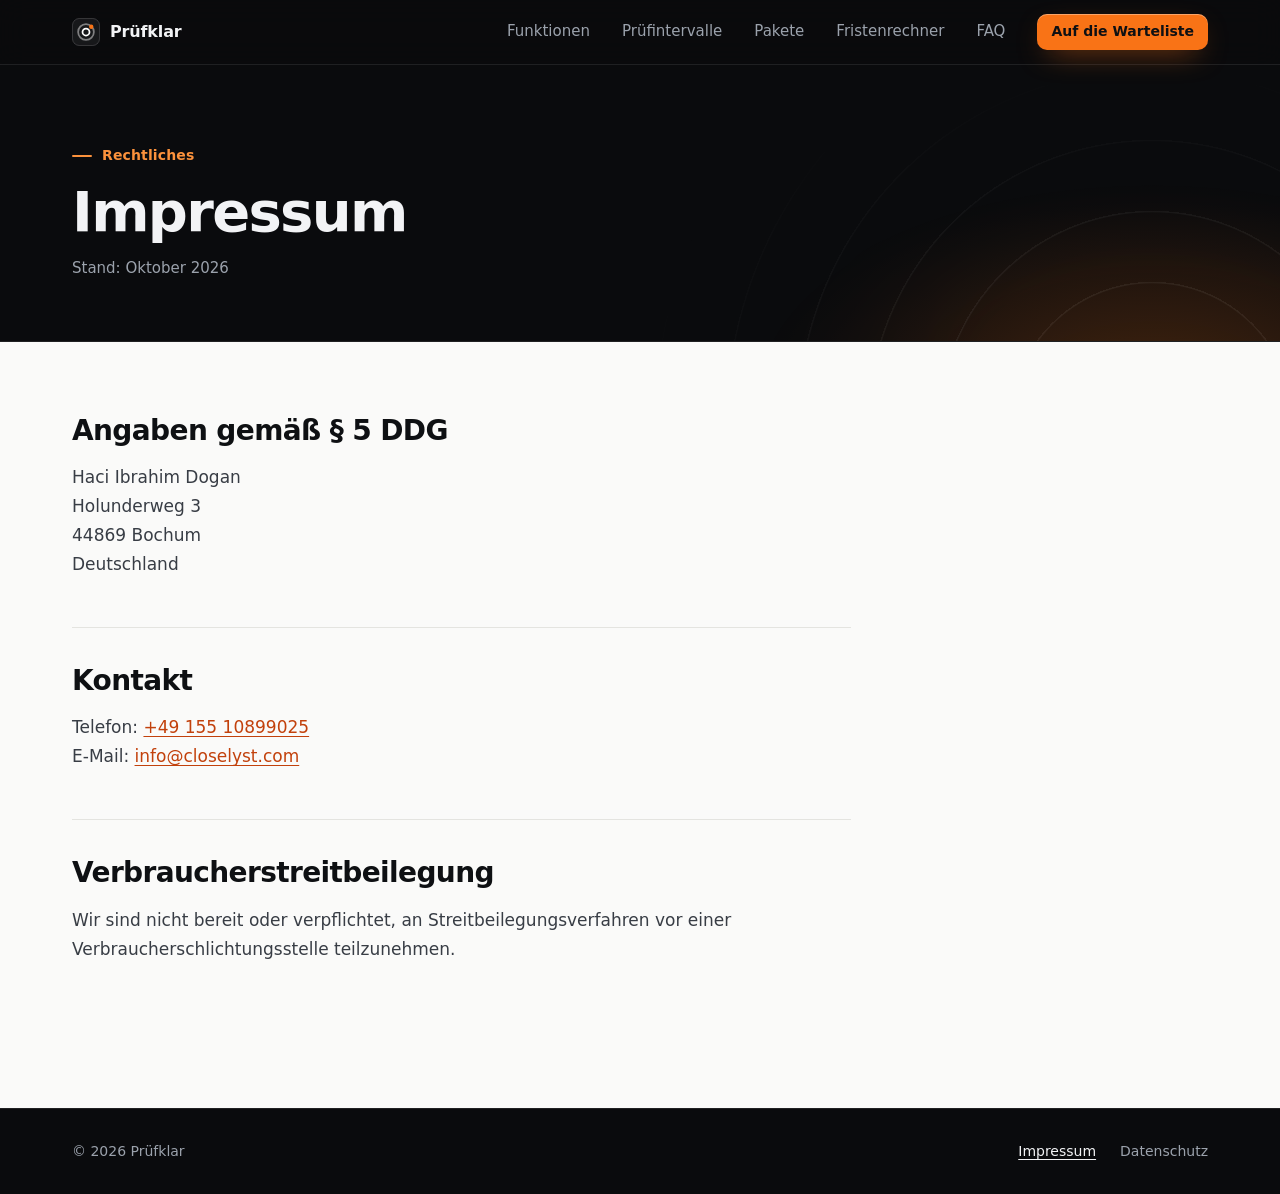
<file: impressum.html>
<!doctype html>
<html lang="de">
<head>
  <meta charset="utf-8">
  <meta name="viewport" content="width=device-width, initial-scale=1">
  <title>Impressum – Prüfklar</title>
  <meta name="description" content="Impressum von Prüfklar: Anbieterkennzeichnung nach § 5 DDG mit Name, Anschrift und Kontaktmöglichkeiten.">
  <meta name="theme-color" content="#0a0b0d">
  <link rel="icon" href="data:image/svg+xml,%3Csvg xmlns='http://www.w3.org/2000/svg' viewBox='0 0 32 32'%3E%3Crect width='32' height='32' rx='8' fill='%230E1013'/%3E%3Ccircle cx='16' cy='16' r='9' fill='none' stroke='%23fff' stroke-width='2' opacity='.5'/%3E%3Ccircle cx='16' cy='16' r='4' fill='none' stroke='%23fff' stroke-width='2'/%3E%3Ccircle cx='22' cy='10' r='2.5' fill='%23F97316'/%3E%3C/svg%3E">
  <link rel="stylesheet" href="style.css">
  <link rel="stylesheet" href="legal.css">
</head>
<body>
  <a class="skip-link" href="#main">Zum Inhalt springen</a>

  <header class="site-header">
    <div class="container site-header__inner">
      <a class="logo" href="./" aria-label="Prüfklar Startseite">
        <svg class="logo__mark" viewBox="0 0 32 32" aria-hidden="true">
          <rect x=".5" y=".5" width="31" height="31" rx="8" />
          <circle cx="16" cy="16" r="9" class="logo__ring" />
          <circle cx="16" cy="16" r="4" class="logo__core" />
          <circle cx="22" cy="10" r="2.5" class="logo__blip" />
        </svg>
        Prüfklar
      </a>
      <nav class="site-nav" aria-label="Hauptnavigation">
        <a href="./#funktionen">Funktionen</a>
        <a href="./#fristen">Prüfintervalle</a>
        <a href="./#pakete">Pakete</a>
        <a href="rechner.html">Fristenrechner</a>
        <a href="./#faq">FAQ</a>
      </nav>
      <a class="btn btn--accent btn--sm" href="./#warteliste">Auf die Warteliste</a>
    </div>
  </header>

  <main id="main">
    <div class="legal-hero dark">
      <div class="container legal-hero__inner">
        <p class="eyebrow">Rechtliches</p>
        <h1>Impressum</h1>
        <p class="legal-hero__meta">Stand: Oktober 2026</p>
      </div>
    </div>

    <div class="legal">
      <div class="container">
        <article class="prose">
          <h2 id="anbieter">Angaben gemäß <span class="nowrap">§&nbsp;5&nbsp;DDG</span></h2>
          <p>
            Haci Ibrahim Dogan<br>
            Holunderweg 3<br>
            44869 Bochum<br>
            Deutschland
          </p>

          <h2 id="kontakt">Kontakt</h2>
          <p>
            Telefon: <a href="tel:+4915510899025">+49&nbsp;155&nbsp;10899025</a><br>
            E-Mail: <a href="mailto:info@closelyst.com">info@closelyst.com</a>
          </p>

          <h2 id="streitbeilegung">Verbraucherstreitbeilegung</h2>
          <p>Wir sind nicht bereit oder verpflichtet, an Streitbeilegungsverfahren vor einer Verbraucherschlichtungsstelle teilzunehmen.</p>

        </article>
      </div>
    </div>
  </main>

  <footer class="site-footer">
    <div class="container site-footer__inner">
      <span>© 2026 Prüfklar</span>
      <nav aria-label="Rechtliches">
        <a href="impressum.html" aria-current="page">Impressum</a>
        <a href="datenschutz.html">Datenschutz</a>
      </nav>
    </div>
  </footer>
</body>
</html>
</file>
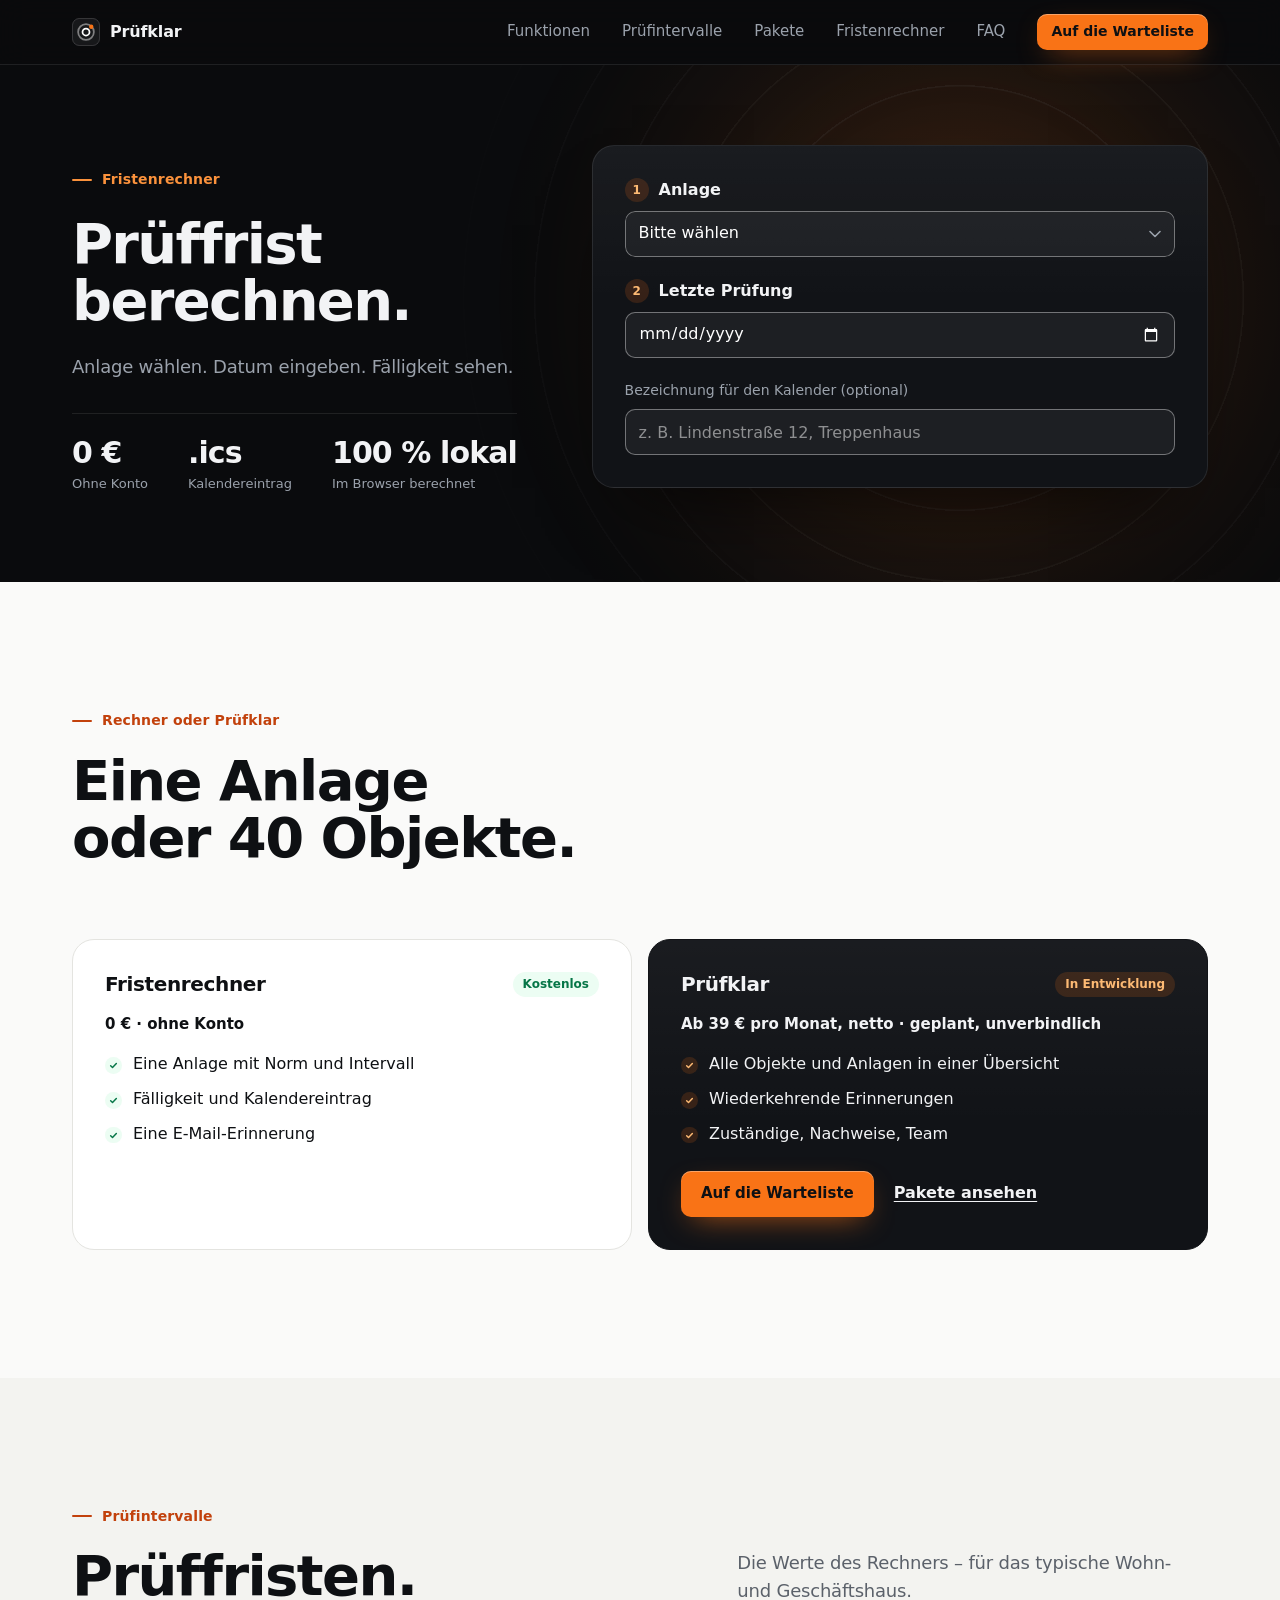
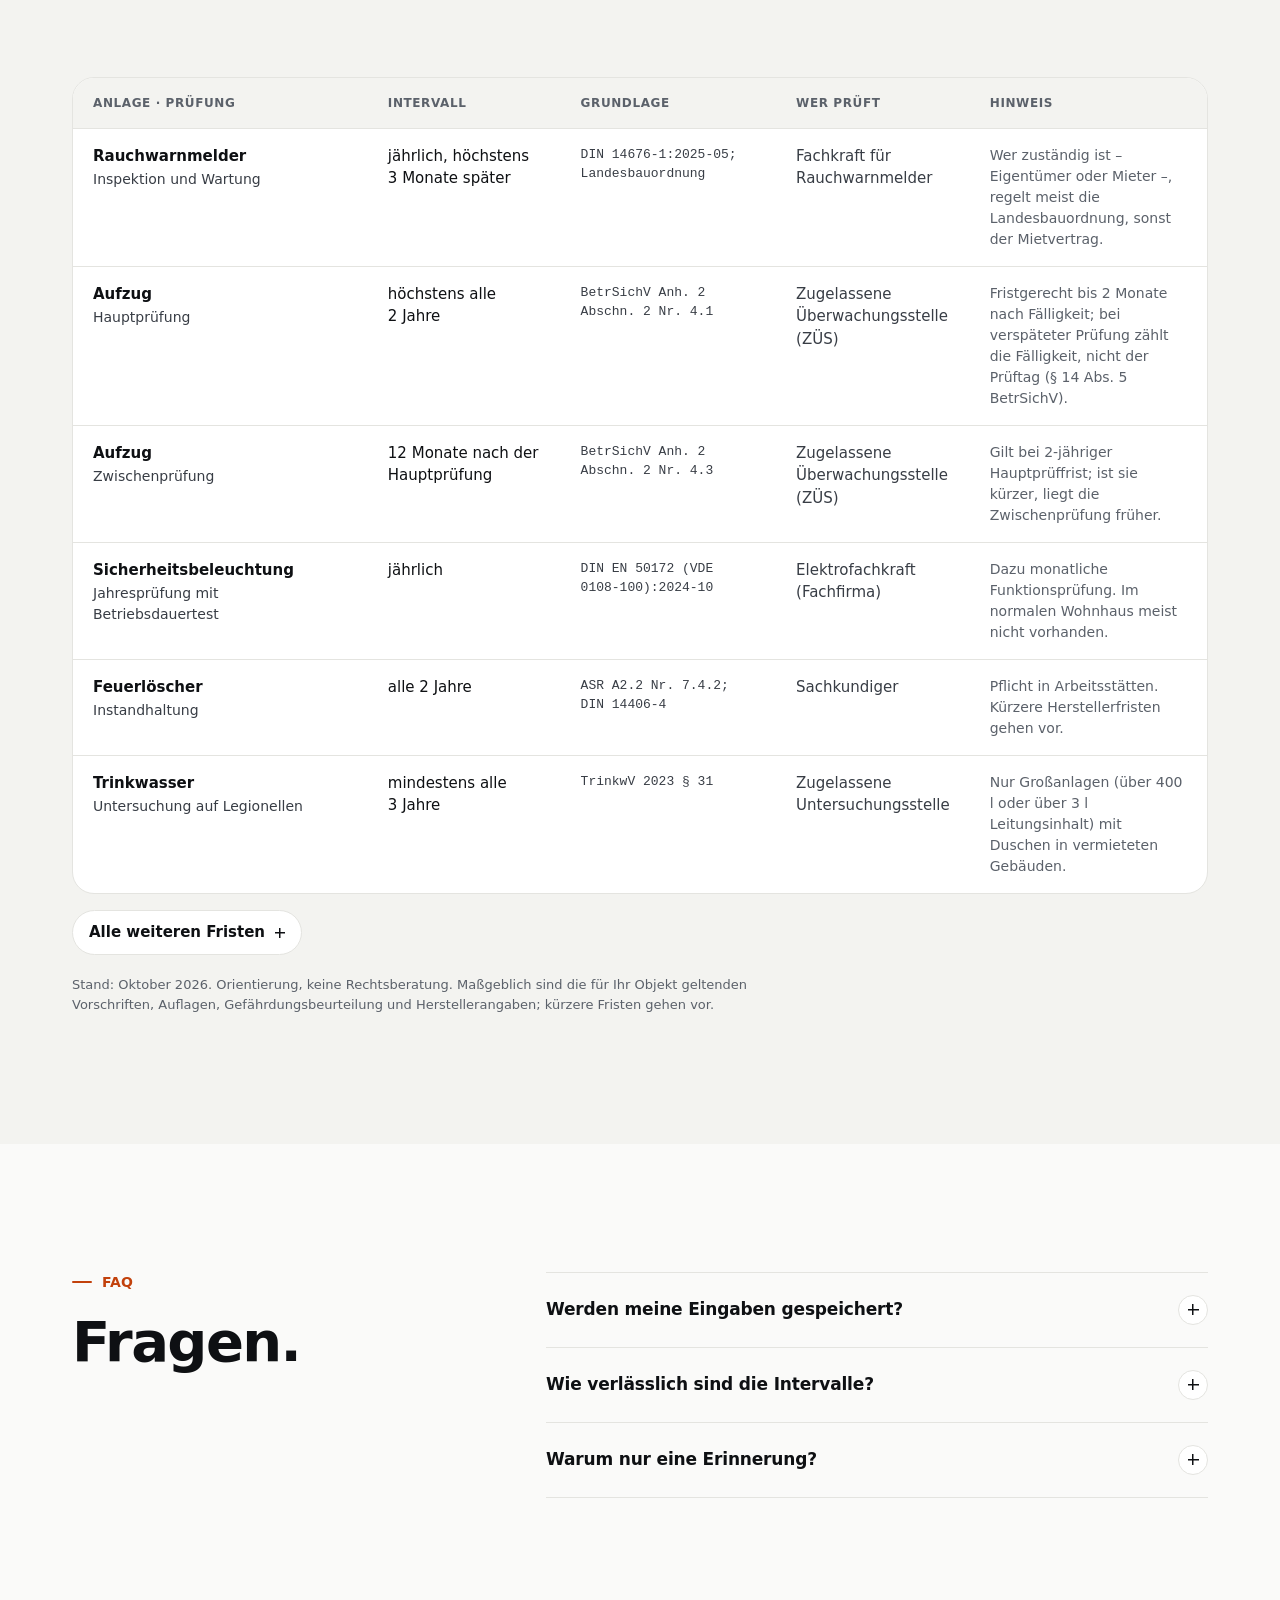
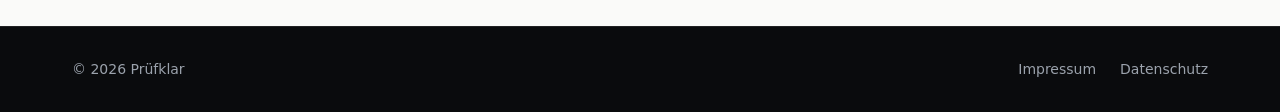
<file: rechner.html>
<!doctype html>
<html lang="de">
<head>
  <meta charset="utf-8">
  <meta name="viewport" content="width=device-width, initial-scale=1">
  <meta http-equiv="Content-Security-Policy" content="default-src 'self'; img-src 'self' data:; object-src 'none'; base-uri 'none'">
  <title>Prüffristen-Rechner: nächste Prüfung berechnen – Prüfklar</title>
  <meta name="description" content="Kostenloser Prüffristen-Rechner: Anlage wählen, Datum der letzten Prüfung eingeben und die nächste Fälligkeit sehen – mit Norm, typischem Intervall und Kalendereintrag. Ohne Konto.">
  <meta property="og:title" content="Prüffristen-Rechner – Prüfklar">
  <meta property="og:description" content="Wann ist die nächste Prüfung fällig? Norm, typisches Intervall und Fälligkeit für Sicherheitsbeleuchtung, Rauchwarnmelder, Aufzug und mehr – kostenlos, ohne Konto.">
  <meta property="og:type" content="website">
  <meta property="og:url" content="https://zipzap1.github.io/pruefklar/rechner.html">
  <meta property="og:site_name" content="Prüfklar">
  <meta property="og:locale" content="de_DE">
  <meta property="og:image" content="https://zipzap1.github.io/pruefklar/og-image.png">
  <meta property="og:image:width" content="1200">
  <meta property="og:image:height" content="627">
  <meta property="og:image:alt" content="Prüfklar – Nie wieder eine Prüffrist verpassen. Radar-Ansicht mit einer überfälligen Prüfung der Sicherheitsbeleuchtung und einem Rauchwarnmelder, der in 7 Tagen fällig ist.">
  <meta name="twitter:card" content="summary_large_image">
  <link rel="canonical" href="https://zipzap1.github.io/pruefklar/rechner.html">
  <meta name="theme-color" content="#0a0b0d">
  <link rel="icon" href="data:image/svg+xml,%3Csvg xmlns='http://www.w3.org/2000/svg' viewBox='0 0 32 32'%3E%3Crect width='32' height='32' rx='8' fill='%230E1013'/%3E%3Ccircle cx='16' cy='16' r='9' fill='none' stroke='%23fff' stroke-width='2' opacity='.5'/%3E%3Ccircle cx='16' cy='16' r='4' fill='none' stroke='%23fff' stroke-width='2'/%3E%3Ccircle cx='22' cy='10' r='2.5' fill='%23F97316'/%3E%3C/svg%3E">
  <link rel="stylesheet" href="style.css">
  <link rel="stylesheet" href="rechner.css">
  <script src="rechner.js" defer></script>
</head>
<body>
  <a class="skip-link" href="#main">Zum Inhalt springen</a>

  <header class="site-header">
    <div class="container site-header__inner">
      <a class="logo" href="./" aria-label="Prüfklar Startseite">
        <svg class="logo__mark" viewBox="0 0 32 32" aria-hidden="true">
          <rect x=".5" y=".5" width="31" height="31" rx="8" />
          <circle cx="16" cy="16" r="9" class="logo__ring" />
          <circle cx="16" cy="16" r="4" class="logo__core" />
          <circle cx="22" cy="10" r="2.5" class="logo__blip" />
        </svg>
        Prüfklar
      </a>
      <nav class="site-nav" aria-label="Hauptnavigation">
        <a href="./#funktionen">Funktionen</a>
        <a href="./#fristen">Prüfintervalle</a>
        <a href="./#pakete">Pakete</a>
        <a href="rechner.html" aria-current="page">Fristenrechner</a>
        <a href="./#faq">FAQ</a>
      </nav>
      <a class="btn btn--accent btn--sm" href="./#warteliste">Auf die Warteliste</a>
    </div>
  </header>

  <main id="main">
    <!-- 1. Rechner -->
    <section class="calc-hero dark" aria-labelledby="calc-title">
      <div class="container calc-hero__grid">
        <div class="calc-hero__copy">
          <p class="eyebrow">Fristenrechner</p>
          <h1 id="calc-title">Prüffrist berechnen.</h1>
          <p class="lead">Anlage wählen. Datum eingeben. Fälligkeit sehen.</p>
          <dl class="specs">
            <div><dt>Ohne Konto</dt><dd>0&nbsp;€</dd></div>
            <div><dt>Kalendereintrag</dt><dd>.ics</dd></div>
            <div><dt>Im Browser berechnet</dt><dd>100&nbsp;% lokal</dd></div>
          </dl>
        </div>

        <div class="calc" id="rechner">
          <p class="calc__noscript" id="calc-noscript">Der Rechner benötigt JavaScript. Die typischen Intervalle finden Sie auch in der <a href="#intervalle">Tabelle weiter unten</a>.</p>

          <form class="calc__form" id="calc-form" hidden>
            <div class="calc__step">
              <label class="calc__label" for="calc-anlage"><span class="calc__num" aria-hidden="true">1</span>Anlage</label>
              <select class="calc__select" id="calc-anlage" required>
                <option value="">Bitte wählen</option>
              </select>
              <div class="calc__facts" id="calc-facts" hidden>
                <dl class="calc__dl">
                  <div><dt>Intervall</dt><dd id="calc-fact-intervall"></dd></div>
                  <div><dt>Grundlage</dt><dd id="calc-fact-grundlage"></dd></div>
                  <div><dt>Wer prüft</dt><dd id="calc-fact-wer"></dd></div>
                </dl>
                <p class="calc__hint" id="calc-fact-hinweis"></p>
              </div>
            </div>

            <div class="calc__step">
              <label class="calc__label" for="calc-datum"><span class="calc__num" aria-hidden="true">2</span><span id="calc-datum-label">Letzte Prüfung</span></label>
              <input class="input" id="calc-datum" type="date" required aria-describedby="calc-datum-error">
              <p class="calc__error" id="calc-datum-error" hidden></p>
            </div>

            <div class="calc__step">
              <label class="calc__label calc__label--sub" for="calc-bez">Bezeichnung für den Kalender (optional)</label>
              <input class="input" id="calc-bez" type="text" maxlength="80" autocomplete="off" placeholder="z. B. Lindenstraße 12, Treppenhaus">
            </div>
          </form>

          <p class="visually-hidden" id="calc-live" aria-live="polite"></p>

          <div class="calc__result" id="calc-result" hidden>
            <p class="calc__kicker">Nächste Fälligkeit<sup aria-hidden="true">1</sup></p>
            <p class="calc__due"><time id="calc-due"></time></p>
            <p><span class="pill" id="calc-status"></span></p>
            <p class="calc__tolerance" id="calc-grace" hidden></p>
            <p class="calc__overdue" id="calc-overdue" hidden><strong>Jetzt beauftragen.</strong> Für diesen Termin ist eine Erinnerung nicht mehr sinnvoll.</p>
            <div class="calc__actions" id="calc-actions">
              <label class="calc__lead">Erinnerung
                <select class="calc__select" id="calc-lead">
                  <option value="14">2 Wochen vorher</option>
                  <option value="28" selected>4 Wochen vorher</option>
                  <option value="56">8 Wochen vorher</option>
                </select>
              </label>
              <button class="btn btn--ghost" type="button" id="calc-ics"><svg class="i" viewBox="0 0 24 24" aria-hidden="true"><rect x="3.5" y="5" width="17" height="15" rx="2.5" /><path d="M3.5 10h17M8 3v4M16 3v4M12 13v4M10 15h4" /></svg>In den Kalender (.ics)</button>
            </div>
            <p class="calc__tolerance" id="calc-far" hidden>Die Fälligkeit liegt mehr als zwei Jahre entfernt – dafür gibt es keine E-Mail-Erinnerung. Bitte nutzen Sie den Kalendereintrag.</p>
            <p class="calc__more">Mehrere Objekte? <a href="./">Prüfklar entdecken</a></p>
            <p class="calc__fine"><span aria-hidden="true">1 </span>Typisches Intervall nach den genannten Regelwerken, Stand Oktober 2026 – unverbindlich, keine Rechtsberatung. Je nach Landesrecht, Baugenehmigung, Gefährdungsbeurteilung, Herstellerangaben oder Versicherer können kürzere Fristen gelten.</p>
          </div>

          <!-- Zwei Brevo-Formulare (Simple HTML), Einrichtung: _intern/brevo-erinnerung.md.
               action = Formular A „Erinnerung“, data-action-waitlist = Formular B „Erinnerung + Warteliste“.
               Solange ein Platzhalter steht, ist das Formular gesperrt. -->
          <form class="calc__remind" id="remind-form" action="https://397383a5.sibforms.com/serve/[base64]" data-action-waitlist="BREVO_FORMULAR_URL_WARTELISTE" method="post" hidden>
            <h2>Erinnerung per E-Mail</h2>
            <p class="calc__note">Einmalig am <strong id="remind-date"></strong><span id="remind-why"></span>. Danach löschen wir die Erinnerungsdaten.</p>
            <p class="calc__unavailable" id="remind-unavailable" hidden>Bald verfügbar. Bis dahin hilft der Kalendereintrag.</p>
            <fieldset id="remind-fields">
              <legend class="visually-hidden">E-Mail-Erinnerung anfordern</legend>
              <div class="signup__row">
                <label class="visually-hidden" for="remind-email">E-Mail-Adresse</label>
                <input class="input" id="remind-email" type="email" name="EMAIL" autocomplete="email" placeholder="name@hausverwaltung.de" required aria-describedby="remind-help">
                <button class="btn btn--accent" type="submit">Erinnerung anfordern</button>
              </div>
              <p class="calc__fine" id="remind-help">Zuerst kommt eine Bestätigungs-E-Mail; ohne Ihren Klick darin erhalten Sie keine weitere Nachricht. Pro E-Mail-Adresse ist eine Erinnerung aktiv. Zustellung ohne Gewähr – tragen Sie die Frist zusätzlich in Ihren Kalender ein.</p>
              <label class="consent">
                <input type="checkbox" name="OPT_IN" value="1" required>
                <span>Ja, ich möchte eine einmalige Erinnerung an diese Prüfung per E-Mail erhalten. Dafür verarbeitet Haci Ibrahim Dogan meine E-Mail-Adresse, die gewählte Prüfung sowie Fälligkeits- und Erinnerungsdatum mit dem E-Mail-Dienst Brevo (Brevo GmbH, Berlin). Die Erinnerungsdaten werden nach dem Versand gelöscht; der Nachweis meiner Einwilligung wird aufbewahrt, solange er zur Abwehr von Ansprüchen nötig ist (in der Regel bis zu drei Jahre). Ich kann die Einwilligung jederzeit mit Wirkung für die Zukunft widerrufen, z.&nbsp;B. über den Link in der E-Mail oder an info@closelyst.com. Details in der <a href="datenschutz.html#fristenrechner">Datenschutzerklärung</a>.</span>
              </label>
              <label class="consent">
                <input type="checkbox" id="remind-warteliste">
                <span>Optional: Ich möchte außerdem per E-Mail über den Start von Prüfklar und das Gründerplatz-Angebot informiert werden (Warteliste) – von Haci Ibrahim Dogan, versendet über Brevo. Die Erinnerung erhalte ich auch ohne dieses Häkchen. Diese Einwilligung kann ich jederzeit getrennt widerrufen.</span>
              </label>
            </fieldset>
            <input type="text" name="email_address_check" value="" hidden>
            <input type="hidden" name="locale" value="de">
            <input type="hidden" name="html_type" value="simple">
            <input type="hidden" name="ANLAGE" id="remind-anlage">
            <input type="hidden" name="FAELLIG_AM" id="remind-faellig">
            <input type="hidden" name="ERINNERUNG_AM" id="remind-erinnerung">
          </form>
        </div>
      </div>
    </section>

    <!-- 2. Rechner oder Prüfklar -->
    <section class="section" aria-labelledby="mehr-title">
      <div class="container">
        <div class="section__head">
          <p class="eyebrow">Rechner oder Prüfklar</p>
          <h2 id="mehr-title">Eine Anlage oder 40&nbsp;Objekte.</h2>
        </div>
        <ul class="compare" role="list">
          <li class="compare__card">
            <div class="compare__top"><h3>Fristenrechner</h3><span class="compare__tag">Kostenlos</span></div>
            <p class="compare__price">0&nbsp;€ · ohne Konto</p>
            <ul class="checks" role="list">
              <li>Eine Anlage mit Norm und Intervall</li>
              <li>Fälligkeit und Kalendereintrag</li>
              <li>Eine E-Mail-Erinnerung</li>
            </ul>
          </li>
          <li class="compare__card dark">
            <div class="compare__top"><h3>Prüfklar</h3><span class="compare__tag">In Entwicklung</span></div>
            <p class="compare__price">Ab 39&nbsp;€ pro Monat, netto · geplant, unverbindlich</p>
            <ul class="checks" role="list">
              <li>Alle Objekte und Anlagen in einer Übersicht</li>
              <li>Wiederkehrende Erinnerungen</li>
              <li>Zuständige, Nachweise, Team</li>
            </ul>
            <div class="compare__cta">
              <a class="btn btn--accent" href="./#warteliste">Auf die Warteliste</a>
              <a href="./#pakete">Pakete ansehen</a>
            </div>
          </li>
        </ul>
      </div>
    </section>

    <!-- 3. Intervalltabelle: einzige Datenquelle des Rechners (rechner.js liest die Zeilen mit data-id) -->
    <section class="section section--tint" id="intervalle" aria-labelledby="intervalle-title">
      <div class="container">
        <div class="section__head section__head--split">
          <p class="eyebrow">Prüfintervalle</p>
          <h2 id="intervalle-title">Prüffristen.</h2>
          <p class="lead">Die Werte des Rechners – für das typische Wohn- und Geschäftshaus.</p>
        </div>
        <div class="ptable-wrap">
          <table class="ptable">
            <caption class="visually-hidden">Häufige Prüffristen je Anlage mit Grundlage, prüfender Stelle und Hinweis</caption>
            <thead>
              <tr><th scope="col">Anlage · Prüfung</th><th scope="col">Intervall</th><th scope="col">Grundlage</th><th scope="col">Wer prüft</th><th scope="col">Hinweis</th></tr>
            </thead>
            <tbody>
              <tr data-id="rauchwarnmelder" data-months="12" data-grace="3" data-basis="Letzte Inspektion und Wartung">
                <th scope="row"><span data-field="anlage">Rauchwarnmelder</span><span class="visually-hidden">, </span><small data-field="pruefung">Inspektion und Wartung</small></th>
                <td class="ptable__interval" data-label="Intervall" data-field="intervall">jährlich, höchstens 3&nbsp;Monate später</td>
                <td class="ptable__norm" data-label="Grundlage" data-field="grundlage">DIN 14676-1:2025-05; Landesbauordnung</td>
                <td class="ptable__who" data-label="Wer prüft" data-field="wer">Fachkraft für Rauchwarnmelder</td>
                <td class="ptable__hint" data-label="Hinweis" data-field="hinweis">Wer zuständig ist – Eigentümer oder Mieter –, regelt meist die Landesbauordnung, sonst der Mietvertrag.</td>
              </tr>
              <tr data-id="aufzug-hauptpruefung" data-months="24" data-grace="2" data-basis="Letzte Hauptprüfung">
                <th scope="row"><span data-field="anlage">Aufzug</span><span class="visually-hidden">, </span><small data-field="pruefung">Hauptprüfung</small></th>
                <td class="ptable__interval" data-label="Intervall" data-field="intervall">höchstens alle 2&nbsp;Jahre</td>
                <td class="ptable__norm" data-label="Grundlage" data-field="grundlage">BetrSichV Anh. 2 Abschn. 2 Nr. 4.1</td>
                <td class="ptable__who" data-label="Wer prüft" data-field="wer">Zugelassene Überwachungsstelle (ZÜS)</td>
                <td class="ptable__hint" data-label="Hinweis" data-field="hinweis">Fristgerecht bis 2&nbsp;Monate nach Fälligkeit; bei verspäteter Prüfung zählt die Fälligkeit, nicht der Prüftag (§ 14 Abs. 5 BetrSichV).</td>
              </tr>
              <tr data-id="aufzug-zwischenpruefung" data-months="12" data-grace="2" data-basis="Letzte Hauptprüfung">
                <th scope="row"><span data-field="anlage">Aufzug</span><span class="visually-hidden">, </span><small data-field="pruefung">Zwischenprüfung</small></th>
                <td class="ptable__interval" data-label="Intervall" data-field="intervall">12&nbsp;Monate nach der Hauptprüfung</td>
                <td class="ptable__norm" data-label="Grundlage" data-field="grundlage">BetrSichV Anh. 2 Abschn. 2 Nr. 4.3</td>
                <td class="ptable__who" data-label="Wer prüft" data-field="wer">Zugelassene Überwachungsstelle (ZÜS)</td>
                <td class="ptable__hint" data-label="Hinweis" data-field="hinweis">Gilt bei 2-jähriger Hauptprüffrist; ist sie kürzer, liegt die Zwischenprüfung früher.</td>
              </tr>
              <tr data-id="sicherheitsbeleuchtung-jahrespruefung" data-months="12" data-basis="Letzte Jahresprüfung">
                <th scope="row"><span data-field="anlage">Sicherheitsbeleuchtung</span><span class="visually-hidden">, </span><small data-field="pruefung">Jahresprüfung mit Betriebsdauertest</small></th>
                <td class="ptable__interval" data-label="Intervall" data-field="intervall">jährlich</td>
                <td class="ptable__norm" data-label="Grundlage" data-field="grundlage">DIN EN 50172 (VDE 0108-100):2024-10</td>
                <td class="ptable__who" data-label="Wer prüft" data-field="wer">Elektrofachkraft (Fachfirma)</td>
                <td class="ptable__hint" data-label="Hinweis" data-field="hinweis">Dazu monatliche Funktionsprüfung. Im normalen Wohnhaus meist nicht vorhanden.</td>
              </tr>
              <tr data-id="feuerloescher" data-months="24" data-basis="Letzte Instandhaltung">
                <th scope="row"><span data-field="anlage">Feuerlöscher</span><span class="visually-hidden">, </span><small data-field="pruefung">Instandhaltung</small></th>
                <td class="ptable__interval" data-label="Intervall" data-field="intervall">alle 2&nbsp;Jahre</td>
                <td class="ptable__norm" data-label="Grundlage" data-field="grundlage">ASR A2.2 Nr. 7.4.2; DIN 14406-4</td>
                <td class="ptable__who" data-label="Wer prüft" data-field="wer">Sachkundiger</td>
                <td class="ptable__hint" data-label="Hinweis" data-field="hinweis">Pflicht in Arbeitsstätten. Kürzere Herstellerfristen gehen vor.</td>
              </tr>
              <tr data-id="trinkwasser-legionellen" data-months="36" data-basis="Letzte Probennahme">
                <th scope="row"><span data-field="anlage">Trinkwasser</span><span class="visually-hidden">, </span><small data-field="pruefung">Untersuchung auf Legionellen</small></th>
                <td class="ptable__interval" data-label="Intervall" data-field="intervall">mindestens alle 3&nbsp;Jahre</td>
                <td class="ptable__norm" data-label="Grundlage" data-field="grundlage">TrinkwV 2023 § 31</td>
                <td class="ptable__who" data-label="Wer prüft" data-field="wer">Zugelassene Untersuchungsstelle</td>
                <td class="ptable__hint" data-label="Hinweis" data-field="hinweis">Nur Großanlagen (über 400 l oder über 3 l Leitungsinhalt) mit Duschen in vermieteten Gebäuden.</td>
              </tr>
            </tbody>
          </table>
        </div>
        <details class="ptable-more">
          <summary>Alle weiteren Fristen</summary>
          <div class="ptable-wrap">
            <table class="ptable">
              <caption class="visually-hidden">Weitere Prüffristen je Anlage mit Grundlage, prüfender Stelle und Hinweis</caption>
              <thead>
                <tr><th scope="col">Anlage · Prüfung</th><th scope="col">Intervall</th><th scope="col">Grundlage</th><th scope="col">Wer prüft</th><th scope="col">Hinweis</th></tr>
              </thead>
              <tbody>
                <tr data-id="sicherheitsbeleuchtung-messung" data-months="36" data-basis="Letzte Messung">
                  <th scope="row"><span data-field="anlage">Sicherheitsbeleuchtung</span><span class="visually-hidden">, </span><small data-field="pruefung">Messung der Beleuchtungsstärke</small></th>
                  <td class="ptable__interval" data-label="Intervall" data-field="intervall">alle 3&nbsp;Jahre</td>
                  <td class="ptable__norm" data-label="Grundlage" data-field="grundlage">DIN VDE V 0108-100-1:2018-12; DIN EN 50172:2024-10</td>
                  <td class="ptable__who" data-label="Wer prüft" data-field="wer">Fachfirma</td>
                  <td class="ptable__hint" data-label="Hinweis" data-field="hinweis">Die Neufassung 2024 verlangt 5 Jahre; der Rechner rechnet vorsichtig mit 3.</td>
                </tr>
                <tr data-id="sicherheitsbeleuchtung-pruefvo" data-months="36" data-basis="Letzte Sachverständigenprüfung">
                  <th scope="row"><span data-field="anlage">Sicherheitsbeleuchtung</span><span class="visually-hidden">, </span><small data-field="pruefung">Prüfung durch Prüfsachverständigen</small></th>
                  <td class="ptable__interval" data-label="Intervall" data-field="intervall">alle 3&nbsp;Jahre</td>
                  <td class="ptable__norm" data-label="Grundlage" data-field="grundlage">Prüfverordnung des Landes, z. B. PrüfVO NRW</td>
                  <td class="ptable__who" data-label="Wer prüft" data-field="wer">Prüfsachverständiger</td>
                  <td class="ptable__hint" data-label="Hinweis" data-field="hinweis">Nur Sonderbauten und Garagen im Anwendungsbereich der Landes-PrüfVO.</td>
                </tr>
                <tr data-id="elektro-ortsfest" data-months="48" data-basis="Letzte Wiederholungsprüfung">
                  <th scope="row"><span data-field="anlage">Elektrische Anlage</span><span class="visually-hidden">, </span><small data-field="pruefung">Wiederholungsprüfung (ortsfest)</small></th>
                  <td class="ptable__interval" data-label="Intervall" data-field="intervall">alle 4&nbsp;Jahre</td>
                  <td class="ptable__norm" data-label="Grundlage" data-field="grundlage">DGUV Vorschrift 3, Tabelle 1A</td>
                  <td class="ptable__who" data-label="Wer prüft" data-field="wer">Elektrofachkraft</td>
                  <td class="ptable__hint" data-label="Hinweis" data-field="hinweis">Pflicht in Arbeitsstätten. Für reine Wohnhäuser keine feste gesetzliche Frist – 4&nbsp;Jahre als Orientierung.</td>
                </tr>
                <tr data-id="spielplatz-hauptinspektion" data-months="12" data-basis="Letzte Hauptinspektion">
                  <th scope="row"><span data-field="anlage">Spielplatz</span><span class="visually-hidden">, </span><small data-field="pruefung">Jährliche Hauptinspektion</small></th>
                  <td class="ptable__interval" data-label="Intervall" data-field="intervall">jährlich</td>
                  <td class="ptable__norm" data-label="Grundlage" data-field="grundlage">DIN EN 1176-7:2020-06</td>
                  <td class="ptable__who" data-label="Wer prüft" data-field="wer">Spielplatzprüfer (DIN 79161)</td>
                  <td class="ptable__hint" data-label="Hinweis" data-field="hinweis">Herstellerangaben können kürzere Intervalle verlangen.</td>
                </tr>
                <tr data-id="spielplatz-operativ" data-months="3" data-basis="Letzte operative Inspektion">
                  <th scope="row"><span data-field="anlage">Spielplatz</span><span class="visually-hidden">, </span><small data-field="pruefung">Operative Inspektion</small></th>
                  <td class="ptable__interval" data-label="Intervall" data-field="intervall">spätestens alle 3&nbsp;Monate</td>
                  <td class="ptable__norm" data-label="Grundlage" data-field="grundlage">DIN EN 1176-7:2020-06</td>
                  <td class="ptable__who" data-label="Wer prüft" data-field="wer">Sachkundige Person, z. B. geschulter Hausmeister</td>
                  <td class="ptable__hint" data-label="Hinweis" data-field="hinweis">Bei starker Nutzung kürzer. Dazu Sichtkontrolle täglich bis wöchentlich.</td>
                </tr>
                <tr data-id="gas-sichtkontrolle" data-months="12" data-basis="Letzte Sichtkontrolle">
                  <th scope="row"><span data-field="anlage">Gasleitung</span><span class="visually-hidden">, </span><small data-field="pruefung">Sichtkontrolle</small></th>
                  <td class="ptable__interval" data-label="Intervall" data-field="intervall">jährlich</td>
                  <td class="ptable__norm" data-label="Grundlage" data-field="grundlage">DVGW-TRGI 2018 (G 600)</td>
                  <td class="ptable__who" data-label="Wer prüft" data-field="wer">Betreiber oder Fachbetrieb</td>
                  <td class="ptable__hint" data-label="Hinweis" data-field="hinweis">Anerkannte Regel der Technik; ersetzt nicht die 12-Jahres-Prüfung.</td>
                </tr>
                <tr data-id="gas-gebrauchsfaehigkeit" data-months="144" data-basis="Letzte Gebrauchsfähigkeitsprüfung">
                  <th scope="row"><span data-field="anlage">Gasleitung</span><span class="visually-hidden">, </span><small data-field="pruefung">Prüfung auf Gebrauchsfähigkeit</small></th>
                  <td class="ptable__interval" data-label="Intervall" data-field="intervall">alle 12&nbsp;Jahre</td>
                  <td class="ptable__norm" data-label="Grundlage" data-field="grundlage">DVGW-TRGI 2018 (G 600)</td>
                  <td class="ptable__who" data-label="Wer prüft" data-field="wer">Eingetragener Installateurbetrieb</td>
                  <td class="ptable__hint" data-label="Hinweis" data-field="hinweis">Gerätewartung und Schornsteinfeger ersetzen diese Prüfung nicht.</td>
                </tr>
                <tr data-id="blitzschutz" data-months="48" data-basis="Letzte umfassende Prüfung">
                  <th scope="row"><span data-field="anlage">Blitzschutz</span><span class="visually-hidden">, </span><small data-field="pruefung">Umfassende Prüfung (Klasse III/IV)</small></th>
                  <td class="ptable__interval" data-label="Intervall" data-field="intervall">alle 4&nbsp;Jahre</td>
                  <td class="ptable__norm" data-label="Grundlage" data-field="grundlage">DIN EN 62305-3:2011-10, Tabelle E.2</td>
                  <td class="ptable__who" data-label="Wer prüft" data-field="wer">Blitzschutz-Fachkraft</td>
                  <td class="ptable__hint" data-label="Hinweis" data-field="hinweis">Dazwischen Sichtprüfung nach 2&nbsp;Jahren. Die Neuausgabe 2025 nennt keine Fristen mehr – mit der Fachfirma abstimmen.</td>
                </tr>
                <tr data-id="hebeanlage" data-months="6" data-basis="Letzte Wartung">
                  <th scope="row"><span data-field="anlage">Abwasserhebeanlage</span><span class="visually-hidden">, </span><small data-field="pruefung">Wartung (Mehrfamilienhaus)</small></th>
                  <td class="ptable__interval" data-label="Intervall" data-field="intervall">halbjährlich</td>
                  <td class="ptable__norm" data-label="Grundlage" data-field="grundlage">DIN EN 12056-4</td>
                  <td class="ptable__who" data-label="Wer prüft" data-field="wer">Fachkundiger</td>
                  <td class="ptable__hint" data-label="Hinweis" data-field="hinweis">Bei gewerblicher Nutzung vierteljährlich. Dazu monatliche Kontrolle durch den Betreiber.</td>
                </tr>
                <tr data-id="rueckstauverschluss" data-months="6" data-basis="Letzte Wartung">
                  <th scope="row"><span data-field="anlage">Rückstauverschluss</span><span class="visually-hidden">, </span><small data-field="pruefung">Wartung</small></th>
                  <td class="ptable__interval" data-label="Intervall" data-field="intervall">halbjährlich</td>
                  <td class="ptable__norm" data-label="Grundlage" data-field="grundlage">DIN EN 13564-1; DIN 1986-3</td>
                  <td class="ptable__who" data-label="Wer prüft" data-field="wer">Sachkundiger</td>
                  <td class="ptable__hint" data-label="Hinweis" data-field="hinweis">Dazu monatlich den Notverschluss betätigen. Herstellerangaben beachten.</td>
                </tr>
                <tr data-id="tor-kraftbetaetigt" data-months="12" data-basis="Letzte Prüfung">
                  <th scope="row"><span data-field="anlage">Kraftbetätigtes Tor</span><span class="visually-hidden">, </span><small data-field="pruefung">Sicherheitstechnische Prüfung</small></th>
                  <td class="ptable__interval" data-label="Intervall" data-field="intervall">mindestens jährlich</td>
                  <td class="ptable__norm" data-label="Grundlage" data-field="grundlage">ASR A1.7 Nr. 10.2</td>
                  <td class="ptable__who" data-label="Wer prüft" data-field="wer">Sachkundiger (Torfachbetrieb)</td>
                  <td class="ptable__hint" data-label="Hinweis" data-field="hinweis">Pflicht in Arbeitsstätten; in reinen Wohngaragen Empfehlung nach Herstellerangaben.</td>
                </tr>
                <tr data-id="absturzsicherung" data-months="12" data-basis="Letzte Prüfung">
                  <th scope="row"><span data-field="anlage">Absturzsicherung (Dach)</span><span class="visually-hidden">, </span><small data-field="pruefung">Prüfung der Anschlageinrichtungen</small></th>
                  <td class="ptable__interval" data-label="Intervall" data-field="intervall">höchstens alle 12&nbsp;Monate</td>
                  <td class="ptable__norm" data-label="Grundlage" data-field="grundlage">DGUV Information 201-056 (2025)</td>
                  <td class="ptable__who" data-label="Wer prüft" data-field="wer">Sachkundiger</td>
                  <td class="ptable__hint" data-label="Hinweis" data-field="hinweis">Kürzere Herstellerfristen gehen vor.</td>
                </tr>
                <tr data-id="feststellanlage" data-months="12" data-basis="Letzte Prüfung und Wartung">
                  <th scope="row"><span data-field="anlage">Feststellanlage (Brandschutztür)</span><span class="visually-hidden">, </span><small data-field="pruefung">Prüfung und Wartung</small></th>
                  <td class="ptable__interval" data-label="Intervall" data-field="intervall">jährlich</td>
                  <td class="ptable__norm" data-label="Grundlage" data-field="grundlage">DIN 14677-1; Bauartgenehmigung</td>
                  <td class="ptable__who" data-label="Wer prüft" data-field="wer">Fachkraft für Feststellanlagen</td>
                  <td class="ptable__hint" data-label="Hinweis" data-field="hinweis">Dazu monatliche Prüfung durch den Betreiber.</td>
                </tr>
                <tr data-id="rwa-wartung" data-months="12" data-basis="Letzte Wartung">
                  <th scope="row"><span data-field="anlage">Rauchabzug (RWA)</span><span class="visually-hidden">, </span><small data-field="pruefung">Wartung</small></th>
                  <td class="ptable__interval" data-label="Intervall" data-field="intervall">jährlich</td>
                  <td class="ptable__norm" data-label="Grundlage" data-field="grundlage">DIN 18232-2; Herstellerangaben</td>
                  <td class="ptable__who" data-label="Wer prüft" data-field="wer">Fachfirma</td>
                  <td class="ptable__hint" data-label="Hinweis" data-field="hinweis">Auch Rauchabzug im Treppenhaus. Dazu halbjährliche Sichtkontrolle.</td>
                </tr>
                <tr data-id="wandhydrant" data-months="12" data-basis="Letzte Instandhaltung">
                  <th scope="row"><span data-field="anlage">Wandhydrant</span><span class="visually-hidden">, </span><small data-field="pruefung">Instandhaltung</small></th>
                  <td class="ptable__interval" data-label="Intervall" data-field="intervall">jährlich</td>
                  <td class="ptable__norm" data-label="Grundlage" data-field="grundlage">DIN 14462:2023-07</td>
                  <td class="ptable__who" data-label="Wer prüft" data-field="wer">Sachkundige Person</td>
                  <td class="ptable__hint" data-label="Hinweis" data-field="hinweis">Löschwasserleitung nass und nass/trocken. Dazu monatliche Kontrolle durch den Betreiber.</td>
                </tr>
                <tr data-id="bma-wartung" data-months="12" data-basis="Letzte Wartung">
                  <th scope="row"><span data-field="anlage">Brandmeldeanlage</span><span class="visually-hidden">, </span><small data-field="pruefung">Wartung</small></th>
                  <td class="ptable__interval" data-label="Intervall" data-field="intervall">jährlich</td>
                  <td class="ptable__norm" data-label="Grundlage" data-field="grundlage">DIN VDE 0833-1; DIN 14675-1</td>
                  <td class="ptable__who" data-label="Wer prüft" data-field="wer">Fachfirma nach DIN 14675</td>
                  <td class="ptable__hint" data-label="Hinweis" data-field="hinweis">Dazu Inspektion viermal im Jahr.</td>
                </tr>
                <tr data-id="bma-pruefvo" data-months="36" data-basis="Letzte Sachverständigenprüfung">
                  <th scope="row"><span data-field="anlage">Brandmeldeanlage</span><span class="visually-hidden">, </span><small data-field="pruefung">Prüfung durch Prüfsachverständigen</small></th>
                  <td class="ptable__interval" data-label="Intervall" data-field="intervall">alle 3&nbsp;Jahre</td>
                  <td class="ptable__norm" data-label="Grundlage" data-field="grundlage">Prüfverordnung des Landes</td>
                  <td class="ptable__who" data-label="Wer prüft" data-field="wer">Prüfsachverständiger</td>
                  <td class="ptable__hint" data-label="Hinweis" data-field="hinweis">Nur wo bauordnungsrechtlich gefordert, z. B. in Sonderbauten.</td>
                </tr>
                <tr data-id="tiefgarage-lueftung" data-months="36" data-basis="Letzte Sachverständigenprüfung">
                  <th scope="row"><span data-field="anlage">Tiefgarage</span><span class="visually-hidden">, </span><small data-field="pruefung">Lüftungsanlage: Prüfung durch Prüfsachverständigen</small></th>
                  <td class="ptable__interval" data-label="Intervall" data-field="intervall">alle 3&nbsp;Jahre</td>
                  <td class="ptable__norm" data-label="Grundlage" data-field="grundlage">Prüfverordnung des Landes</td>
                  <td class="ptable__who" data-label="Wer prüft" data-field="wer">Prüfsachverständiger</td>
                  <td class="ptable__hint" data-label="Hinweis" data-field="hinweis">Nur geschlossene Mittel- und Großgaragen mit maschineller Lüftung.</td>
                </tr>
              </tbody>
            </table>
          </div>
        </details>
        <p class="footnote">Stand: Oktober 2026. Orientierung, keine Rechtsberatung. Maßgeblich sind die für Ihr Objekt geltenden Vorschriften, Auflagen, Gefährdungsbeurteilung und Herstellerangaben; kürzere Fristen gehen vor.</p>
      </div>
    </section>

    <!-- 4. FAQ -->
    <section class="section" id="faq-rechner" aria-labelledby="faq-title">
      <div class="container faq-grid">
        <div class="section__head">
          <p class="eyebrow">FAQ</p>
          <h2 id="faq-title">Fragen.</h2>
        </div>
        <div class="faq">
          <details>
            <summary>Werden meine Eingaben gespeichert?</summary>
            <p>Nein. Alles bleibt in Ihrem Browser – außer Sie fordern die E-Mail-Erinnerung an. Dann erhält unser Versanddienst Brevo E-Mail-Adresse, Prüfung und Termine.</p>
          </details>
          <details>
            <summary>Wie verlässlich sind die Intervalle?</summary>
            <p>Sie zeigen den typischen Fall. Je nach Gebäude, Bundesland und Hersteller können kürzere Fristen gelten.</p>
          </details>
          <details>
            <summary>Warum nur eine Erinnerung?</summary>
            <p>Der Rechner ist eine Einzelrechnung. Wiederkehrende Erinnerungen für alle Objekte gibt es mit Prüfklar.</p>
          </details>
        </div>
      </div>
    </section>
  </main>

  <footer class="site-footer">
    <div class="container site-footer__inner">
      <span>© 2026 Prüfklar</span>
      <nav aria-label="Rechtliches">
        <a href="impressum.html">Impressum</a>
        <a href="datenschutz.html">Datenschutz</a>
      </nav>
    </div>
  </footer>
</body>
</html>
</file>
<file: style.css>
/* Prüfklar – Landingpage (finale Fassung)
   Basis "Bold Product": dunkler Produkt-Hero mit Radar als Datenmodell (Zentrum = heute,
   Ringe = 7 / 30 / 90 Tage), helle Lese-Sektionen, dunkle Kontrast-Sektionen.
   Maße nach Linear/Attio: H1 64px / 1.0 / -0.025em, Sektionen 128px. Kein JavaScript. */

:root {
  --ink: #0e1013;
  --ink-soft: #383d45;
  --muted: #5b616a;
  --bg: #fafaf9;
  --surface: #fff;
  --tint: #f3f3f0;
  --line: #e4e4e0;

  --night: #0a0b0d;
  --night-2: #111317;
  --night-line: rgb(255 255 255 / 0.09);
  --night-text: #f2f3f5;
  --night-muted: #9ba2ac;
  --field-line: rgb(255 255 255 / 0.38); /* Feldgrenze auf Dunkel, >= 3:1 (WCAG 1.4.11) */

  --accent: #f97316;
  --accent-ink: #c2410c;
  --accent-lite: #fb923c;
  --accent-soft: #fdba74;

  --overdue-fg: #b42318;
  --overdue-bg: #fef3f2;
  --soon-fg: #b54708;
  --soon-bg: #fffaeb;
  --done-fg: #067647;
  --done-bg: #ecfdf3;
  --note: #fde68a;

  --font: "Inter", "Inter Variable", system-ui, -apple-system, "Segoe UI", Roboto, "Helvetica Neue", Arial, sans-serif;
  --mono: ui-monospace, "SF Mono", "Cascadia Mono", Menlo, Consolas, monospace;
  --r-control: 10px;
  --r-panel: 22px;
  --shadow-card: 0 0 0 1px rgb(14 16 19 / 0.06), 0 2px 4px rgb(14 16 19 / 0.04), 0 14px 30px -14px rgb(72 48 24 / 0.24);
  --container: 1200px;
  --gutter: clamp(1rem, 4vw, 2rem);
  --section: clamp(5rem, 10vw, 8rem);
  --sweep: 7s;
  --ease: cubic-bezier(0.2, 0.7, 0.2, 1);
}

/* Basis */
*, *::before, *::after { box-sizing: border-box; }
html { scroll-behavior: smooth; scroll-padding-top: 80px; -webkit-text-size-adjust: 100%; }

body {
  margin: 0;
  background: var(--night);
  color: var(--ink);
  font-family: var(--font);
  font-size: 1rem;
  line-height: 1.55;
  -webkit-font-smoothing: antialiased;
}

h1, h2, h3 { margin: 0; font-weight: 600; text-wrap: balance; }
h1 { font-size: clamp(2.5rem, 1.3rem + 4.4vw, 4rem); line-height: 1; letter-spacing: -0.025em; }
h2 { font-size: clamp(2rem, 1.1rem + 3.4vw, 3.5rem); line-height: 1.03; letter-spacing: -0.028em; }
h3 { font-size: 1.3125rem; line-height: 1.25; letter-spacing: -0.018em; }
p { margin: 0; }
a { color: inherit; }
:focus-visible { outline: 2px solid var(--accent-ink); outline-offset: 3px; }
.dark :focus-visible, .site-header :focus-visible { outline-color: var(--accent-lite); }

.container { width: 100%; max-width: var(--container); margin-inline: auto; padding-inline: var(--gutter); }
.visually-hidden { position: absolute; width: 1px; height: 1px; overflow: hidden; clip: rect(0 0 0 0); white-space: nowrap; }

.skip-link {
  position: absolute; top: -3rem; left: 1rem; z-index: 40; padding: 0.5rem 1rem;
  background: var(--accent); color: var(--ink); border-radius: var(--r-control);
}

.skip-link:focus { top: 1rem; }
.dark { background: var(--night); color: var(--night-text); }
.lead { max-width: 34rem; color: var(--muted); font-size: 1.125rem; letter-spacing: -0.011em; text-wrap: pretty; }
.dark .lead { color: var(--night-muted); }

/* Statusfarben: --c = Vordergrund, --cb = Fläche (auf Dunkel aufgehellt, Kontrast >= 4.5:1) */
.s-overdue { --c: var(--overdue-fg); --cb: var(--overdue-bg); }
.s-soon { --c: var(--soon-fg); --cb: var(--soon-bg); }
.s-done { --c: var(--done-fg); --cb: var(--done-bg); }
.s-plan { --c: var(--ink-soft); --cb: #e9e9e4; }
.dark .s-overdue { --c: #f97066; --cb: #351b1c; }
.dark .s-soon { --c: #fdb022; --cb: #362715; }
.dark .s-done { --c: #47cd89; --cb: #122c24; }
.dark .s-plan { --c: #c9ced6; --cb: #23262a; }

.pill {
  display: inline-flex; align-items: center; gap: 0.375rem; padding: 0.125rem 0.625rem;
  border-radius: 999px; background: var(--cb); color: var(--c);
  font-size: 0.75rem; font-style: normal; font-weight: 600; white-space: nowrap;
}

.pill::before, .key::before { content: ""; flex: none; width: 6px; height: 6px; border-radius: 50%; background: currentColor; }
.dot { display: inline-block; width: 8px; height: 8px; border-radius: 50%; background: var(--c); }
.brand-chip {
  flex: none; width: 18px; height: 18px; border-radius: 5px;
  background: radial-gradient(circle at 70% 30%, var(--accent) 0 2.5px, transparent 3px), var(--ink);
}
.i { flex: none; width: 14px; height: 14px; fill: none; stroke: currentColor; stroke-width: 2; stroke-linecap: round; stroke-linejoin: round; }

/* Legende (Radar und Zeitleiste) */
.key { display: inline-flex; align-items: center; gap: 0.5rem; }
.key::before { width: 9px; height: 9px; background: var(--c); box-shadow: 0 0 8px var(--c); }
.key.s-plan::before { background: transparent; border: 2px solid var(--c); box-shadow: none; }

/* Header */
.site-header {
  position: sticky; top: 0; z-index: 30;
  background: rgb(10 11 13 / 0.9); color: var(--night-text); /* deckend genug für 6:1 der Nav-Links auch über hellen Sektionen */
  border-bottom: 1px solid var(--night-line);
  -webkit-backdrop-filter: saturate(150%) blur(14px);
  backdrop-filter: saturate(150%) blur(14px);
}

.site-header__inner { display: flex; align-items: center; justify-content: space-between; gap: 2rem; height: 64px; }
.logo { display: inline-flex; align-items: center; gap: 0.625rem; font-weight: 600; letter-spacing: -0.01em; text-decoration: none; }
.logo__mark { width: 28px; height: 28px; fill: rgb(255 255 255 / 0.06); stroke: rgb(255 255 255 / 0.2); }
.logo__ring, .logo__core { fill: none; stroke: #fff; stroke-width: 2; }
.logo__ring { opacity: 0.45; }
.logo__blip { fill: var(--accent); stroke: none; }
.site-nav { display: flex; gap: 2rem; margin-left: auto; font-size: 0.9375rem; }
.site-nav a { color: var(--night-muted); text-decoration: none; transition: color 0.15s; }
.site-nav a:hover { color: var(--night-text); }

/* Buttons & Formulare */
.btn {
  display: inline-flex; align-items: center; justify-content: center; height: 46px; padding: 0 1.25rem;
  border: 0; border-radius: var(--r-control);
  font: inherit; font-size: 0.9375rem; font-weight: 600; white-space: nowrap; text-decoration: none;
  cursor: pointer; transition: background-color 0.15s, transform 0.15s;
}

.btn:active { transform: translateY(1px); }
.btn--accent { background: var(--accent); color: var(--ink); box-shadow: inset 0 1px 0 rgb(255 255 255 / 0.35), 0 10px 30px -12px rgb(249 115 22 / 0.8); }
.btn--accent:hover { background: #fb8a3c; }
.btn--sm { height: 36px; padding: 0 0.875rem; font-size: 0.875rem; }
.btn--ghost { background: rgb(255 255 255 / 0.06); color: var(--night-text); box-shadow: inset 0 0 0 1px var(--field-line); }
.btn--ghost:hover { background: rgb(255 255 255 / 0.11); }

.signup { display: grid; gap: 0.875rem; width: 100%; max-width: 32rem; }
.signup--wide { max-width: 46rem; }

.signup__row {
  display: flex; gap: 0.375rem; padding: 0.375rem;
  background: rgb(255 255 255 / 0.05); border: 1px solid var(--field-line); border-radius: 14px;
  transition: border-color 0.2s, box-shadow 0.2s;
}

/* Breites Formular: jedes Feld mit eigener Grenze, die Gruppe nur dezent */
.signup--wide .signup__row { border-color: var(--night-line); }

.signup__row:focus-within { border-color: rgb(249 115 22 / 0.7); box-shadow: 0 0 0 4px rgb(249 115 22 / 0.16); }

.input {
  flex: 1 1 0; min-width: 0; height: 46px; padding: 0 0.875rem;
  background: transparent; border: 0; border-radius: var(--r-control);
  color: #fff; font: inherit; font-size: 1rem;
}

.signup--wide .input { background: rgb(255 255 255 / 0.05); box-shadow: inset 0 0 0 1px var(--field-line); }
.input::placeholder { color: rgb(255 255 255 / 0.5); }
.input:focus-visible { outline: 2px solid var(--accent-lite); outline-offset: -2px; }
.consent { display: flex; gap: 0.625rem; align-items: flex-start; color: var(--night-muted); font-size: 0.8125rem; line-height: 1.5; text-align: left; }
.consent input { flex: none; width: 16px; height: 16px; margin: 2px 0 0; accent-color: var(--accent); }
.consent a { color: var(--night-text); text-underline-offset: 2px; }
.chips { display: flex; flex-wrap: wrap; gap: 0.5rem 1.25rem; margin: 0; padding: 0; list-style: none; color: var(--night-muted); font-size: 0.875rem; }
.chips li::before { content: "✓"; content: "✓" / ""; margin-right: 0.4rem; color: #47cd89; font-weight: 700; }

/* Hero */
.hero { position: relative; isolation: isolate; overflow: hidden; padding: clamp(3rem, 7vw, 5.5rem) 0 clamp(3rem, 5vw, 4.5rem); }
.hero::before, .hero::after { content: ""; position: absolute; inset: 0; z-index: -1; }

.hero::before {
  background-image: linear-gradient(rgb(255 255 255 / 0.045) 1px, transparent 1px), linear-gradient(90deg, rgb(255 255 255 / 0.045) 1px, transparent 1px);
  background-size: 64px 64px;
  -webkit-mask-image: radial-gradient(ellipse 60% 75% at 72% 45%, #000, transparent 75%);
  mask-image: radial-gradient(ellipse 60% 75% at 72% 45%, #000, transparent 75%);
}

.hero::after {
  z-index: -2;
  background:
    radial-gradient(36% 48% at 74% 46%, rgb(249 115 22 / 0.2), transparent 70%),
    radial-gradient(45% 40% at 8% 0%, rgb(148 163 184 / 0.13), transparent 70%);
}

.hero__grid { display: grid; grid-template-columns: minmax(0, 1.05fr) minmax(0, 0.95fr); align-items: center; gap: clamp(2.5rem, 5vw, 4.5rem); }
.hero__copy { display: grid; justify-items: start; gap: 1.5rem; }

.hero h1 {
  padding-bottom: 0.06em;
  background: linear-gradient(180deg, #fff 30%, #b3bac4);
  -webkit-background-clip: text;
  background-clip: text;
  -webkit-text-fill-color: transparent;
}

.badge {
  display: inline-flex; align-items: center; gap: 0.5rem; padding: 0.3125rem 0.875rem 0.3125rem 0.625rem;
  background: rgb(255 255 255 / 0.05); border: 1px solid var(--night-line); border-radius: 999px;
  font-size: 0.8125rem; font-weight: 500;
}

.badge__dot { position: relative; width: 8px; height: 8px; border-radius: 50%; background: var(--accent); }
.badge__dot::after { content: ""; position: absolute; inset: 0; border-radius: 50%; background: var(--accent); animation: ping 2s ease-out infinite; }

/* Radar: Abstand vom Zentrum = Tage bis zur Fälligkeit (Ringe 7 / 30 / 90 Tage) */
.radar-wrap { container: radar / inline-size; display: grid; gap: 1.5rem; width: 100%; max-width: 540px; justify-self: center; }
.radar { position: relative; aspect-ratio: 1; }

.radar__hud {
  position: absolute; inset: 0 0 auto; display: flex; flex-wrap: wrap; justify-content: space-between; gap: 0.25rem 1rem;
  color: var(--night-muted); font-size: 0.75rem; font-weight: 500;
}

.radar__scope {
  position: absolute; inset: 8%; overflow: hidden; border-radius: 50%;
  background: radial-gradient(circle, rgb(249 115 22 / 0.14), rgb(17 19 23 / 0.92) 64%);
  border: 1px solid rgb(255 255 255 / 0.12);
  box-shadow: 0 0 0 14px rgb(255 255 255 / 0.02), 0 0 0 15px rgb(255 255 255 / 0.06), 0 0 140px -30px rgb(249 115 22 / 0.6);
}

.radar__grid { position: absolute; inset: 0; width: 100%; height: 100%; fill: none; stroke: rgb(255 255 255 / 0.12); }
.radar__grid text { fill: var(--night-muted); stroke: none; font: 500 13px var(--font); letter-spacing: 0.01em; }
.radar__grid .r-core { fill: var(--accent-soft); font-weight: 600; }
.r-zone { fill: rgb(249 115 22 / 0.07); stroke: rgb(253 186 116 / 0.5); stroke-dasharray: 3 4; }
.r-ticks { stroke: rgb(255 255 255 / 0.22); stroke-dasharray: 2 7; }
.r-diag { stroke: rgb(255 255 255 / 0.05); }

/* Sweep startet bei -35°; der Ping eines Blips startet, wenn die Kante ihn überstreicht */
.radar__sweep {
  position: absolute; inset: 0; border-radius: 50%;
  background: conic-gradient(transparent 0 285deg, rgb(249 115 22 / 0.05) 300deg, rgb(249 115 22 / 0.34) 358deg, var(--accent-soft) 360deg);
  transform: rotate(-35deg);
  animation: spin var(--sweep) linear infinite;
}

.radar__core {
  position: absolute; top: 50%; left: 50%; width: 10px; height: 10px; margin: -5px; border-radius: 50%;
  background: var(--accent); box-shadow: 0 0 0 6px rgb(249 115 22 / 0.18), 0 0 24px var(--accent);
}

.blip {
  position: absolute; z-index: 1;
  top: calc(50% - cos(var(--a) * 1deg) * var(--r) * 1%);
  left: calc(50% + sin(var(--a) * 1deg) * var(--r) * 1%);
  width: 12px; height: 12px; margin: -6px; border-radius: 50%;
  background: var(--c); box-shadow: 0 0 0 5px var(--cb), 0 0 22px var(--c);
}

.blip::after {
  content: ""; position: absolute; inset: 0; border: 1.5px solid var(--c); border-radius: 50%; opacity: 0;
  animation: blip var(--sweep) linear infinite;
  animation-delay: calc((var(--a) + 35) / 360 * var(--sweep));
}

.blip--sm { width: 9px; height: 9px; margin: -4.5px; }
.blip.s-plan { background: var(--night-2); border: 2px solid var(--c); box-shadow: none; }

.scard {
  position: absolute; z-index: 2; display: grid; justify-items: start; gap: 0.3rem;
  width: 224px; padding: 0.875rem 1rem 1rem;
  background: rgb(26 29 34 / 0.82); border: 1px solid rgb(255 255 255 / 0.1); border-radius: 14px;
  box-shadow: 0 24px 48px -16px rgb(0 0 0 / 0.75), inset 0 1px 0 rgb(255 255 255 / 0.06);
  -webkit-backdrop-filter: blur(12px);
  backdrop-filter: blur(12px);
  color: var(--night-muted); font-size: 0.8125rem; line-height: 1.4;
  animation: float 8s ease-in-out infinite alternate;
}

.scard strong { margin-top: 0.25rem; color: var(--night-text); font-size: 0.9375rem; }
.scard--a { top: 6%; left: -8%; }
.scard--b { top: 50%; right: 0; animation-delay: -3s; }
.scard--c { bottom: 2%; left: 0; animation-delay: -5s; }

.radar__legend { display: flex; flex-wrap: wrap; justify-content: center; gap: 0.375rem 1.25rem; color: var(--night-muted); font-size: 0.8125rem; }
.radar__hint { flex-basis: 100%; color: var(--night-text); text-align: center; }

/* Schalter "Animationen anhalten" (WCAG 2.2.2), wirkt ohne JavaScript über :has() */
.motion-toggle {
  justify-self: center; display: inline-flex; align-items: center; gap: 0.5rem; padding: 0.25rem 0.75rem 0.25rem 0.5rem;
  border: 1px solid var(--night-line); border-radius: 999px; color: var(--night-muted); font-size: 0.8125rem; cursor: pointer;
}
.motion-toggle input { width: 14px; height: 14px; margin: 0; accent-color: var(--accent); }

/* Schmales Radar: Karten stehen als Liste darunter statt darüber (erst ab 31rem verdeckt die Karte "Heute" nicht mehr) */
@container radar (max-width: 31rem) {
  .radar { display: grid; gap: 0.5rem; aspect-ratio: auto; }
  .radar__hud { position: static; }
  .radar__scope { position: relative; inset: auto; aspect-ratio: 1; margin: 0.875rem 15px 1.5rem; }
  .radar__grid text { font-size: 15px; }
  .scard { position: static; width: auto; padding: 0.75rem 0.875rem 0.875rem; animation: none; }
}

/* Normen-Laufband */
.norms { padding-block: 1.375rem; border-top: 1px solid var(--night-line); }
.norms__inner { display: flex; align-items: center; gap: 2.5rem; }
.norms__label { flex: none; color: var(--night-muted); font-size: 0.875rem; }

.marquee {
  flex: 1; min-width: 0; overflow: hidden;
  -webkit-mask-image: linear-gradient(90deg, transparent, #000 10%, #000 90%, transparent);
  mask-image: linear-gradient(90deg, transparent, #000 10%, #000 90%, transparent);
}

.marquee__track { display: flex; width: max-content; animation: marquee 48s linear infinite; }
.marquee:hover .marquee__track { animation-play-state: paused; }
.marquee ul { display: flex; gap: 2.75rem; margin: 0; padding: 0 2.75rem 0 0; list-style: none; }
.marquee li { display: flex; align-items: baseline; gap: 0.5rem; color: var(--night-muted); font-size: 0.875rem; white-space: nowrap; }
.marquee b { color: var(--night-text); font-weight: 600; letter-spacing: 0.01em; }

/* Produktvorschau */
.showcase { padding: clamp(1.5rem, 4vw, 3rem) 0 4.5rem; overflow-x: clip; background: linear-gradient(var(--night) 56%, var(--bg) 56%); }
.app { position: relative; margin: 0; color: var(--ink); font-size: 0.8125rem; line-height: 1.45; }

.app__frame {
  overflow: hidden; background: var(--surface); border-radius: 16px;
  box-shadow:
    0 0 0 1px rgb(255 255 255 / 0.12),
    0 0 0 9px rgb(255 255 255 / 0.04),
    0 40px 80px -56px rgb(72 48 24 / 0.38),
    0 0 140px -70px rgb(249 115 22 / 0.4);
}

.app__note { position: absolute; top: 100%; left: 0; display: flex; align-items: center; gap: 0.5rem; padding-top: 1.25rem; color: var(--muted); }

.app__note::before {
  content: "i"; content: "i" / ""; display: grid; place-items: center; width: 18px; height: 18px; border: 1px solid #c9c9c3; border-radius: 50%;
  font: italic 600 0.6875rem/1 Georgia, serif;
}

.app__bar { display: flex; align-items: center; gap: 6px; height: 40px; padding: 0 14px; border-bottom: 1px solid var(--line); background: #f6f6f4; }
.app__bar span { width: 10px; height: 10px; border-radius: 50%; background: #dddcd8; }
.app__bar em { margin-inline: auto; padding-right: 42px; color: var(--muted); font-size: 0.75rem; font-style: normal; }
.app__body { display: grid; grid-template-columns: 200px minmax(0, 1fr) 264px; }
.app__side, .app__aside { display: grid; align-content: start; gap: 0.25rem; padding: 1rem 0.75rem; background: #fbfbfa; }
.app__side { border-right: 1px solid var(--line); }
.app__aside { gap: 1rem; padding: 1.25rem; border-left: 1px solid var(--line); }
.app__brand { display: flex; align-items: center; gap: 0.5rem; padding: 0.25rem 0.5rem 0.875rem; font-size: 0.875rem; }
.app__nav { display: grid; gap: 2px; margin: 0; padding: 0; list-style: none; }
.app__nav li { display: flex; align-items: center; gap: 0.5rem; padding: 0.375rem 0.5rem; border-radius: 7px; color: var(--ink-soft); }
.app__nav .is-active { background: #ebebe8; color: var(--ink); font-weight: 600; }
.app__label { padding: 1rem 0.5rem 0.25rem; color: var(--muted); font-size: 0.6875rem; font-weight: 600; letter-spacing: 0.06em; text-transform: uppercase; }
.app__main { min-width: 0; padding: 1.25rem 1.5rem 1.5rem; }
.app__head { display: flex; flex-wrap: wrap; align-items: center; justify-content: space-between; gap: 0.75rem; }
.app__head > div:first-child { display: grid; }
.app__head strong { font-size: 1.125rem; letter-spacing: -0.015em; }
.app__meta { color: var(--muted); }
.seg { display: flex; padding: 3px; background: var(--tint); border-radius: 9px; }
.seg span { padding: 0.25rem 0.625rem; border-radius: 7px; color: var(--muted); }
.seg .is-on { background: var(--surface); color: var(--ink); font-weight: 600; box-shadow: 0 1px 2px rgb(14 16 19 / 0.12); }
.kpis { display: grid; grid-template-columns: repeat(3, minmax(0, 1fr)); gap: 0.625rem; margin: 1rem 0 0.5rem; }
.kpi {
  display: flex; align-items: baseline; gap: 0.5rem; padding: 0.625rem 0.75rem; color: var(--muted);
  border: 1px solid var(--line); border-radius: 10px; box-shadow: inset 0 2px 0 var(--c);
}
.kpi b { color: var(--c); font-size: 1.375rem; letter-spacing: -0.02em; font-variant-numeric: tabular-nums; }

.row {
  display: grid; grid-template-columns: minmax(0, 1.5fr) minmax(0, 1fr) 84px 112px 28px;
  align-items: center; gap: 1rem; padding: 0.7rem 0.5rem; border-bottom: 1px solid var(--line);
}

.row > :first-child { font-weight: 600; }
.row small { display: block; color: var(--muted); font-size: 0.75rem; font-weight: 400; }
.row--head { padding-block: 0.5rem; color: var(--muted); font-size: 0.6875rem; font-weight: 600; letter-spacing: 0.05em; text-transform: uppercase; }
.row--alert { background: linear-gradient(90deg, var(--overdue-bg), transparent 70%); }
.row__norm { color: var(--ink-soft); font-family: var(--mono); font-size: 0.75rem; white-space: nowrap; }
.row__date { color: var(--ink-soft); font-variant-numeric: tabular-nums; }
.avatar, .obj { display: grid; place-items: center; width: 28px; height: 28px; font-size: 0.625rem; font-style: normal; font-weight: 700; }
.avatar { border-radius: 50%; background: #e9e7e2; color: var(--ink-soft); }

.cal__head { display: flex; justify-content: space-between; margin-bottom: 0.5rem; }
.cal__head span { color: var(--muted); }
.cal__grid { display: grid; grid-template-columns: repeat(7, 1fr); gap: 2px; font-size: 0.75rem; text-align: center; font-variant-numeric: tabular-nums; }
.cal__grid span { padding: 0.3rem 0; border-radius: 6px; color: var(--ink-soft); }
.cal__grid .wd { color: var(--muted); font-weight: 600; }
.cal__grid [class^="s-"] { background: var(--cb); color: var(--c); font-weight: 700; }
.cal__grid .is-missed { box-shadow: inset 0 0 0 1.5px var(--c); }
.cal__grid .is-today { background: var(--ink); color: #fff; font-weight: 700; }
.next { display: grid; gap: 0.2rem; padding: 0.875rem; background: var(--surface); border: 1px solid var(--line); border-radius: 12px; }
.next__label { color: var(--accent-ink); font-size: 0.6875rem; font-weight: 700; letter-spacing: 0.05em; text-transform: uppercase; }
.next span:last-child { color: var(--muted); }

.toast {
  position: absolute; right: -2rem; bottom: -2rem; z-index: 2;
  display: grid; gap: 0.25rem; width: 312px; padding: 1rem 1.125rem;
  background: rgb(255 255 255 / 0.95); border: 1px solid var(--line); border-left: 3px solid var(--accent); border-radius: 14px;
  box-shadow: 0 28px 56px -26px rgb(72 48 24 / 0.42);
  -webkit-backdrop-filter: blur(10px);
  backdrop-filter: blur(10px);
  color: var(--muted);
}

.toast strong { color: var(--ink); font-size: 0.875rem; }
.toast__from { display: flex; align-items: center; gap: 0.5rem; font-size: 0.75rem; }

/* Sektionen */
.section { padding-block: var(--section); background: var(--bg); }
.section--tint { background: var(--tint); }
.section.dark { background: var(--night); }
.section__head { display: grid; gap: 1.25rem; max-width: 48rem; margin-bottom: clamp(2.75rem, 6vw, 4.5rem); }
.section__head--split { max-width: none; grid-template-columns: minmax(0, 1.25fr) minmax(0, 1fr); align-items: end; column-gap: clamp(2rem, 6vw, 5rem); }
.section__head--split .eyebrow { grid-column: 1 / -1; }
.eyebrow { display: inline-flex; align-items: center; gap: 0.625rem; color: var(--accent-ink); font-size: 0.875rem; font-weight: 600; letter-spacing: 0.01em; }
.eyebrow::before { content: ""; width: 20px; height: 2px; border-radius: 2px; background: currentColor; }
.dark .eyebrow { color: var(--accent-lite); }
.squiggle { text-decoration: underline wavy var(--overdue-fg); text-decoration-thickness: 2px; text-underline-offset: 0.16em; text-decoration-skip-ink: none; }

/* Bühne mit Punktraster (Problem-Illustrationen und Lösungs-Kacheln) */
.stage {
  position: relative; display: grid; align-content: center; gap: 0.5rem;
  min-height: 248px; padding: clamp(1rem, 3vw, 1.75rem); overflow: hidden;
  background: radial-gradient(rgb(14 16 19 / 0.1) 1px, transparent 1.4px) 0 0 / 14px 14px, var(--tint);
  border: 1px solid var(--line); border-radius: 14px; font-size: 0.8125rem;
}

/* Problem */
.problems { display: grid; grid-template-columns: repeat(3, minmax(0, 1fr)); gap: clamp(1.5rem, 3vw, 2.5rem); margin: 0; padding: 0; list-style: none; }
.problem { display: grid; align-content: start; gap: 0.875rem; }
.problem .stage { place-items: center; min-height: 236px; margin-bottom: 0.625rem; background-color: #f1efe9; }
.problem__num { padding-top: 1.25rem; border-top: 2px solid var(--ink); }
.problem__num, .tile__num { color: var(--accent-ink); font-size: 0.8125rem; font-weight: 700; font-variant-numeric: tabular-nums; }
.problem p, .tile p, .acard p { color: var(--muted); }

.sheet { width: min(100%, 290px); background: var(--surface); border-radius: 10px; box-shadow: var(--shadow-card); font-size: 11px; rotate: -2deg; }
.sheet__file { display: flex; align-items: center; gap: 6px; padding: 8px 10px; border-bottom: 1px solid var(--line); font-size: 12px; font-weight: 600; }
.sheet__file::before { content: ""; width: 12px; height: 12px; border-radius: 3px; background: #1d7044; }
.sheet__grid { display: grid; grid-template-columns: repeat(4, minmax(0, 1fr)); }

.sheet__grid span {
  min-height: 25px; padding: 5px 7px; overflow: hidden; white-space: nowrap;
  border-right: 1px solid var(--line); border-bottom: 1px solid var(--line); color: var(--ink-soft);
}

.sheet__grid span:nth-child(-n + 4) { background: var(--tint); font-weight: 600; }
.sheet__grid .s-overdue { background: var(--cb); color: var(--c); font-weight: 700; }
.sheet__grid .is-warn { background: #fff4c7; }

.sticky {
  position: absolute; right: 10%; bottom: 20px; padding: 8px 12px; rotate: 4deg;
  background: var(--note); border-radius: 3px; box-shadow: 0 6px 14px -6px rgb(72 48 24 / 0.4);
  font-size: 12px; font-weight: 600;
}

.cal--card { width: min(100%, 240px); padding: 10px 12px; background: var(--surface); border-radius: 12px; box-shadow: var(--shadow-card); translate: 0 -12px; }
.cal--card .cal__grid span { padding: 2px 0; }

.flag, .note {
  position: absolute; display: inline-flex; align-items: center; gap: 6px; padding: 6px 11px;
  background: var(--surface); border-radius: 999px; box-shadow: var(--shadow-card);
  font-size: 12px; font-weight: 600; white-space: nowrap;
}

.flag { right: 8%; bottom: 16px; color: var(--overdue-fg); }
.note { top: 20px; left: 8%; rotate: -3deg; color: var(--ink-soft); }
.doc {
  width: 210px; padding: 16px; background: var(--surface); border-radius: 10px; box-shadow: var(--shadow-card);
  font-size: 12px; rotate: 2deg; translate: 10px 14px;
}
.doc b { display: block; font-size: 13px; }
.doc small { display: block; margin-bottom: 10px; color: var(--muted); font-size: 12px; }
.doc i { display: block; height: 6px; margin-top: 6px; border-radius: 3px; background: #ebebe6; }
.doc i:last-of-type { width: 60%; }

.doc em {
  display: block; margin-top: 12px; padding: 7px;
  background: var(--overdue-bg); border: 1.5px dashed var(--overdue-fg); border-radius: 8px;
  color: var(--overdue-fg); font-style: normal; font-weight: 700; text-align: center;
}

/* Lösung: Bento */
.bento { display: grid; grid-template-columns: repeat(2, minmax(0, 1fr)); gap: 1rem; margin: 0; padding: 0; list-style: none; }

.tile {
  display: grid; grid-template-rows: 1fr auto; gap: 1.75rem; padding: clamp(1.25rem, 2.5vw, 1.75rem);
  background: var(--surface); border: 1px solid var(--line); border-radius: var(--r-panel);
  box-shadow: 0 1px 2px rgb(14 16 19 / 0.04);
  transition: transform 0.3s var(--ease), box-shadow 0.3s var(--ease);
}

.tile:hover { transform: translateY(-3px); box-shadow: 0 30px 60px -36px rgb(72 48 24 / 0.32); }

.tile--wide {
  grid-column: 1 / -1; grid-template: auto / minmax(0, 0.8fr) minmax(0, 1.2fr);
  align-items: center; gap: clamp(1.5rem, 4vw, 3.5rem); padding-left: clamp(1.25rem, 4vw, 3rem);
}

.tile__text { display: grid; align-content: start; gap: 0.625rem; }
.mini { background: var(--surface); border: 1px solid var(--line); border-radius: 10px; box-shadow: 0 8px 18px -12px rgb(14 16 19 / 0.25); }
.orow { display: flex; align-items: center; gap: 0.625rem; padding: 0.5rem 0.75rem; }
.orow span { margin-left: auto; color: var(--muted); }
.orow--add { justify-content: center; border: 1px dashed #c4c4be; border-radius: 10px; color: var(--muted); }
.obj { width: 26px; height: 26px; border-radius: 7px; background: var(--ink); color: #fff; }
.spec { display: grid; gap: 0.375rem; padding: 1rem; }
.spec__title { display: flex; justify-content: space-between; padding-bottom: 0.625rem; margin-bottom: 0.25rem; border-bottom: 1px solid var(--line); }
.spec__title span, .field span { color: var(--muted); }
.field { display: flex; justify-content: space-between; gap: 1rem; padding: 0.375rem 0.5rem; border-radius: 7px; }
.field b { white-space: nowrap; }
.field--hl { background: var(--soon-bg); color: var(--soon-fg); }
.field--hl span { color: inherit; }
.file {
  justify-self: start; margin-top: 0.25rem; padding: 0.25rem 0.5rem; color: var(--ink-soft); font-size: 0.75rem;
  border: 1px solid var(--line); border-radius: 6px;
}
.file::before { content: "PDF"; margin-right: 0.375rem; color: var(--overdue-fg); font-weight: 700; }
.mail { display: grid; gap: 0.375rem; padding: 1rem 1.125rem; border-left: 3px solid var(--accent); }
.mail__from { display: flex; align-items: center; gap: 0.5rem; color: var(--muted); font-size: 0.75rem; }
.mail__from b { color: var(--ink); }
.mail__from span { margin-left: auto; }
.mail__subj { font-size: 0.9375rem; letter-spacing: -0.01em; }
.mail p { color: var(--muted); }
.flow { display: flex; flex-wrap: wrap; align-items: center; gap: 0.5rem; margin: 0.75rem 0 0; padding: 0; list-style: none; }
.flow li { display: flex; align-items: center; gap: 0.5rem; white-space: nowrap; }
.flow li:not(:last-child)::after { content: "→"; color: var(--muted); } /* Pfeil bleibt beim Umbruch am Zeilenende */

/* Erinnerungs-Ablauf in Schritt 3 */
.cadence { display: grid; margin: 0.75rem 0 0; padding: 0; list-style: none; font-size: 0.875rem; }
.cadence li { position: relative; display: grid; padding: 0 0 1rem 1.875rem; }
.cadence li:last-child { padding-bottom: 0; }
.cadence li::before {
  content: ""; position: absolute; top: 0.4em; left: 2px; width: 10px; height: 10px; border-radius: 50%;
  background: var(--c); box-shadow: 0 0 0 4px var(--cb);
}
.cadence li:not(:last-child)::after { content: ""; position: absolute; top: 1.5em; bottom: 0.25em; left: 6.5px; width: 1px; background: var(--line); }
.cadence span { color: var(--muted); }

/* Prüfintervalle: Zeitleiste */
.tl {
  --today: 0.137;
  --label: 300px;
  margin: 0; padding: clamp(1rem, 3vw, 2rem);
  background: linear-gradient(180deg, var(--night-2), rgb(17 19 23 / 0.3));
  border: 1px solid var(--night-line); border-radius: var(--r-panel);
  box-shadow: inset 0 1px 0 rgb(255 255 255 / 0.05);
}

.tl__cap { display: flex; flex-wrap: wrap; justify-content: space-between; gap: 0.25rem 1rem; padding-bottom: 0.5rem; color: var(--night-muted); font-size: 0.875rem; }
.tl__cap strong { color: var(--night-text); font-weight: 600; }
.tl__months, .tl__row { display: grid; grid-template-columns: var(--label) minmax(0, 1fr); column-gap: 2rem; }

.tl__scale {
  position: relative; display: grid; grid-template-columns: repeat(12, 1fr); padding: 2.25rem 0 0.625rem;
  color: var(--night-muted); font-size: 0.75rem; font-weight: 500; letter-spacing: 0.04em; text-transform: uppercase;
}

.tl__scale span { padding-left: 5px; }

.tl__now {
  position: absolute; top: 0.25rem; left: calc(var(--today) * 100%); transform: translateX(-50%);
  padding: 1px 8px; border-radius: 999px; background: var(--accent); color: var(--ink); font-style: normal; font-weight: 700;
}

.tl__rows { margin: 0; padding: 0; list-style: none; }
.tl__row { border-top: 1px solid var(--night-line); }
.tl__label { display: grid; align-content: center; gap: 0.2rem; padding: 1rem 0; }
.tl__label strong { font-weight: 600; }
.tl__label span { color: var(--night-muted); font-size: 0.8125rem; line-height: 1.45; }
.tl__track { position: relative; min-height: 72px; background: linear-gradient(90deg, rgb(255 255 255 / 0.06) 1px, transparent 1px) 0 0 / calc(100% / 12) 100%; }
.tl__track::before { content: ""; position: absolute; inset: 0 auto 0 calc(var(--today) * 100%); border-left: 1px dashed var(--accent-lite); }

.mark {
  position: absolute; top: 58%; left: calc(var(--at) * 100%); width: 12px; height: 12px; margin: -6px; border-radius: 50%;
  background: var(--c); box-shadow: 0 0 0 4px var(--cb), 0 0 18px var(--c);
}

.mark em {
  position: absolute; bottom: calc(100% + 9px); left: 50%; transform: translateX(-50%);
  padding: 1px 7px; border-radius: 6px; background: var(--cb); color: var(--c);
  font-size: 0.75rem; font-style: normal; font-weight: 700; font-variant-numeric: tabular-nums; white-space: nowrap;
}

.mark--start em { left: -2px; transform: none; }
.mark.s-plan { background: var(--night-2); border: 2px solid var(--c); box-shadow: none; }
.tl__next { position: absolute; top: 58%; right: 0.75rem; transform: translateY(-50%); color: var(--night-muted); font-size: 0.75rem; white-space: nowrap; }

.legend {
  display: flex; flex-wrap: wrap; gap: 0.5rem 1.5rem; margin: 0; padding: 1.25rem 0 0;
  border-top: 1px solid var(--night-line); list-style: none; color: var(--night-muted); font-size: 0.8125rem;
}

.footnote { max-width: 46rem; margin-top: 1.25rem; color: var(--night-muted); font-size: 0.8125rem; }
.fristen-cta { display: flex; flex-wrap: wrap; align-items: center; gap: 0.75rem 1.25rem; margin-top: 2rem; color: var(--night-muted); font-size: 0.875rem; }

/* Geplante KI-Funktionen (unter der Lösung) */
.ai-plan {
  display: grid; grid-template-columns: minmax(0, 1fr) minmax(0, 2fr); gap: 1.5rem clamp(2rem, 5vw, 4rem);
  margin-top: clamp(2.5rem, 5vw, 3.5rem); padding: clamp(1.5rem, 4vw, 2.25rem);
  background: var(--surface); border: 1px solid var(--line); border-radius: var(--r-panel);
}
.ai-plan__head h3 { margin: 0.5rem 0 0; font-size: 1.5rem; letter-spacing: -0.02em; }
.ai-plan__list { display: grid; gap: 1rem; margin: 0; padding: 0; list-style: none; }
.ai-plan__list li { display: grid; gap: 0.25rem; }
.ai-plan__list span { color: var(--muted); }
.ai-plan__note { grid-column: 1 / -1; margin: 0; color: var(--muted); font-size: 0.8125rem; }

/* Kostenloser Fristen-Check */
.check-steps { display: grid; grid-template-columns: repeat(3, minmax(0, 1fr)); gap: 1rem; margin: 0; padding: 0; list-style: none; }
.check-step { display: grid; align-content: start; gap: 0.625rem; padding: 1.75rem; background: var(--night-2); border: 1px solid var(--night-line); border-radius: var(--r-panel); }
.check-step__num { color: var(--accent-lite); font-family: var(--mono); font-size: 0.8125rem; }
.check-step h3 { margin: 0; }
.check-step p { margin: 0; color: var(--night-muted); }
.fristen-cta a:not(.btn) { color: inherit; }

/* Für wen */
.cards { display: grid; grid-template-columns: repeat(3, minmax(0, 1fr)); gap: 1rem; }

.acard {
  position: relative; display: grid; align-content: start; gap: 0.75rem; padding: 1.75rem; overflow: hidden;
  background: var(--surface); border: 1px solid var(--line); border-radius: var(--r-panel);
}

.acard::after {
  content: ""; position: absolute; inset: 0 0 auto; height: 3px;
  background: linear-gradient(90deg, var(--accent), transparent);
  transform: scaleX(0); transform-origin: left; transition: transform 0.45s var(--ease);
}

.acard:hover::after { transform: scaleX(1); }

.acard__icon {
  display: grid; place-items: center; width: 48px; height: 48px; margin-bottom: 0.75rem; border-radius: 12px;
  background: var(--night); color: var(--accent-lite);
  box-shadow: inset 0 1px 0 rgb(255 255 255 / 0.14), 0 10px 20px -12px rgb(14 16 19 / 0.6);
}

.acard__icon svg { width: 24px; height: 24px; fill: none; stroke: currentColor; stroke-width: 1.6; stroke-linecap: round; stroke-linejoin: round; }
.tags { display: flex; flex-wrap: wrap; gap: 0.375rem; margin: 0.5rem 0 0; padding: 0; list-style: none; }
.tags li { padding: 0.2rem 0.625rem; border-radius: 999px; background: var(--tint); color: var(--ink-soft); font-size: 0.75rem; font-weight: 500; }

/* FAQ */
.faq-grid { display: grid; grid-template-columns: minmax(0, 0.75fr) minmax(0, 1.25fr); gap: clamp(2rem, 6vw, 6rem); align-items: start; }
.faq-grid .section__head { position: sticky; top: 104px; margin: 0; }
.faq { border-top: 1px solid var(--line); }
.faq details { border-bottom: 1px solid var(--line); }

.faq summary {
  display: flex; align-items: center; justify-content: space-between; gap: 1.5rem; padding: 1.375rem 0;
  font-size: 1.0625rem; font-weight: 600; letter-spacing: -0.01em; cursor: pointer; list-style: none;
}

.faq summary::-webkit-details-marker { display: none; }

.faq summary::after {
  content: ""; flex: none; width: 30px; height: 30px; border: 1px solid var(--line); border-radius: 50%;
  background:
    linear-gradient(var(--ink), var(--ink)) center / 11px 1.5px no-repeat,
    linear-gradient(var(--ink), var(--ink)) center / 1.5px 11px no-repeat,
    var(--surface);
  transition: transform 0.25s var(--ease), border-color 0.2s;
}

.faq summary:hover::after { border-color: var(--ink); }
.faq details[open] summary::after { transform: rotate(45deg); }
.faq details p { max-width: 40rem; padding: 0 3rem 1.5rem 0; color: var(--muted); }

/* Abschluss-CTA */
.cta { position: relative; isolation: isolate; overflow: hidden; padding-block: calc(var(--section) * 1.1); text-align: center; }

.cta::before {
  content: ""; position: absolute; top: 100%; left: 50%; z-index: -1;
  width: min(1500px, 260vw); aspect-ratio: 1; border-radius: 50%; transform: translate(-50%, -50%);
  background:
    repeating-radial-gradient(circle, transparent 0 69px, rgb(255 255 255 / 0.07) 70px 71px),
    radial-gradient(circle, rgb(249 115 22 / 0.32), transparent 50%);
  -webkit-mask-image: radial-gradient(circle, #000 20%, transparent 62%);
  mask-image: radial-gradient(circle, #000 20%, transparent 62%);
}

.cta__inner { display: grid; justify-items: center; gap: 1.5rem; }
.cta h2 { max-width: 14ch; font-size: clamp(2.5rem, 1.1rem + 5vw, 4.5rem); line-height: 1; letter-spacing: -0.035em; }
.cta .lead { text-wrap: balance; }
.cta .chips { justify-content: center; }
.cta__call { margin-top: 0.5rem; color: var(--night-muted); font-size: 0.9375rem; text-wrap: balance; }
.cta__call a { color: var(--night-text); font-weight: 600; text-underline-offset: 3px; }
.cta__call a:hover { color: var(--accent-soft); }

/* Footer */
.site-footer { padding-block: 2rem; color: var(--night-muted); border-top: 1px solid var(--night-line); font-size: 0.875rem; }
.site-footer__inner { display: flex; flex-wrap: wrap; align-items: center; justify-content: space-between; gap: 1rem; }
.site-footer nav { display: flex; gap: 1.5rem; }
.site-footer a { text-decoration: none; }
.site-footer a:hover { color: var(--night-text); text-decoration: underline; }

/* Animationen */
@keyframes ping { from { opacity: 0.6; } to { transform: scale(3); opacity: 0; } }
@keyframes spin { from { transform: rotate(-35deg); } to { transform: rotate(325deg); } }
@keyframes blip { 0% { transform: scale(1); opacity: 0.9; } 35%, 100% { transform: scale(4); opacity: 0; } }
@keyframes float { to { transform: translateY(-10px); } }
@keyframes marquee { to { transform: translateX(-50%); } }

/* Scroll-Animationen nur als Progressive Enhancement: nur Bewegung, Inhalte bleiben immer sichtbar */
@supports (animation-timeline: view()) {
  .reveal { animation: rise linear both; animation-timeline: view(); animation-range: entry 0% entry 85%; }
  .app { transform-origin: 50% 0; animation: tilt linear both; animation-timeline: view(); animation-range: entry 0% cover 35%; }
}

@keyframes rise { from { translate: 0 2.5rem; } }
@keyframes tilt { from { transform: perspective(1400px) rotateX(16deg) scale(0.93); } }

/* Schalter aktiv: Endlos-Animationen pausieren, Scroll-Animationen aus, Laufband wird zur statischen Liste */
:root:has(#motion-pause:checked) :is(.badge__dot, .blip)::after,
:root:has(#motion-pause:checked) :is(.radar__sweep, .scard) { animation-play-state: paused; }
:root:has(#motion-pause:checked) :is(.marquee__track, .reveal, .app) { animation: none; }
:root:has(#motion-pause:checked) .norms__inner { flex-direction: column; align-items: flex-start; gap: 0.75rem; }
:root:has(#motion-pause:checked) .marquee { width: 100%; -webkit-mask-image: none; mask-image: none; }
:root:has(#motion-pause:checked) .marquee__track { width: auto; }
:root:has(#motion-pause:checked) .marquee ul { flex-wrap: wrap; gap: 0.5rem 2rem; padding: 0; }
:root:has(#motion-pause:checked) .marquee ul + ul { display: none; }

/* Responsive */
/* Toast schwebt nur außerhalb des Rahmens, wenn genug Außenrand da ist (sonst horizontales Scrollen) */
@media (max-width: 1279px) {
  .toast { position: relative; right: auto; bottom: auto; margin: -2.25rem 1.5rem 0 auto; }
  .app__note { position: static; }
  .showcase { padding-bottom: 1rem; }
}

@media (max-width: 1100px) {
  .app__body { grid-template-columns: 184px minmax(0, 1fr); }
  .app__aside, .row > :nth-child(2) { display: none; }
  .row { grid-template-columns: minmax(0, 1fr) 84px 112px 28px; }
}

@media (max-width: 960px) {
  .site-header__inner { gap: 1.5rem; }
  .site-nav { gap: 1rem; } /* fünf Einträge passen bis 761px neben Logo und Button */
  .hero__grid, .section__head--split, .faq-grid, .problems, .cards, .check-steps, .ai-plan { grid-template-columns: 1fr; }
  .scard--a { left: 0; }
  .problem { grid-template: auto auto 1fr / minmax(0, 1fr) minmax(0, 1fr); column-gap: 2rem; }
  .problem > * { grid-column: 2; }
  .problem .stage { grid-column: 1; grid-row: 1 / -1; margin: 0; }
  .tl__scale { letter-spacing: 0; text-transform: none; }
  .acard { grid-template-columns: 3rem minmax(0, 1fr); column-gap: 1.25rem; }
  .acard > * { grid-column: 2; }
  .acard__icon { grid-column: 1; grid-row: 1 / span 3; margin: 0; }
  .faq-grid .section__head { position: static; }
  .tl { --label: 230px; }
}

@media (max-width: 760px) {
  .site-nav { display: none; }
  .bento, .tile--wide { grid-template-columns: 1fr; }
  .app__side, .seg, .row--head, .row > :nth-child(3), .row > :nth-child(5) { display: none; }
  .app__body { grid-template-columns: 1fr; }
  .app__main { padding: 1rem; }
  .row { grid-template-columns: minmax(0, 1fr) auto; padding-inline: 0.25rem; }
  .kpi { display: grid; gap: 0; }
  .toast { width: auto; margin: -1.25rem 0.75rem 0; }
  .tl__months, .tl__row { grid-template-columns: 1fr; }
  .tl__months > span, .tl__next { display: none; }
  .tl__label { padding-bottom: 0.25rem; }
  .tl__track { min-height: 72px; margin-bottom: 0.5rem; }
  .mark { top: 66%; }
  .tl__scale span { padding-left: 2px; }
  .acard { padding: 1.25rem; }
}

@media (max-width: 560px) {
  .signup__row { flex-direction: column; }
  .input { flex: none; background: rgb(255 255 255 / 0.05); }
  .btn { width: 100%; }
  .site-header .btn { width: auto; }
  .norms__inner { flex-direction: column; align-items: stretch; gap: 0.75rem; }
  .problem { grid-template: none / 1fr; }
  .problem > *, .problem .stage { grid-column: auto; grid-row: auto; }
  .problem .stage { margin-bottom: 0.625rem; }
  .tl { padding-inline: 0.875rem; }
  .tl__scale span:nth-of-type(even) { visibility: hidden; } /* jeden zweiten Monat zeigen, sonst laufen die Namen ineinander */
  .kpis { gap: 0.375rem; }
  .kpi { padding-inline: 0.5rem; }
  .faq details p { padding-right: 0; }
}

/* Sehr schmale Geräte (320–359px): Logo und Header-Button passen nebeneinander */
@media (max-width: 359px) {
  .site-header__inner { gap: 0.75rem; }
  .site-header .btn { padding-inline: 0.625rem; font-size: 0.8125rem; }
}

@media (prefers-reduced-motion: reduce) {
  html { scroll-behavior: auto; }
  *, *::before, *::after { animation: none !important; transition: none !important; }
  .motion-toggle { display: none; }
  .norms__inner { flex-direction: column; align-items: flex-start; gap: 0.75rem; }
  .marquee { width: 100%; -webkit-mask-image: none; mask-image: none; }
  .marquee__track { width: auto; }
  .marquee ul { flex-wrap: wrap; gap: 0.5rem 2rem; padding: 0; }
  .marquee ul + ul { display: none; }
}

@media (forced-colors: active) {
  .hero h1 { background: none; -webkit-text-fill-color: currentColor; }
}
</file>
<file: pricing.css>
/* Prüfklar – Abschnitt "Pakete" (geplante Preise, unverbindlich)
   Wird nach style.css geladen und nutzt dessen Tokens. */

.plans { display: grid; grid-template-columns: repeat(3, minmax(0, 1fr)); gap: 1rem; margin: 0; padding: 0; list-style: none; }

.plan {
  display: flex; flex-direction: column; gap: 1rem; padding: 1.75rem;
  background: linear-gradient(180deg, rgb(255 255 255 / 0.035), transparent 60%), var(--night-2);
  border: 1px solid var(--night-line); border-radius: var(--r-panel);
}

.plan__top { display: flex; align-items: center; justify-content: space-between; gap: 1rem; }
.plan__top h3 { font-size: 1.25rem; }

.plan__status {
  padding: 0.2rem 0.625rem; border: 1px dashed rgb(255 255 255 / 0.28); border-radius: 999px;
  color: var(--night-muted); font-size: 0.75rem; font-weight: 500; white-space: nowrap;
}

.plan__fit { color: var(--night-muted); font-size: 0.9375rem; }
/* Umfang (Objektzahl): Zahl und Einheit bleiben zusammen; der Preis darunter ist die große Zahl */
.plan__scope { margin-top: -0.5rem; color: var(--night-text); font-size: 1rem; font-weight: 600; }

.plan__price { display: grid; gap: 0.375rem; padding-top: 1rem; border-top: 1px solid var(--night-line); }
.plan__amount { display: flex; flex-wrap: wrap; align-items: baseline; gap: 0.25rem 0.5rem; color: var(--night-muted); font-size: 0.875rem; }
.plan__amount strong {
  color: var(--night-text); font-size: 2.25rem; font-weight: 600; line-height: 1.05;
  letter-spacing: -0.03em; font-variant-numeric: tabular-nums;
}
.plan__founder { color: var(--accent-soft); font-size: 0.875rem; font-weight: 500; }
.plan__founder strong { font-weight: 700; }

.plan__list { display: grid; gap: 0.625rem; margin: 0.25rem 0 0; padding: 1.25rem 0 0; border-top: 1px solid var(--night-line); list-style: none; font-size: 0.9375rem; }
.plan__list li { display: flex; gap: 0.625rem; }
.plan__list li::before { content: "✓"; content: "✓" / ""; flex: none; color: #47cd89; font-weight: 700; }

/* Gründerplatz: das einzige hervorgehobene Element des Abschnitts */
.founder {
  position: relative; isolation: isolate; overflow: hidden;
  display: grid; grid-template-columns: minmax(0, 1fr) auto; align-items: center; gap: 1.5rem 3rem;
  margin-top: 1rem; padding: clamp(1.5rem, 4vw, 2.5rem);
  background: var(--night-2); border: 1px solid rgb(249 115 22 / 0.4); border-radius: var(--r-panel);
}

.founder::before {
  content: ""; position: absolute; inset: 0; z-index: -1;
  background:
    repeating-radial-gradient(circle at 100% 50%, transparent 0 47px, rgb(255 255 255 / 0.05) 48px 49px),
    radial-gradient(60% 120% at 100% 50%, rgb(249 115 22 / 0.22), transparent 70%);
}

.founder__copy { display: grid; gap: 0.875rem; max-width: 46rem; }
.founder__kicker { color: var(--accent-lite); font-size: 0.875rem; font-weight: 600; }
.founder h3 { font-size: clamp(1.5rem, 1.1rem + 1.5vw, 2rem); line-height: 1.1; letter-spacing: -0.025em; }
.founder__copy > p:not(.founder__kicker) { color: var(--night-muted); }
.founder .chips { color: var(--night-text); }
.founder__deal { font-size: 0.875rem; }

@media (max-width: 960px) {
  .plans, .founder { grid-template-columns: 1fr; }
  .founder .btn { justify-self: start; }
}

/* Gestapelte Karten auf Tablet-Breite: innen zweispaltig, damit die Breite genutzt wird */
@media (min-width: 561px) and (max-width: 960px) {
  .plan {
    display: grid; grid-template-columns: minmax(0, 1fr) minmax(0, 1.4fr); grid-template-rows: auto auto auto 1fr;
    gap: 1rem 2rem; align-content: start;
  }
  .plan > :not(.plan__list) { grid-column: 1; }
  .plan__list { grid-column: 2; grid-row: 1 / -1; align-self: start; margin: 0; padding: 0 0 0 2rem; border-top: 0; border-left: 1px solid var(--night-line); }
  .plan__price { align-self: start; }
}

@media (max-width: 560px) {
  .plan { padding: 1.375rem; }
  .founder .btn { justify-self: stretch; }
}
</file>
<file: legal.css>
/* Prüfklar – Zusatzregeln für die Rechtsseiten (impressum.html, datenschutz.html).
   Wird nach style.css geladen und nutzt dessen Tokens. Abschnitt "Platzhalter" ist nur
   für die Vorlage gedacht und wird nach dem Ausfüllen nicht mehr gebraucht. */

/* Seitenkopf: kurz, dunkel, Radar-Ringe als Echo des Abschluss-CTA */
.legal-hero {
  position: relative; isolation: isolate; overflow: hidden;
  padding-block: clamp(3rem, 7vw, 5rem) clamp(2.5rem, 5vw, 3.75rem);
  border-bottom: 1px solid var(--night-line);
}

.legal-hero::before {
  content: ""; position: absolute; inset: 0; z-index: -1;
  background:
    repeating-radial-gradient(circle at 90% 130%, transparent 0 69px, rgb(255 255 255 / 0.06) 70px 71px),
    radial-gradient(45% 110% at 90% 120%, rgb(249 115 22 / 0.24), transparent 70%);
  -webkit-mask-image: radial-gradient(55% 150% at 90% 110%, #000 25%, transparent 75%);
  mask-image: radial-gradient(55% 150% at 90% 110%, #000 25%, transparent 75%);
}

.legal-hero__inner { display: grid; justify-items: start; gap: 1rem; overflow-wrap: anywhere; }
.legal-hero h1 { font-size: clamp(2.25rem, 1.5rem + 3vw, 3.5rem); line-height: 1.05; letter-spacing: -0.03em; }
.legal-hero__meta { color: var(--night-muted); font-size: 0.9375rem; }

/* Textbereich: hell, max. ca. 72 Zeichen pro Zeile */
.legal { padding-block: clamp(2.5rem, 6vw, 4.5rem) var(--section); background: var(--bg); }
.legal__layout--toc { display: grid; grid-template-columns: 15rem minmax(0, 1fr); gap: clamp(2rem, 5vw, 4.5rem); align-items: start; }

.prose {
  max-width: 72ch; color: var(--ink-soft); font-size: 1.0625rem; line-height: 1.7;
  overflow-wrap: anywhere; /* lange Wörter, URLs und E-Mail-Adressen brechen statt seitlich zu scrollen */
}

.prose :is(p, ul) { margin: 0 0 1rem; }
.prose ul { padding-left: 1.25rem; }
.prose li + li { margin-top: 0.5rem; }
.prose li::marker { color: var(--accent-ink); }
.prose strong { color: var(--ink); font-weight: 600; }
.nowrap { white-space: nowrap; } /* Normzitate wie "Art. 6 Abs. 1 lit. f DSGVO" nicht umbrechen (längstes ca. 26 Zeichen, passt auch bei 375px) */

.prose h2 {
  margin: 3rem 0 1rem; padding-top: 2.25rem; border-top: 1px solid var(--line);
  color: var(--ink); font-size: clamp(1.375rem, 1.15rem + 0.9vw, 1.75rem); line-height: 1.2; letter-spacing: -0.022em;
}

.prose > h2:first-child { margin-top: 0; padding-top: 0; border-top: 0; }
.prose h3 { margin: 2rem 0 0.5rem; color: var(--ink); font-size: 1.125rem; line-height: 1.3; letter-spacing: -0.012em; }
.prose [id] { scroll-margin-top: 1.25rem; } /* zusätzlich zu scroll-padding-top (80px) aus style.css für den Sticky-Header */

/* Links im Fließtext immer unterstrichen; #c2410c auf #fafaf9 = 5:1 */
.prose a { color: var(--accent-ink); text-decoration-thickness: 1px; text-underline-offset: 3px; }
.prose a:hover { text-decoration-thickness: 2px; }
.prose a.btn { color: var(--ink); text-decoration: none; } /* Buttons auf Danke-/Bestätigungsseite: Button-Farbe statt Linkfarbe */

/* Art. 21 DSGVO verlangt eine von anderen Informationen getrennte Darstellung */
.legal-callout { margin: 1.5rem 0; padding: 1.25rem 1.5rem; background: var(--tint); border-left: 3px solid var(--accent); border-radius: 0 14px 14px 0; }
.legal-callout h3 { margin-top: 0; }
.legal-callout p:last-child { margin-bottom: 0; }

/* Inhaltsverzeichnis (Datenschutzerklärung) */
.toc {
  position: sticky; top: calc(64px + 2rem);
  padding: 1.25rem 0.75rem 0.75rem; background: var(--surface); border: 1px solid var(--line); border-radius: 14px;
  font-size: 0.9375rem; line-height: 1.4;
}

.toc__title { padding: 0 0.5rem 0.625rem; color: var(--muted); font-size: 0.75rem; font-weight: 600; letter-spacing: 0.06em; text-transform: uppercase; }
.toc ol { display: grid; gap: 2px; margin: 0; padding: 0; list-style: none; counter-reset: toc; }
.toc li { counter-increment: toc; }
.toc a { display: flex; gap: 0.625rem; padding: 0.4rem 0.5rem; border-radius: 8px; color: var(--ink-soft); text-decoration: none; }
.toc a::before { content: counter(toc, decimal-leading-zero); flex: none; color: var(--accent-ink); font-weight: 600; font-variant-numeric: tabular-nums; }
.toc a:hover { background: var(--tint); color: var(--ink); text-decoration: underline; text-underline-offset: 3px; }

/* Footer: aktuelle Seite markieren */
.site-footer a[aria-current="page"] { color: var(--night-text); text-decoration: underline; text-underline-offset: 3px; }

/* Platzhalter (nur Vorlage): jeder auszufüllende Wert ist gelb hinterlegt und gestrichelt umrandet.
   #713f12 auf #fef08a = 7.4:1, #92400e auf #fffbeb = 6.8:1 */
.ph {
  padding: 0.0625em 0.375em; border: 1px dashed #a16207; border-radius: 4px;
  background: #fef08a; color: #713f12; font-weight: 500; overflow-wrap: anywhere;
  -webkit-box-decoration-break: clone; box-decoration-break: clone;
}

.ph-block { margin: 2rem 0; padding: 1.25rem 1.25rem 0.25rem; background: #fffbeb; border: 2px dashed #b45309; border-radius: 14px; }
.prose .ph-block__label { margin-bottom: 0.875rem; color: #92400e; font-size: 0.875rem; font-weight: 600; line-height: 1.5; }
.ph-block__label b { display: inline-block; margin-right: 0.375rem; padding: 0 0.5rem; border-radius: 999px; background: #92400e; color: #fff; font-size: 0.75rem; letter-spacing: 0.04em; text-transform: uppercase; }
.ph-block > h2, .ph-block > h3 { margin-top: 0; padding-top: 0; border-top: 0; }

/* Responsive */
@media (max-width: 960px) {
  .legal__layout--toc { grid-template-columns: minmax(0, 1fr); }
  .toc { position: static; max-width: 72ch; }
}

@media (max-width: 560px) {
  .prose { font-size: 1rem; line-height: 1.65; hyphens: auto; -webkit-hyphens: auto; }
  .prose :is(a, .ph, .nowrap) { hyphens: manual; -webkit-hyphens: manual; }
  .ph-block { padding-inline: 1rem; }
  .legal-callout { padding: 1rem 1.125rem; }
}
</file>
<file: rechner.css>
/* Prüfklar – Fristenrechner (rechner.html)
   Wird nach style.css geladen und nutzt dessen Tokens. Der Rechner sitzt auf Dunkel wie der
   Hero der Startseite; Vergleich, Intervalltabelle und FAQ stehen in hellen Lese-Sektionen. */

/* hidden gilt immer, auch gegen display: grid/flex der Bausteine (rechner.js schaltet nur über hidden) */
[hidden] { display: none !important; }

/* Kopf mit Rechner */
.calc-hero { position: relative; isolation: isolate; overflow: hidden; padding-block: clamp(3rem, 7vw, 5rem) clamp(3.5rem, 7vw, 5.5rem); }

/* Radar-Ringe als Echo der Startseite, hinter dem Rechner */
.calc-hero::before {
  content: ""; position: absolute; top: 45%; left: 75%; z-index: -1;
  width: min(1400px, 240vw); aspect-ratio: 1; border-radius: 50%; transform: translate(-50%, -50%);
  background:
    repeating-radial-gradient(circle, transparent 0 69px, rgb(255 255 255 / 0.055) 70px 71px),
    radial-gradient(circle, rgb(249 115 22 / 0.22), transparent 48%);
  -webkit-mask-image: radial-gradient(circle, #000 12%, transparent 58%);
  mask-image: radial-gradient(circle, #000 12%, transparent 58%);
}

.calc-hero__grid { display: grid; grid-template-columns: minmax(0, 0.85fr) minmax(0, 1.15fr); align-items: start; gap: clamp(2.5rem, 5vw, 4.5rem); }
.calc-hero__copy { position: sticky; top: calc(64px + 2.5rem); display: grid; justify-items: start; gap: 1.5rem; padding-top: clamp(0rem, 2vw, 1.5rem); } /* bleibt beim langen Rechner sichtbar */
.calc-hero h1 { font-size: clamp(2.25rem, 1.25rem + 3.6vw, 3.5rem); line-height: 1.02; letter-spacing: -0.03em; }

/* Kennzahlen wie auf einem Datenblatt: großer Wert, kleine Beschriftung darunter */
.specs { display: flex; flex-wrap: wrap; gap: 1.5rem 2.5rem; margin: 0.5rem 0 0; padding-top: 1.5rem; border-top: 1px solid var(--night-line); }
.specs div { display: flex; flex-direction: column-reverse; gap: 0.375rem; }
.specs dt { color: var(--night-muted); font-size: 0.8125rem; }
.specs dd { margin: 0; color: var(--night-text); font-size: clamp(1.5rem, 1.2rem + 1vw, 1.875rem); font-weight: 600; line-height: 1; letter-spacing: -0.03em; white-space: nowrap; }

/* Rechner-Karte */
.calc {
  display: grid; grid-template-columns: minmax(0, 1fr); gap: 1.5rem; padding: clamp(1.25rem, 3vw, 2rem);
  background: linear-gradient(180deg, rgb(255 255 255 / 0.04), transparent 45%), var(--night-2);
  border: 1px solid var(--night-line); border-radius: var(--r-panel);
  box-shadow: 0 40px 80px -40px rgb(0 0 0 / 0.85);
  color-scheme: dark; /* native Datumsauswahl und Auswahllisten in dunkler Variante */
}

.calc__noscript { color: var(--night-muted); }
.calc__noscript a { color: var(--night-text); text-underline-offset: 3px; }
.calc__form { display: grid; gap: 1.375rem; }
.calc__step { display: grid; gap: 0.5rem; }
.calc__label { display: flex; align-items: center; gap: 0.625rem; color: var(--night-text); font-weight: 600; }

.calc__num {
  display: grid; flex: none; place-items: center; width: 24px; height: 24px; border-radius: 50%;
  background: rgb(249 115 22 / 0.16); color: var(--accent-soft); font-size: 0.75rem; font-weight: 700;
}

.calc__label--sub { color: var(--night-muted); font-size: 0.875rem; font-weight: 500; }
.calc__form .input, .calc__select { flex: none; width: 100%; background: rgb(255 255 255 / 0.05); box-shadow: inset 0 0 0 1px var(--field-line); }

.calc__select {
  height: 46px; padding: 0 2.5rem 0 0.875rem; border: 0; border-radius: var(--r-control);
  color: #fff; font: inherit; font-size: 1rem; cursor: pointer;
  -webkit-appearance: none; appearance: none;
  background-image: url("data:image/svg+xml,%3Csvg xmlns='http://www.w3.org/2000/svg' viewBox='0 0 12 8'%3E%3Cpath d='M1 1.5l5 5 5-5' fill='none' stroke='%239ba2ac' stroke-width='1.6' stroke-linecap='round' stroke-linejoin='round'/%3E%3C/svg%3E");
  background-repeat: no-repeat; background-position: right 0.875rem center; background-size: 12px 8px;
}

.calc__select:focus-visible { outline: 2px solid var(--accent-lite); outline-offset: -2px; }
.calc__select option, .calc__select optgroup { background: var(--night-2); color: var(--night-text); }
.calc__form input[type="date"] { min-height: 46px; -webkit-appearance: none; appearance: none; }
.calc__form input[type="date"]::-webkit-date-and-time-value { text-align: left; }
.calc__form input[aria-invalid="true"] { box-shadow: inset 0 0 0 1.5px #f97066; }
.calc__error { color: #f97066; font-size: 0.875rem; }

/* Norm und Intervall der gewählten Prüfung */
.calc__facts { display: grid; gap: 0.75rem; padding: 0.875rem 1rem; background: rgb(255 255 255 / 0.03); border: 1px solid var(--night-line); border-radius: 12px; }
.calc__dl { display: grid; grid-template-columns: repeat(3, minmax(0, 1fr)); gap: 0.75rem 1.25rem; margin: 0; }
.calc__dl dt { color: var(--night-muted); font-size: 0.75rem; font-weight: 500; }
.calc__dl dd { margin: 0.125rem 0 0; color: var(--night-text); font-size: 0.875rem; font-weight: 500; line-height: 1.45; }
.calc__hint { color: var(--night-muted); font-size: 0.8125rem; line-height: 1.5; }

/* Ergebnis */
.calc__result {
  display: grid; justify-items: start; gap: 0.75rem; padding: 1.25rem;
  background: radial-gradient(120% 140% at 100% 0%, rgb(249 115 22 / 0.13), transparent 60%), rgb(255 255 255 / 0.03);
  border: 1px solid var(--night-line); border-radius: 16px;
}

.calc__kicker { color: var(--night-muted); font-size: 0.75rem; font-weight: 600; letter-spacing: 0.06em; text-transform: uppercase; }

.calc__due {
  color: #fff; font-size: clamp(1.625rem, 1.2rem + 1.8vw, 2.25rem); font-weight: 600;
  line-height: 1.1; letter-spacing: -0.03em; font-variant-numeric: tabular-nums;
}

.calc__result .pill { padding: 0.25rem 0.75rem; font-size: 0.8125rem; }
.calc__tolerance, .calc__overdue { color: var(--night-muted); font-size: 0.875rem; }
.calc__overdue strong { color: var(--night-text); }
.calc__actions { display: flex; flex-wrap: wrap; align-items: flex-end; gap: 0.75rem; width: 100%; padding-top: 0.25rem; }
.calc__lead { display: grid; gap: 0.375rem; color: var(--night-muted); font-size: 0.8125rem; }
.calc__lead .calc__select { width: auto; min-width: 11rem; }
.calc__kicker sup { margin-left: 0.125rem; font-size: 0.625rem; }
.calc__fine { color: var(--night-muted); font-size: 0.75rem; line-height: 1.5; } /* #9ba2ac auf Dunkel >= 4.5:1 */
.calc__more { color: var(--night-muted); font-size: 0.875rem; }
.calc__more a { color: var(--night-text); font-weight: 600; text-underline-offset: 3px; }
.calc__more a:hover { color: var(--accent-soft); }

.btn .i { width: 16px; height: 16px; margin-right: 0.5rem; }

/* Einmalige E-Mail-Erinnerung (Brevo-Formular) */
.calc__remind { display: grid; gap: 0.875rem; max-width: none; padding-top: 1.5rem; border-top: 1px solid var(--night-line); }
.calc__remind h2 { color: var(--night-text); font-size: 1.125rem; line-height: 1.3; letter-spacing: -0.015em; }
.calc__remind fieldset { display: grid; gap: 0.875rem; min-width: 0; margin: 0; padding: 0; border: 0; }
.calc__remind fieldset:disabled { opacity: 0.55; }
.calc__remind .signup__row { background: rgb(255 255 255 / 0.03); }
.calc__note { color: var(--night-muted); font-size: 0.875rem; }
.calc__note strong { color: var(--night-text); font-weight: 600; }
.calc__unavailable { padding: 0.625rem 0.875rem; border: 1px dashed rgb(255 255 255 / 0.28); border-radius: var(--r-control); color: var(--night-muted); font-size: 0.875rem; }

/* Kostenlos vs. Prüfklar */
.compare { display: grid; grid-template-columns: repeat(2, minmax(0, 1fr)); gap: 1rem; margin: 0; padding: 0; list-style: none; }

.compare__card {
  display: grid; align-content: start; gap: 1rem; padding: clamp(1.5rem, 3vw, 2rem);
  background: var(--surface); border: 1px solid var(--line); border-radius: var(--r-panel);
}

.compare__card.dark { background: linear-gradient(180deg, rgb(255 255 255 / 0.04), transparent 60%), var(--night-2); border-color: var(--night-2); }
.compare__top { display: flex; flex-wrap: wrap; align-items: center; justify-content: space-between; gap: 0.5rem 1rem; }
.compare__top h3 { font-size: 1.25rem; }

.compare__tag {
  padding: 0.2rem 0.625rem; border-radius: 999px; background: var(--done-bg); color: var(--done-fg);
  font-size: 0.75rem; font-weight: 600; white-space: nowrap;
}

.compare__card.dark .compare__tag { background: rgb(249 115 22 / 0.16); color: var(--accent-soft); }
.compare__price { color: var(--ink); font-size: 0.9375rem; font-weight: 600; }
.compare__card.dark .compare__price { color: var(--night-text); }
.checks { display: grid; gap: 0.625rem; margin: 0; padding: 0; list-style: none; }
.checks li { position: relative; padding-left: 1.75rem; }

.checks li::before {
  content: ""; position: absolute; top: 0.3em; left: 0; width: 1.05rem; height: 1.05rem; border-radius: 50%;
  background: var(--done-bg) url("data:image/svg+xml,%3Csvg xmlns='http://www.w3.org/2000/svg' viewBox='0 0 16 16'%3E%3Cpath d='M4.5 8.2l2.3 2.3 4.7-5' fill='none' stroke='%23067647' stroke-width='1.8' stroke-linecap='round' stroke-linejoin='round'/%3E%3C/svg%3E") center / 0.8rem no-repeat;
}

.compare__card.dark .checks li::before {
  background: rgb(249 115 22 / 0.16) url("data:image/svg+xml,%3Csvg xmlns='http://www.w3.org/2000/svg' viewBox='0 0 16 16'%3E%3Cpath d='M4.5 8.2l2.3 2.3 4.7-5' fill='none' stroke='%23fdba74' stroke-width='1.8' stroke-linecap='round' stroke-linejoin='round'/%3E%3C/svg%3E") center / 0.8rem no-repeat;
}

.compare__cta { display: flex; flex-wrap: wrap; align-items: center; gap: 0.75rem 1.25rem; margin-top: 0.5rem; }
.compare__cta a:not(.btn) { color: var(--night-text); font-weight: 600; text-underline-offset: 3px; }
.compare__cta a:not(.btn):hover { color: var(--accent-soft); }

/* Intervalltabelle: Quelle der Daten für den Rechner */
.ptable-wrap { background: var(--surface); border: 1px solid var(--line); border-radius: var(--r-panel); overflow: hidden; }
.ptable { width: 100%; border-collapse: collapse; font-size: 0.9375rem; line-height: 1.5; }
.ptable th, .ptable td { padding: 1rem 1.25rem; border-top: 1px solid var(--line); text-align: left; vertical-align: top; }
.ptable thead th { border-top: 0; background: var(--tint); color: var(--muted); font-size: 0.75rem; font-weight: 600; letter-spacing: 0.05em; text-transform: uppercase; }
.ptable tbody th { width: 26%; color: var(--ink); font-weight: 600; }
.ptable tbody th small { display: block; margin-top: 0.125rem; color: var(--ink-soft); font-size: 0.875rem; font-weight: 400; }
.ptable .ptable__interval { width: 17%; color: var(--ink); font-weight: 500; }
.ptable .ptable__norm { width: 19%; color: var(--ink-soft); font-family: var(--mono); font-size: 0.8125rem; }
.ptable .ptable__who { width: 16%; color: var(--ink-soft); }
.ptable .ptable__hint { color: var(--muted); font-size: 0.875rem; }
.ptable tbody tr:hover { background: #fcfcfb; }
.section .footnote { color: var(--muted); }

/* Weitere Fristen: aufklappbar, ohne JavaScript */
.ptable-more { margin-top: 1rem; }

.ptable-more > summary {
  display: inline-flex; align-items: center; gap: 0.625rem; padding: 0.625rem 1rem;
  background: var(--surface); border: 1px solid var(--line); border-radius: 999px;
  color: var(--ink); font-size: 0.9375rem; font-weight: 600; cursor: pointer; list-style: none;
}

.ptable-more > summary::-webkit-details-marker { display: none; }

.ptable-more > summary::after {
  content: ""; width: 10px; height: 10px;
  background:
    linear-gradient(var(--ink), var(--ink)) center / 10px 1.5px no-repeat,
    linear-gradient(var(--ink), var(--ink)) center / 1.5px 10px no-repeat;
  transition: transform 0.25s var(--ease);
}

.ptable-more > summary:hover { border-color: var(--ink); }
.ptable-more[open] > summary { margin-bottom: 1rem; }
.ptable-more[open] > summary::after { transform: rotate(45deg); }

/* Responsive */
@media (max-width: 960px) {
  .calc-hero__grid, .compare { grid-template-columns: minmax(0, 1fr); }
  .calc-hero__copy { position: static; padding-top: 0; }
  .ptable tbody th { width: auto; }
}

@media (max-width: 760px) {
  /* Tabelle als Karten: jede Zeile ein Block, Spaltennamen aus data-label */
  .ptable thead { display: none; }
  .ptable, .ptable tbody, .ptable tr, .ptable th, .ptable td { display: block; width: auto; }
  .ptable tr { padding: 1rem 1.125rem; border-top: 1px solid var(--line); }
  .ptable tbody tr:first-child { border-top: 0; }
  .ptable th, .ptable td { padding: 0; border: 0; }
  .ptable td { display: grid; grid-template-columns: 7.5rem minmax(0, 1fr); gap: 0.75rem; margin-top: 0.5rem; }
  .ptable td::before { content: attr(data-label); color: var(--muted); font-family: var(--font); font-size: 0.8125rem; font-weight: 500; }
  .ptable .ptable__interval, .ptable .ptable__norm, .ptable .ptable__who { width: auto; }
  .calc__dl { grid-template-columns: 1fr; }
}

@media (max-width: 560px) {
  .calc__actions > * { width: 100%; }
  .calc__lead .calc__select { width: 100%; }
  .ptable td { grid-template-columns: 1fr; gap: 0.125rem; }
}
</file>
